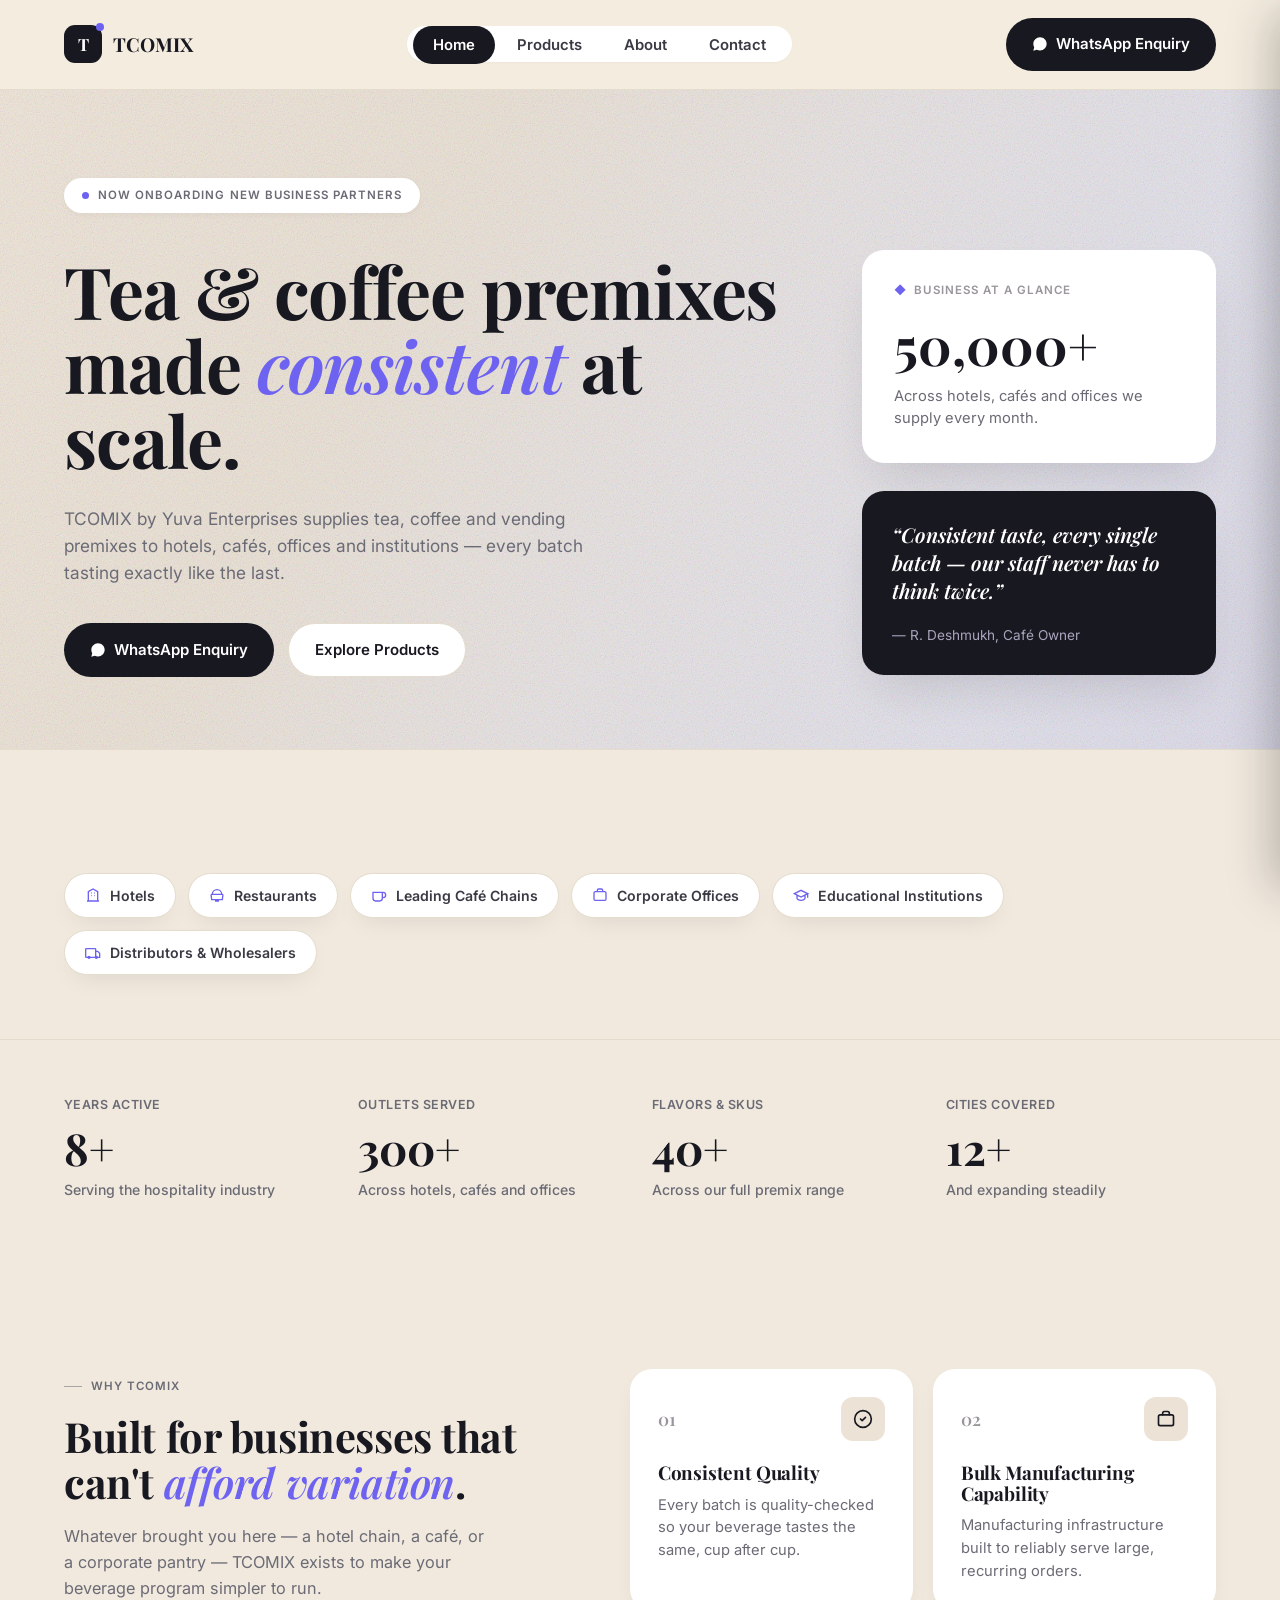
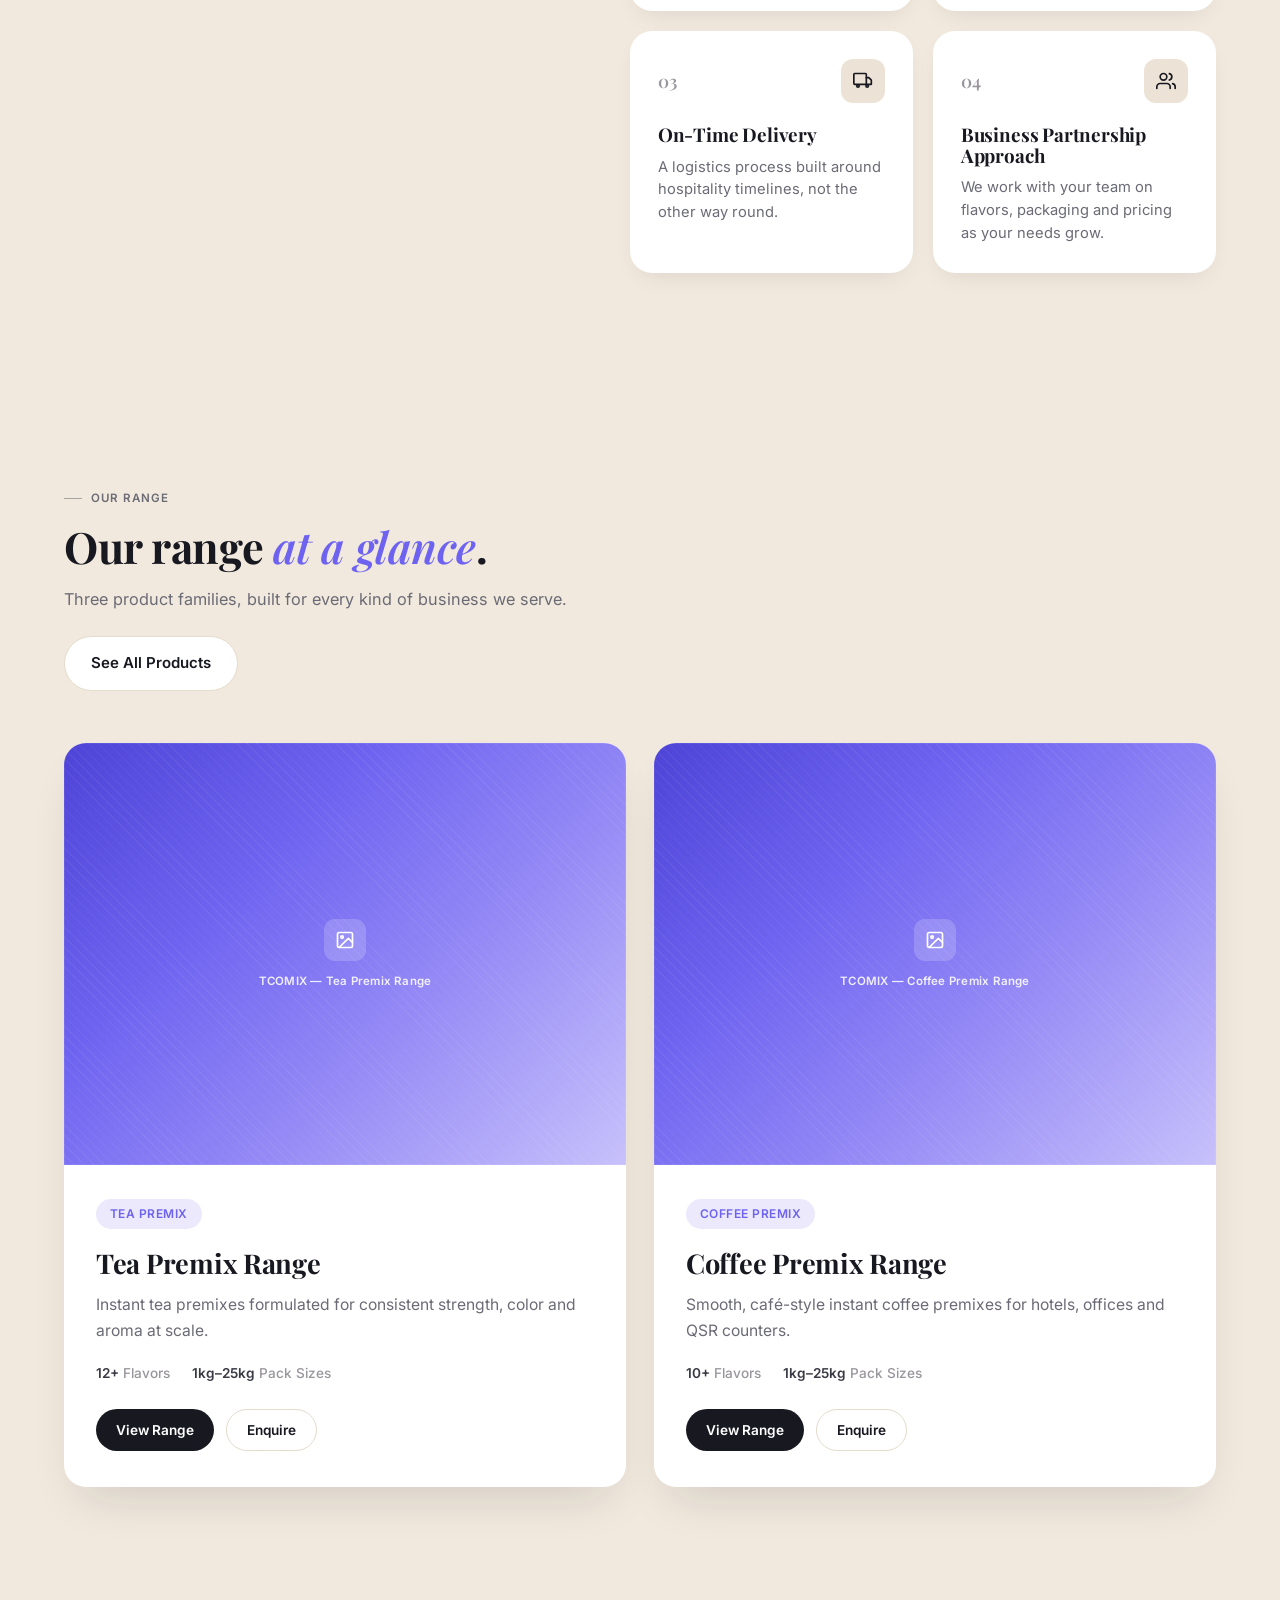
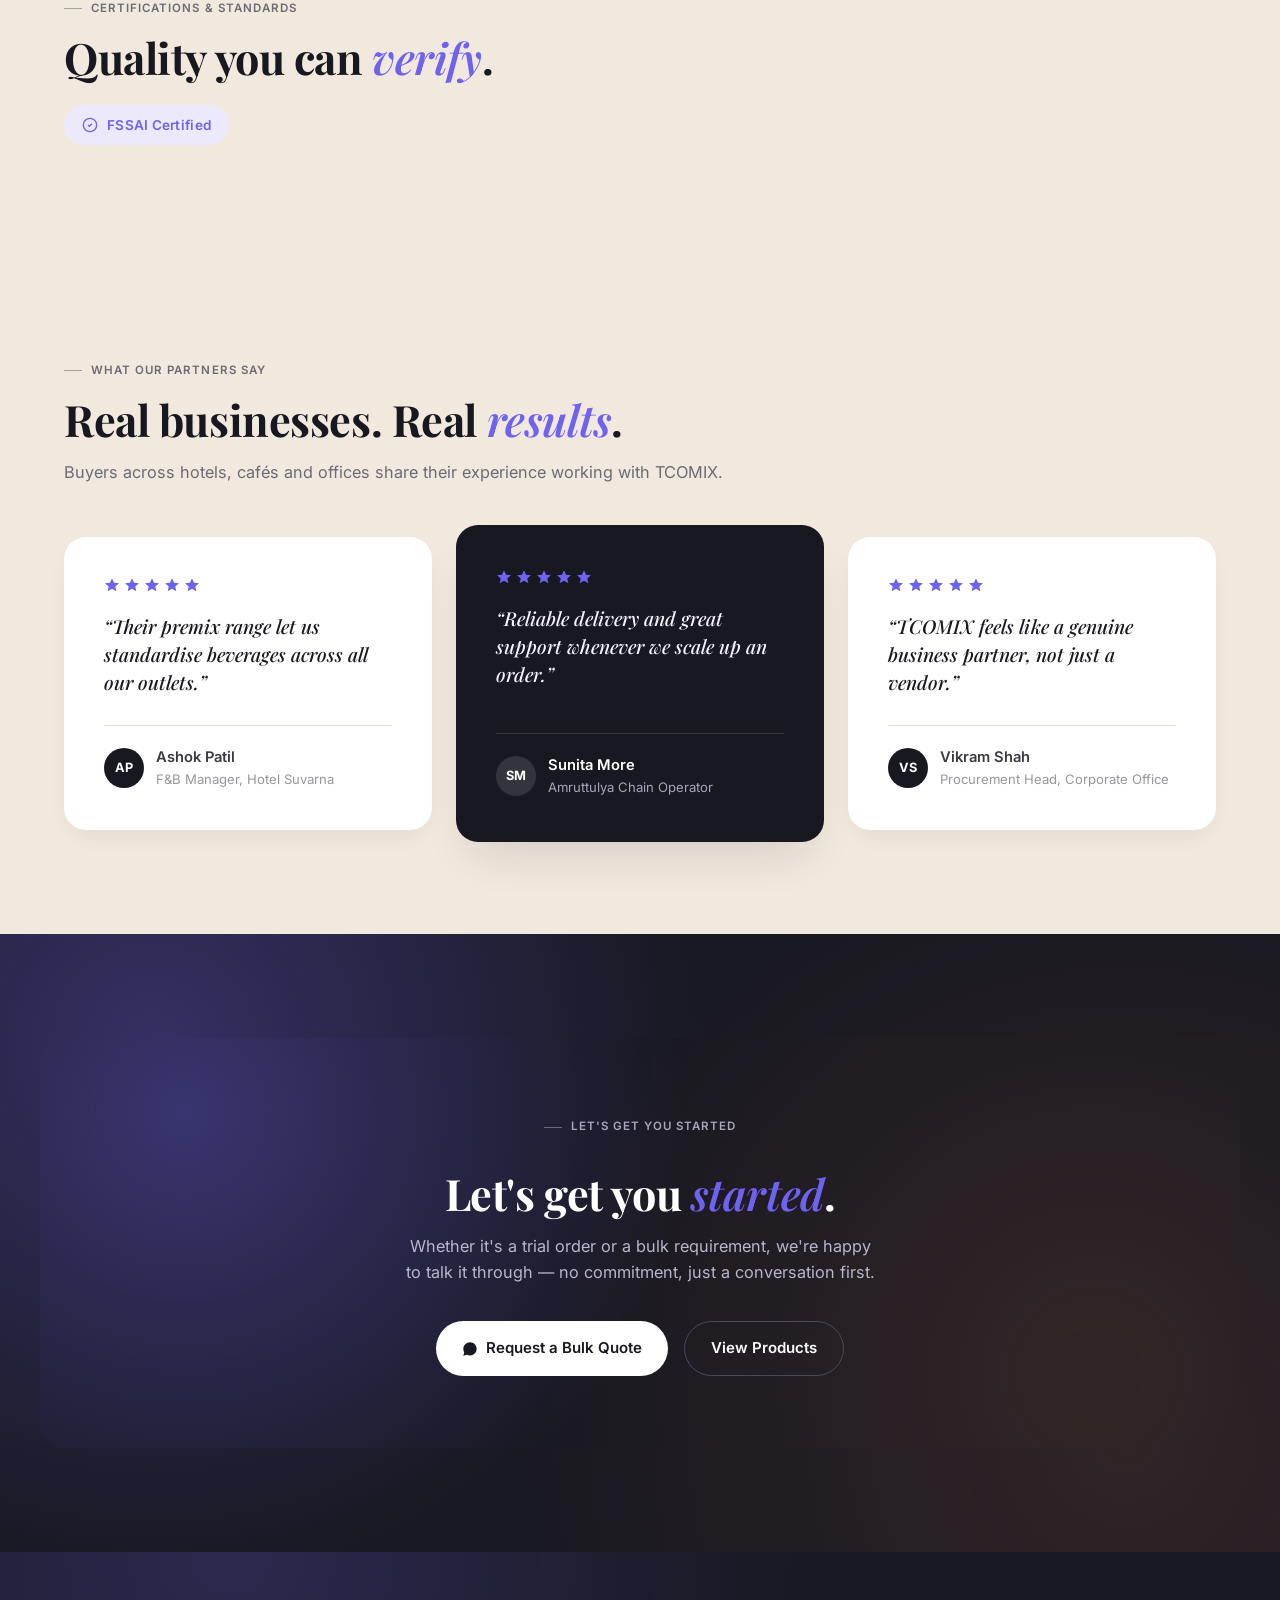
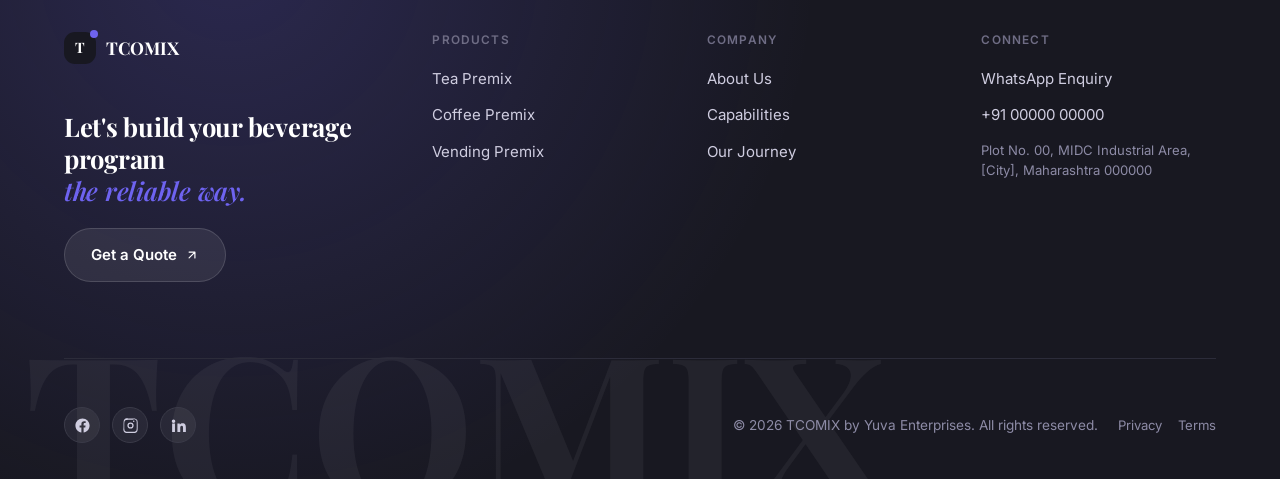
<file: index.html>
<!DOCTYPE html>
<html lang="en">
<head>
  <meta charset="UTF-8" />
  <meta name="viewport" content="width=device-width, initial-scale=1.0" />
  <title>TCOMIX by Yuva Enterprises | Premium Tea &amp; Coffee Premix Manufacturer</title>
  <meta name="description" content="TCOMIX by Yuva Enterprises — reliable tea, coffee and vending premix manufacturing for hotels, cafés, offices, and distributors. Enquire on WhatsApp." />
  <!-- PLACEHOLDER — swap in the real production domain before launch -->
  <link rel="canonical" href="https://www.tcomix.example/index.html" />
  <meta property="og:type" content="website" />
  <meta property="og:site_name" content="TCOMIX by Yuva Enterprises" />
  <meta property="og:title" content="TCOMIX by Yuva Enterprises | Premium Tea &amp; Coffee Premix Manufacturer" />
  <meta property="og:description" content="TCOMIX by Yuva Enterprises — reliable tea, coffee and vending premix manufacturing for hotels, cafés, offices, and distributors. Enquire on WhatsApp." />
  <meta property="og:url" content="https://www.tcomix.example/index.html" />
  <meta name="twitter:card" content="summary" />
  <link rel="icon" type="image/svg+xml" href="data:image/svg+xml,%3Csvg xmlns='http://www.w3.org/2000/svg' viewBox='0 0 40 40'%3E%3Crect width='40' height='40' rx='11' fill='%23181821'/%3E%3Ccircle cx='32' cy='8' r='4' fill='%236e63f0'/%3E%3Ctext x='50%25' y='56%25' font-family='Georgia,serif' font-size='22' font-weight='700' fill='%23ffffff' text-anchor='middle' dominant-baseline='middle'%3ET%3C/text%3E%3C/svg%3E" />
  <link rel="preconnect" href="https://fonts.googleapis.com" />
  <link rel="preconnect" href="https://fonts.gstatic.com" crossorigin />
  <link rel="stylesheet" href="css/style.css" />
</head>
<body>

  <!-- ============================== HEADER ============================== -->
  <header class="site-header">
    <div class="container nav-bar">

      <a href="index.html" class="nav-logo">
        <span class="nav-logo-mark">T</span>
        <span>TCOMIX</span>
      </a>

      <nav aria-label="Primary">
        <ul class="nav-links">
          <li><a href="index.html" class="active">Home</a></li>
          <li><a href="products.html">Products</a></li>
          <li><a href="about.html">About</a></li>
          <li><a href="contact.html">Contact</a></li>
        </ul>
      </nav>

      <div class="nav-cta">
        <a class="btn btn-dark" href="https://wa.me/910000000000?text=Hi%2C%20I%27m%20interested%20in%20TCOMIX%20tea%20%26%20coffee%20premixes.%20Can%20you%20share%20more%20details%3F" target="_blank" rel="noopener">
          <svg class="icon-svg" viewBox="0 0 24 24" fill="currentColor" aria-hidden="true"><path d="M17.5 14.4c-.3-.1-1.6-.8-1.9-.9-.2-.1-.4-.1-.6.1-.2.2-.6.9-.8 1.1-.1.2-.3.2-.5.1-1.4-.6-2.6-1.5-3.6-2.8-.1-.2-.1-.4.1-.6l.6-.7c.1-.1.1-.3 0-.5-.1-.2-.6-1.5-.8-1.9-.2-.5-.4-.4-.6-.4h-.5c-.2 0-.5.1-.7.3-.7.7-1.1 1.5-1.1 2.5.1 1.2.6 2.4 1.4 3.4 1.5 1.9 3.3 3.2 5.6 3.9.6.2 1.2.3 1.8.2.7-.1 1.5-.6 1.8-1.3.1-.2.2-.5.1-.7-.1-.1-.2-.2-.3-.3zM12 2C6.5 2 2 6.5 2 12c0 1.8.5 3.5 1.3 5L2 22l5.2-1.4c1.4.8 3.1 1.2 4.8 1.2 5.5 0 10-4.5 10-10S17.5 2 12 2z"/></svg>
          <span>WhatsApp Enquiry</span>
        </a>
      </div>

      <a class="nav-cta-icon" href="https://wa.me/910000000000?text=Hi%2C%20I%27m%20interested%20in%20TCOMIX%20tea%20%26%20coffee%20premixes." target="_blank" rel="noopener" aria-label="Message us on WhatsApp">
        <svg class="icon-svg" viewBox="0 0 24 24" fill="currentColor" aria-hidden="true"><path d="M17.5 14.4c-.3-.1-1.6-.8-1.9-.9-.2-.1-.4-.1-.6.1-.2.2-.6.9-.8 1.1-.1.2-.3.2-.5.1-1.4-.6-2.6-1.5-3.6-2.8-.1-.2-.1-.4.1-.6l.6-.7c.1-.1.1-.3 0-.5-.1-.2-.6-1.5-.8-1.9-.2-.5-.4-.4-.6-.4h-.5c-.2 0-.5.1-.7.3-.7.7-1.1 1.5-1.1 2.5.1 1.2.6 2.4 1.4 3.4 1.5 1.9 3.3 3.2 5.6 3.9.6.2 1.2.3 1.8.2.7-.1 1.5-.6 1.8-1.3.1-.2.2-.5.1-.7-.1-.1-.2-.2-.3-.3zM12 2C6.5 2 2 6.5 2 12c0 1.8.5 3.5 1.3 5L2 22l5.2-1.4c1.4.8 3.1 1.2 4.8 1.2 5.5 0 10-4.5 10-10S17.5 2 12 2z"/></svg>
      </a>
      <button class="nav-mobile-toggle" aria-label="Open menu" aria-expanded="false" aria-controls="mobile-nav-panel">
        <span></span>
      </button>

    </div>

    <div class="nav-mobile-backdrop" aria-hidden="true"></div>
    <div class="nav-mobile-panel" id="mobile-nav-panel" role="dialog" aria-modal="true" aria-label="Mobile navigation" aria-hidden="true" tabindex="-1" inert>
      <a href="index.html" class="active">Home</a>
      <a href="products.html">Products</a>
      <a href="about.html">About</a>
      <a href="contact.html">Contact</a>
    </div>
  </header>

  <main>

    <!-- ============================== HERO ============================== -->
    <section class="hero">
      <div class="container hero-grid">

        <div class="hero-content">
          <span class="status-badge">
            <span class="status-dot"></span>
            <span class="eyebrow">NOW ONBOARDING NEW BUSINESS PARTNERS</span>
          </span>

          <h1 class="hero-headline">
            Tea &amp; coffee premixes made <span class="accent">consistent</span> at scale.
          </h1>

          <p class="hero-subtext">
            TCOMIX by Yuva Enterprises supplies tea, coffee and vending premixes to hotels, cafés,
            offices and institutions &mdash; every batch tasting exactly like the last.
          </p>

          <div class="hero-actions">
            <a class="btn btn-dark" href="https://wa.me/910000000000?text=Hi%2C%20I%27m%20interested%20in%20TCOMIX%20tea%20%26%20coffee%20premixes.%20Can%20you%20share%20more%20details%3F" target="_blank" rel="noopener">
              <svg class="icon-svg" viewBox="0 0 24 24" fill="currentColor" aria-hidden="true"><path d="M17.5 14.4c-.3-.1-1.6-.8-1.9-.9-.2-.1-.4-.1-.6.1-.2.2-.6.9-.8 1.1-.1.2-.3.2-.5.1-1.4-.6-2.6-1.5-3.6-2.8-.1-.2-.1-.4.1-.6l.6-.7c.1-.1.1-.3 0-.5-.1-.2-.6-1.5-.8-1.9-.2-.5-.4-.4-.6-.4h-.5c-.2 0-.5.1-.7.3-.7.7-1.1 1.5-1.1 2.5.1 1.2.6 2.4 1.4 3.4 1.5 1.9 3.3 3.2 5.6 3.9.6.2 1.2.3 1.8.2.7-.1 1.5-.6 1.8-1.3.1-.2.2-.5.1-.7-.1-.1-.2-.2-.3-.3zM12 2C6.5 2 2 6.5 2 12c0 1.8.5 3.5 1.3 5L2 22l5.2-1.4c1.4.8 3.1 1.2 4.8 1.2 5.5 0 10-4.5 10-10S17.5 2 12 2z"/></svg>
              <span>WhatsApp Enquiry</span>
            </a>
            <a class="btn btn-outline" href="products.html">
              <span>Explore Products</span>
            </a>
          </div>
        </div>

        <div class="hero-cards">
          <div class="stat-card">
            <div class="eyebrow"><span class="spark">&#9670;</span> Business at a Glance</div>
            <div class="stat-number" data-hero-stat-value>50,000+</div>
            <p class="stat-desc" data-hero-stat-desc>Cups served monthly across our partner outlets.</p>
          </div>

          <div class="testimonial-card">
            <p class="quote" data-hero-quote>&ldquo;Consistent taste, every single batch.&rdquo;</p>
            <p class="attribution" data-hero-attribution>&mdash; R. Deshmukh, Café Owner</p>
          </div>
        </div>

      </div>
    </section>

    <!-- ============================== TRUST STRIP ============================== -->
    <section class="trust-strip">
      <div class="container">
        <div class="section-header" style="margin-bottom:24px;">
          <span class="eyebrow">Trusted By</span>
        </div>
        <div class="pill-row">
          <span class="trust-pill"><svg class="icon-svg" viewBox="0 0 24 24" fill="none" stroke="currentColor" stroke-width="2"><path d="M3 21h18M5 21V7l7-4 7 4v14M9 9h1m4 0h1m-6 4h1m4 0h1"/></svg>Hotels</span>
          <span class="trust-pill"><svg class="icon-svg" viewBox="0 0 24 24" fill="none" stroke="currentColor" stroke-width="2"><path d="M3 11h18M5 11a7 7 0 0 1 14 0M3 11l1 8h16l1-8M9 21h6"/></svg>Restaurants</span>
          <span class="trust-pill"><svg class="icon-svg" viewBox="0 0 24 24" fill="none" stroke="currentColor" stroke-width="2"><path d="M17 8h1a4 4 0 1 1 0 8h-1M3 8h14v9a4 4 0 0 1-4 4H7a4 4 0 0 1-4-4V8z"/></svg>Leading Café Chains</span>
          <span class="trust-pill"><svg class="icon-svg" viewBox="0 0 24 24" fill="none" stroke="currentColor" stroke-width="2"><rect x="3" y="7" width="18" height="13" rx="2"/><path d="M8 7V5a2 2 0 0 1 2-2h4a2 2 0 0 1 2 2v2"/></svg>Corporate Offices</span>
          <span class="trust-pill"><svg class="icon-svg" viewBox="0 0 24 24" fill="none" stroke="currentColor" stroke-width="2"><path d="M22 10v6M2 10l10-5 10 5-10 5-10-5zm4 2v5c0 1.1 2.7 3 6 3s6-1.9 6-3v-5"/></svg>Educational Institutions</span>
          <span class="trust-pill"><svg class="icon-svg" viewBox="0 0 24 24" fill="none" stroke="currentColor" stroke-width="2"><rect x="1" y="7" width="15" height="13" rx="1"/><path d="M16 11h3l3 3v6h-6"/><circle cx="6" cy="20" r="1.5"/><circle cx="17" cy="20" r="1.5"/></svg>Distributors &amp; Wholesalers</span>
        </div>
      </div>
    </section>

    <!-- ============================== STATS STRIP ============================== -->
    <section class="stats-strip">
      <div class="container">
        <div class="stats-grid">
          <div class="stats-block">
            <p class="eyebrow">Years Active</p>
            <div class="stat-number" data-stat="years">8+</div>
            <p class="stat-label">Serving the hospitality industry</p>
          </div>
          <div class="stats-block">
            <p class="eyebrow">Outlets Served</p>
            <div class="stat-number" data-stat="outlets">300+</div>
            <p class="stat-label">Across hotels, cafés and offices</p>
          </div>
          <div class="stats-block">
            <p class="eyebrow">Flavors &amp; SKUs</p>
            <div class="stat-number" data-stat="flavors">40+</div>
            <p class="stat-label">Across our full premix range</p>
          </div>
          <div class="stats-block">
            <p class="eyebrow">Cities Covered</p>
            <div class="stat-number" data-stat="cities">12+</div>
            <p class="stat-label">And expanding steadily</p>
          </div>
        </div>
      </div>
    </section>

    <!-- ============================== WHY TCOMIX ============================== -->
    <section class="section" id="why-tcomix">
      <div class="container why-grid">

        <div class="why-intro">
          <span class="eyebrow">Why TCOMIX</span>
          <h2 class="why-title">Built for businesses that can't <span class="accent">afford variation</span>.</h2>
          <p class="why-desc">Whatever brought you here &mdash; a hotel chain, a café, or a corporate pantry &mdash; TCOMIX exists to make your beverage program simpler to run.</p>
        </div>

        <div class="why-cards-grid">
          <div class="why-card">
            <div class="why-card-top">
              <span class="why-card-number">01</span>
              <div class="why-card-icon">
                <svg class="icon-svg" viewBox="0 0 24 24" fill="none" stroke="currentColor" stroke-width="2" stroke-linecap="round" stroke-linejoin="round"><path d="M9 12l2 2 4-4"/><circle cx="12" cy="12" r="10"/></svg>
              </div>
            </div>
            <h3 class="why-card-title">Consistent Quality</h3>
            <p class="why-card-desc">Every batch is quality-checked so your beverage tastes the same, cup after cup.</p>
          </div>

          <div class="why-card">
            <div class="why-card-top">
              <span class="why-card-number">02</span>
              <div class="why-card-icon">
                <svg class="icon-svg" viewBox="0 0 24 24" fill="none" stroke="currentColor" stroke-width="2" stroke-linecap="round" stroke-linejoin="round"><rect x="3" y="7" width="18" height="13" rx="2"/><path d="M8 7V5a2 2 0 0 1 2-2h4a2 2 0 0 1 2 2v2"/></svg>
              </div>
            </div>
            <h3 class="why-card-title">Bulk Manufacturing Capability</h3>
            <p class="why-card-desc">Manufacturing infrastructure built to reliably serve large, recurring orders.</p>
          </div>

          <div class="why-card">
            <div class="why-card-top">
              <span class="why-card-number">03</span>
              <div class="why-card-icon">
                <svg class="icon-svg" viewBox="0 0 24 24" fill="none" stroke="currentColor" stroke-width="2" stroke-linecap="round" stroke-linejoin="round"><rect x="1" y="3" width="15" height="13" rx="1"/><path d="M16 8h3l3 3v5h-6"/><circle cx="6" cy="18" r="1.5"/><circle cx="17" cy="18" r="1.5"/></svg>
              </div>
            </div>
            <h3 class="why-card-title">On-Time Delivery</h3>
            <p class="why-card-desc">A logistics process built around hospitality timelines, not the other way round.</p>
          </div>

          <div class="why-card">
            <div class="why-card-top">
              <span class="why-card-number">04</span>
              <div class="why-card-icon">
                <svg class="icon-svg" viewBox="0 0 24 24" fill="none" stroke="currentColor" stroke-width="2" stroke-linecap="round" stroke-linejoin="round"><path d="M17 21v-2a4 4 0 0 0-4-4H5a4 4 0 0 0-4 4v2"/><circle cx="9" cy="7" r="4"/><path d="M23 21v-2a4 4 0 0 0-3-3.87M16 3.13a4 4 0 0 1 0 7.75"/></svg>
              </div>
            </div>
            <h3 class="why-card-title">Business Partnership Approach</h3>
            <p class="why-card-desc">We work with your team on flavors, packaging and pricing as your needs grow.</p>
          </div>
        </div>

      </div>
    </section>

    <!-- ============================== PRODUCT HIGHLIGHTS ============================== -->
    <section class="section" id="products">
      <div class="container">
        <div class="section-header" style="display:flex; align-items:flex-end; justify-content:space-between; gap:24px; flex-wrap:wrap;">
          <div>
            <span class="eyebrow">Our Range</span>
            <h2 class="section-title">Our range <span class="accent">at a glance</span>.</h2>
            <p class="section-desc">Three product families, built for every kind of business we serve.</p>
          </div>
          <a class="btn btn-outline" href="products.html">
            <span>See All Products</span>
          </a>
        </div>

        <div class="venue-grid">
          <div class="venue-card">
            <div class="ph-image ratio-4-3" data-label="TCOMIX — Tea Premix Range"></div>
            <div class="venue-card-body">
              <span class="venue-card-tag">Tea Premix</span>
              <h3 class="venue-card-title">Tea Premix Range</h3>
              <p class="venue-card-desc">Instant tea premixes formulated for consistent strength, color and aroma at scale.</p>
              <div class="venue-card-meta">
                <span><strong>12+</strong> Flavors</span>
                <span><strong>1kg&ndash;25kg</strong> Pack Sizes</span>
              </div>
              <div class="venue-card-actions">
                <a class="btn btn-dark btn-sm" href="products.html#tea-premix">View Range</a>
                <a class="btn btn-outline btn-sm" href="https://wa.me/910000000000?text=Hi%2C%20I%27d%20like%20to%20know%20more%20about%20TCOMIX%20Tea%20Premix.">Enquire</a>
              </div>
            </div>
          </div>

          <div class="venue-card">
            <div class="ph-image ratio-4-3" data-label="TCOMIX — Coffee Premix Range"></div>
            <div class="venue-card-body">
              <span class="venue-card-tag">Coffee Premix</span>
              <h3 class="venue-card-title">Coffee Premix Range</h3>
              <p class="venue-card-desc">Smooth, café-style instant coffee premixes for hotels, offices and QSR counters.</p>
              <div class="venue-card-meta">
                <span><strong>10+</strong> Flavors</span>
                <span><strong>1kg&ndash;25kg</strong> Pack Sizes</span>
              </div>
              <div class="venue-card-actions">
                <a class="btn btn-dark btn-sm" href="products.html#coffee-premix">View Range</a>
                <a class="btn btn-outline btn-sm" href="https://wa.me/910000000000?text=Hi%2C%20I%27d%20like%20to%20know%20more%20about%20TCOMIX%20Coffee%20Premix.">Enquire</a>
              </div>
            </div>
          </div>
        </div>
      </div>
    </section>

    <!-- ============================== CERTIFICATIONS ============================== -->
    <section class="section" style="padding-top:0;">
      <div class="container">
        <div class="section-header" style="margin-bottom:24px;">
          <span class="eyebrow">Certifications &amp; Standards</span>
          <h2 class="section-title">Quality you can <span class="accent">verify</span>.</h2>
        </div>
        <div class="pill-row">
          <span class="cert-pill"><svg class="icon-svg" viewBox="0 0 24 24" fill="none" stroke="currentColor" stroke-width="2"><path d="M9 12l2 2 4-4"/><circle cx="12" cy="12" r="10"/></svg>FSSAI Certified</span>
          <!-- PLACEHOLDER — add further certifications once confirmed -->
        </div>
      </div>
    </section>

    <!-- ============================== TESTIMONIALS ============================== -->
    <section class="section" id="testimonials">
      <div class="container">
        <div class="section-header">
          <span class="eyebrow">What Our Partners Say</span>
          <h2 class="section-title">Real businesses. Real <span class="accent">results</span>.</h2>
          <p class="section-desc">Buyers across hotels, cafés and offices share their experience working with TCOMIX.</p>
        </div>

        <div class="testimonials-grid">
          <div class="testimonial-block">
            <div class="stars" aria-hidden="true">
              <svg viewBox="0 0 20 20" fill="currentColor"><path d="M10 1.5l2.6 5.6 6.1.6-4.6 4.1 1.3 6-5.4-3.1-5.4 3.1 1.3-6-4.6-4.1 6.1-.6z"/></svg>
              <svg viewBox="0 0 20 20" fill="currentColor"><path d="M10 1.5l2.6 5.6 6.1.6-4.6 4.1 1.3 6-5.4-3.1-5.4 3.1 1.3-6-4.6-4.1 6.1-.6z"/></svg>
              <svg viewBox="0 0 20 20" fill="currentColor"><path d="M10 1.5l2.6 5.6 6.1.6-4.6 4.1 1.3 6-5.4-3.1-5.4 3.1 1.3-6-4.6-4.1 6.1-.6z"/></svg>
              <svg viewBox="0 0 20 20" fill="currentColor"><path d="M10 1.5l2.6 5.6 6.1.6-4.6 4.1 1.3 6-5.4-3.1-5.4 3.1 1.3-6-4.6-4.1 6.1-.6z"/></svg>
              <svg viewBox="0 0 20 20" fill="currentColor"><path d="M10 1.5l2.6 5.6 6.1.6-4.6 4.1 1.3 6-5.4-3.1-5.4 3.1 1.3-6-4.6-4.1 6.1-.6z"/></svg>
            </div>
            <p class="quote">&ldquo;Their premix range let us standardise beverages across all our outlets.&rdquo;</p>
            <div class="attribution">
              <span class="avatar">AP</span>
              <div>
                <p class="attribution-name">Ashok Patil</p>
                <p class="attribution-meta">F&amp;B Manager, Hotel Suvarna</p>
              </div>
            </div>
          </div>

          <div class="testimonial-block dark">
            <div class="stars" aria-hidden="true">
              <svg viewBox="0 0 20 20" fill="currentColor"><path d="M10 1.5l2.6 5.6 6.1.6-4.6 4.1 1.3 6-5.4-3.1-5.4 3.1 1.3-6-4.6-4.1 6.1-.6z"/></svg>
              <svg viewBox="0 0 20 20" fill="currentColor"><path d="M10 1.5l2.6 5.6 6.1.6-4.6 4.1 1.3 6-5.4-3.1-5.4 3.1 1.3-6-4.6-4.1 6.1-.6z"/></svg>
              <svg viewBox="0 0 20 20" fill="currentColor"><path d="M10 1.5l2.6 5.6 6.1.6-4.6 4.1 1.3 6-5.4-3.1-5.4 3.1 1.3-6-4.6-4.1 6.1-.6z"/></svg>
              <svg viewBox="0 0 20 20" fill="currentColor"><path d="M10 1.5l2.6 5.6 6.1.6-4.6 4.1 1.3 6-5.4-3.1-5.4 3.1 1.3-6-4.6-4.1 6.1-.6z"/></svg>
              <svg viewBox="0 0 20 20" fill="currentColor"><path d="M10 1.5l2.6 5.6 6.1.6-4.6 4.1 1.3 6-5.4-3.1-5.4 3.1 1.3-6-4.6-4.1 6.1-.6z"/></svg>
            </div>
            <p class="quote">&ldquo;Reliable delivery and great support whenever we scale up an order.&rdquo;</p>
            <div class="attribution">
              <span class="avatar">SM</span>
              <div>
                <p class="attribution-name">Sunita More</p>
                <p class="attribution-meta">Amruttulya Chain Operator</p>
              </div>
            </div>
          </div>

          <div class="testimonial-block">
            <div class="stars" aria-hidden="true">
              <svg viewBox="0 0 20 20" fill="currentColor"><path d="M10 1.5l2.6 5.6 6.1.6-4.6 4.1 1.3 6-5.4-3.1-5.4 3.1 1.3-6-4.6-4.1 6.1-.6z"/></svg>
              <svg viewBox="0 0 20 20" fill="currentColor"><path d="M10 1.5l2.6 5.6 6.1.6-4.6 4.1 1.3 6-5.4-3.1-5.4 3.1 1.3-6-4.6-4.1 6.1-.6z"/></svg>
              <svg viewBox="0 0 20 20" fill="currentColor"><path d="M10 1.5l2.6 5.6 6.1.6-4.6 4.1 1.3 6-5.4-3.1-5.4 3.1 1.3-6-4.6-4.1 6.1-.6z"/></svg>
              <svg viewBox="0 0 20 20" fill="currentColor"><path d="M10 1.5l2.6 5.6 6.1.6-4.6 4.1 1.3 6-5.4-3.1-5.4 3.1 1.3-6-4.6-4.1 6.1-.6z"/></svg>
              <svg viewBox="0 0 20 20" fill="currentColor"><path d="M10 1.5l2.6 5.6 6.1.6-4.6 4.1 1.3 6-5.4-3.1-5.4 3.1 1.3-6-4.6-4.1 6.1-.6z"/></svg>
            </div>
            <p class="quote">&ldquo;TCOMIX feels like a genuine business partner, not just a vendor.&rdquo;</p>
            <div class="attribution">
              <span class="avatar">VS</span>
              <div>
                <p class="attribution-name">Vikram Shah</p>
                <p class="attribution-meta">Procurement Head, Corporate Office</p>
              </div>
            </div>
          </div>
        </div>
      </div>
    </section>

    <!-- ============================== FINAL CTA ============================== -->
    <section class="final-cta-section" id="contact-cta">
      <div class="container">
        <span class="eyebrow">Let's Get You Started</span>
        <h2 class="section-title">Let's get you <span class="accent">started</span>.</h2>
        <p class="section-desc-cta">Whether it's a trial order or a bulk requirement, we're happy to talk it through &mdash; no commitment, just a conversation first.</p>
        <div class="final-cta-actions">
          <a class="btn btn-dark" href="https://wa.me/910000000000?text=Hi%2C%20I%27m%20interested%20in%20TCOMIX%20tea%20%26%20coffee%20premixes.%20Can%20you%20share%20more%20details%3F" target="_blank" rel="noopener">
            <svg class="icon-svg" viewBox="0 0 24 24" fill="currentColor" aria-hidden="true"><path d="M17.5 14.4c-.3-.1-1.6-.8-1.9-.9-.2-.1-.4-.1-.6.1-.2.2-.6.9-.8 1.1-.1.2-.3.2-.5.1-1.4-.6-2.6-1.5-3.6-2.8-.1-.2-.1-.4.1-.6l.6-.7c.1-.1.1-.3 0-.5-.1-.2-.6-1.5-.8-1.9-.2-.5-.4-.4-.6-.4h-.5c-.2 0-.5.1-.7.3-.7.7-1.1 1.5-1.1 2.5.1 1.2.6 2.4 1.4 3.4 1.5 1.9 3.3 3.2 5.6 3.9.6.2 1.2.3 1.8.2.7-.1 1.5-.6 1.8-1.3.1-.2.2-.5.1-.7-.1-.1-.2-.2-.3-.3zM12 2C6.5 2 2 6.5 2 12c0 1.8.5 3.5 1.3 5L2 22l5.2-1.4c1.4.8 3.1 1.2 4.8 1.2 5.5 0 10-4.5 10-10S17.5 2 12 2z"/></svg>
            <span>Request a Bulk Quote</span>
          </a>
          <a class="btn btn-outline" href="products.html">
            <span>View Products</span>
          </a>
        </div>
      </div>
    </section>

  </main>

  <!-- ============================== FOOTER ============================== -->
  <footer class="site-footer" data-watermark="TCOMIX">
    <div class="container">
      <div class="footer-grid">

        <div class="footer-about">
          <div class="footer-brand">
            <span class="nav-logo-mark">T</span>
            <span>TCOMIX</span>
          </div>
          <h2 class="footer-headline">Let's build your beverage program<span class="accent">the reliable way.</span></h2>
          <a class="btn btn-dark footer-cta-btn" href="https://wa.me/910000000000?text=Hi%2C%20I%27m%20interested%20in%20TCOMIX%20tea%20%26%20coffee%20premixes." target="_blank" rel="noopener">
            <span>Get a Quote</span>
            <svg class="icon-svg" viewBox="0 0 24 24" fill="none" stroke="currentColor" stroke-width="2" stroke-linecap="round" stroke-linejoin="round" aria-hidden="true"><path d="M7 17 17 7M7 7h10v10"/></svg>
          </a>
        </div>

        <div class="footer-col">
          <p class="footer-heading">Products</p>
          <div class="footer-links">
            <a href="products.html#tea-premix">Tea Premix</a>
            <a href="products.html#coffee-premix">Coffee Premix</a>
            <a href="products.html#vending-premix">Vending Premix</a>
          </div>
        </div>

        <div class="footer-col">
          <p class="footer-heading">Company</p>
          <div class="footer-links">
            <a href="about.html">About Us</a>
            <a href="about.html#capabilities">Capabilities</a>
            <a href="about.html#journey">Our Journey</a>
          </div>
        </div>

        <div class="footer-col">
          <p class="footer-heading">Connect</p>
          <div class="footer-links">
            <a href="https://wa.me/910000000000?text=Hi%2C%20I%27m%20interested%20in%20TCOMIX%20tea%20%26%20coffee%20premixes.">WhatsApp Enquiry</a>
            <a href="tel:+910000000000" data-contact-phone>+91 00000 00000</a>
            <span class="footer-sub" data-contact-address>Plot No. 00, MIDC Industrial Area, [City], Maharashtra 000000</span>
          </div>
        </div>

      </div>

      <hr class="footer-divider" />

      <div class="footer-bottom">
        <div class="footer-social">
          <a href="#" aria-label="Facebook"><svg viewBox="0 0 24 24" fill="currentColor" aria-hidden="true"><path d="M22 12.06C22 6.5 17.52 2 12 2S2 6.5 2 12.06C2 17.06 5.66 21.2 10.44 22v-7.02H7.9v-2.92h2.54V9.84c0-2.5 1.49-3.89 3.78-3.89 1.09 0 2.24.2 2.24.2v2.46h-1.26c-1.24 0-1.63.77-1.63 1.56v1.87h2.78l-.44 2.92h-2.34V22C18.34 21.2 22 17.06 22 12.06z"/></svg></a>
          <a href="#" aria-label="Instagram"><svg viewBox="0 0 24 24" fill="currentColor" aria-hidden="true"><path d="M12 2.2c3.2 0 3.58.01 4.85.07 1.17.06 1.97.24 2.43.4.6.23 1.03.5 1.48.95.45.45.72.88.95 1.48.16.46.34 1.26.4 2.43.06 1.27.07 1.65.07 4.85s-.01 3.58-.07 4.85c-.06 1.17-.24 1.97-.4 2.43-.23.6-.5 1.03-.95 1.48-.45.45-.88.72-1.48.95-.46.16-1.26.34-2.43.4-1.27.06-1.65.07-4.85.07s-3.58-.01-4.85-.07c-1.17-.06-1.97-.24-2.43-.4-.6-.23-1.03-.5-1.48-.95-.45-.45-.72-.88-.95-1.48-.16-.46-.34-1.26-.4-2.43C2.21 15.58 2.2 15.2 2.2 12s.01-3.58.07-4.85c.06-1.17.24-1.97.4-2.43.23-.6.5-1.03.95-1.48.45-.45.88-.72 1.48-.95.46-.16 1.26-.34 2.43-.4C8.42 2.21 8.8 2.2 12 2.2zm0 1.8c-3.14 0-3.5.01-4.74.07-.95.05-1.47.2-1.81.34-.46.18-.78.39-1.12.73-.34.34-.55.66-.73 1.12-.14.34-.29.86-.34 1.81C3.21 8.5 3.2 8.86 3.2 12s.01 3.5.06 4.74c.05.95.2 1.47.34 1.81.18.46.39.78.73 1.12.34.34.66.55 1.12.73.34.14.86.29 1.81.34 1.24.06 1.6.07 4.74.07s3.5-.01 4.74-.07c.95-.05 1.47-.2 1.81-.34.46-.18.78-.39 1.12-.73.34-.34.55-.66.73-1.12.14-.34.29-.86.34-1.81.06-1.24.06-1.6.06-4.74s0-3.5-.06-4.74c-.05-.95-.2-1.47-.34-1.81-.18-.46-.39-.78-.73-1.12-.34-.34-.66-.55-1.12-.73-.34-.14-.86-.29-1.81-.34C15.5 4.01 15.14 4 12 4zm0 3.6a4.4 4.4 0 1 1 0 8.8 4.4 4.4 0 0 1 0-8.8zm0 1.8a2.6 2.6 0 1 0 0 5.2 2.6 2.6 0 0 0 0-5.2zm5.6-3.4a1.04 1.04 0 1 1-2.08 0 1.04 1.04 0 0 1 2.08 0z"/></svg></a>
          <a href="#" aria-label="LinkedIn"><svg viewBox="0 0 24 24" fill="currentColor" aria-hidden="true"><path d="M4.98 3.5a2.5 2.5 0 1 1 0 5 2.5 2.5 0 0 1 0-5zM3 9h4v12H3V9zm7 0h3.8v1.7h.05c.53-1 1.83-2 3.77-2 4.03 0 4.78 2.65 4.78 6.1V21h-4v-5.5c0-1.3-.02-3-1.83-3-1.83 0-2.11 1.42-2.11 2.9V21h-4V9z"/></svg></a>
        </div>
        <div class="footer-copyright">
          <span>&copy; 2026 TCOMIX by Yuva Enterprises. All rights reserved.</span>
          <div class="footer-legal">
            <a href="#">Privacy</a>
            <a href="#">Terms</a>
          </div>
        </div>
      </div>
    </div>
  </footer>

  <!-- ============================== STICKY MOBILE CTA ============================== -->
  <div class="mobile-sticky-bar" role="region" aria-label="Quick contact">
    <a class="btn btn-dark" href="https://wa.me/910000000000?text=Hi%2C%20I%27m%20interested%20in%20TCOMIX%20tea%20%26%20coffee%20premixes." target="_blank" rel="noopener">
      <svg class="icon-svg" viewBox="0 0 24 24" fill="currentColor" aria-hidden="true"><path d="M17.5 14.4c-.3-.1-1.6-.8-1.9-.9-.2-.1-.4-.1-.6.1-.2.2-.6.9-.8 1.1-.1.2-.3.2-.5.1-1.4-.6-2.6-1.5-3.6-2.8-.1-.2-.1-.4.1-.6l.6-.7c.1-.1.1-.3 0-.5-.1-.2-.6-1.5-.8-1.9-.2-.5-.4-.4-.6-.4h-.5c-.2 0-.5.1-.7.3-.7.7-1.1 1.5-1.1 2.5.1 1.2.6 2.4 1.4 3.4 1.5 1.9 3.3 3.2 5.6 3.9.6.2 1.2.3 1.8.2.7-.1 1.5-.6 1.8-1.3.1-.2.2-.5.1-.7-.1-.1-.2-.2-.3-.3zM12 2C6.5 2 2 6.5 2 12c0 1.8.5 3.5 1.3 5L2 22l5.2-1.4c1.4.8 3.1 1.2 4.8 1.2 5.5 0 10-4.5 10-10S17.5 2 12 2z"/></svg>
      <span>WhatsApp</span>
    </a>
    <a class="btn btn-outline" href="tel:+910000000000">
      <svg class="icon-svg" viewBox="0 0 24 24" fill="currentColor" aria-hidden="true"><path d="M6.6 10.8c1.4 2.7 3.6 5 6.4 6.4l2.1-2.1c.3-.3.7-.4 1-.2 1.1.5 2.4.8 3.7.8.6 0 1 .4 1 1V20c0 .6-.4 1-1 1C10.1 21 3 13.9 3 5c0-.6.4-1 1-1h3.3c.6 0 1 .4 1 1 0 1.3.3 2.6.8 3.7.1.4 0 .8-.2 1L6.6 10.8z"/></svg>
      <span>Call</span>
    </a>
  </div>

  <script src="js/data.js"></script>
  <script src="js/main.js"></script>
</body>
</html>
</file>
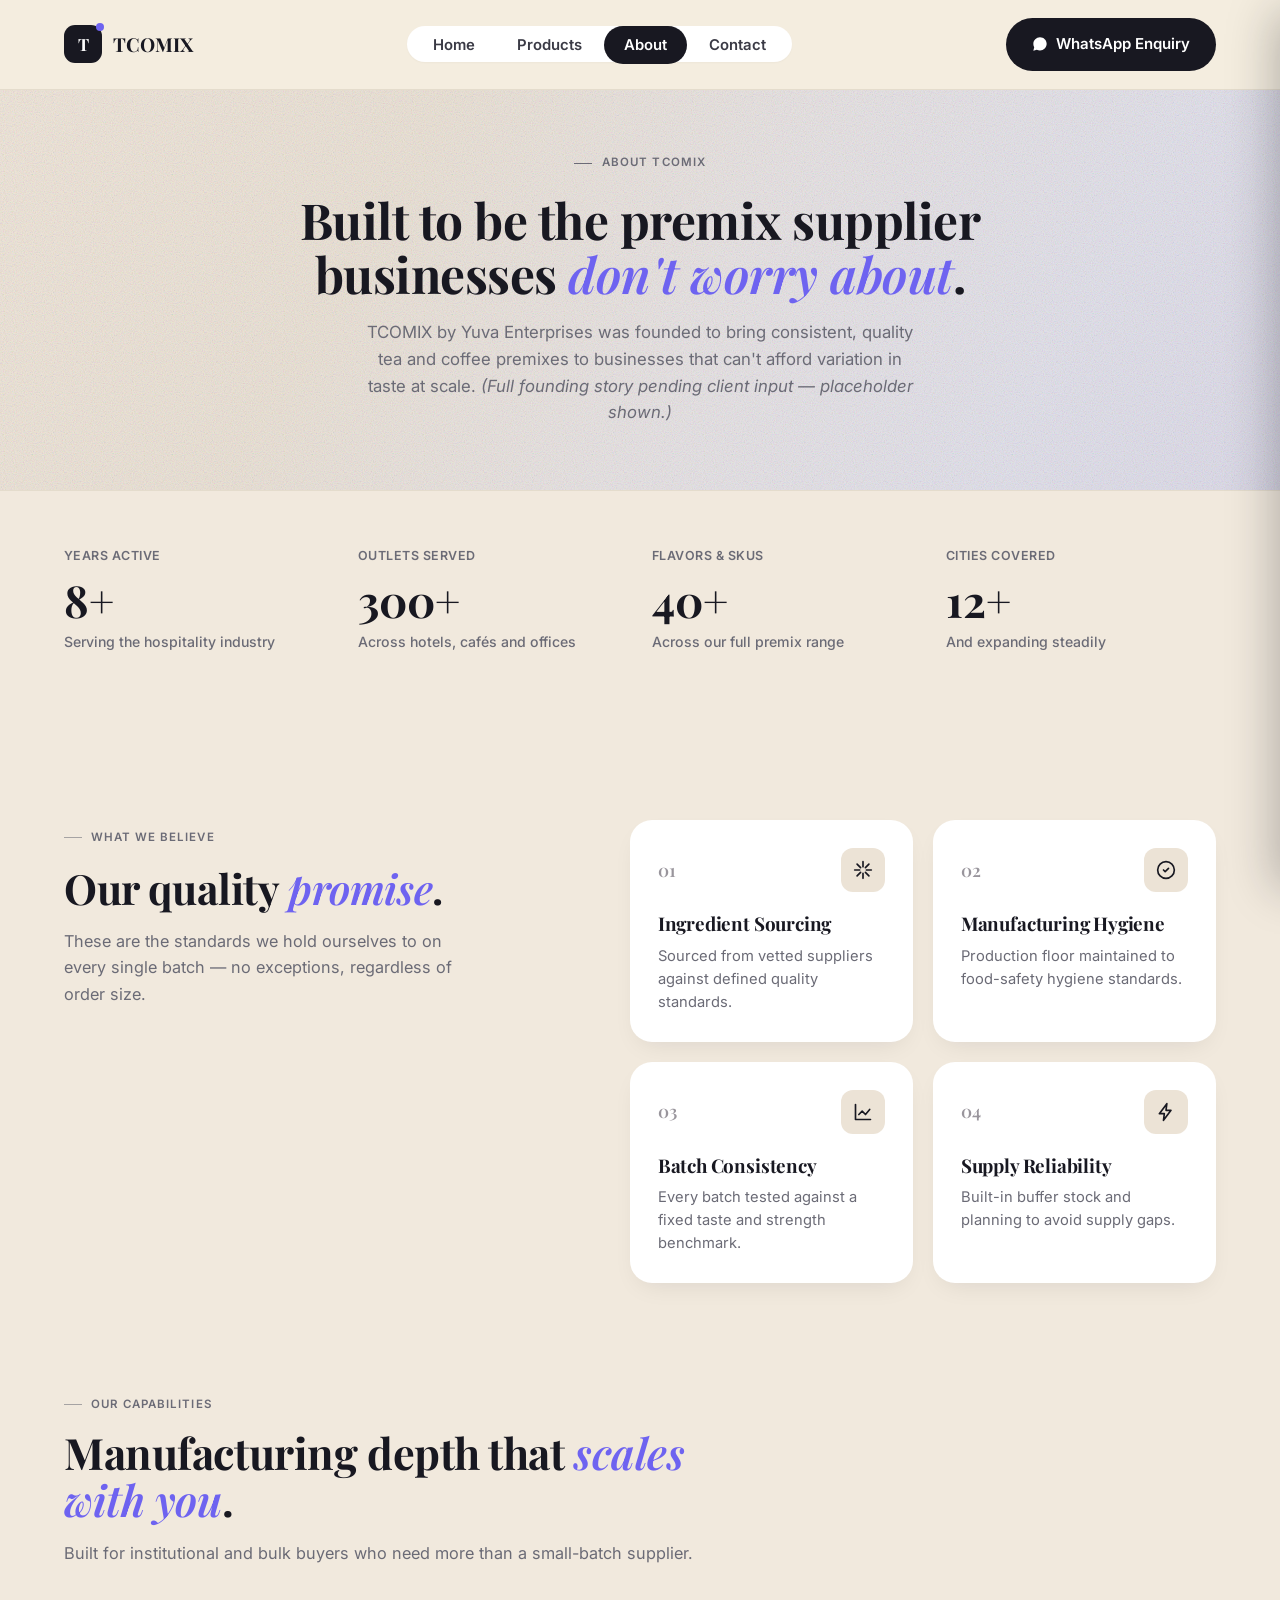
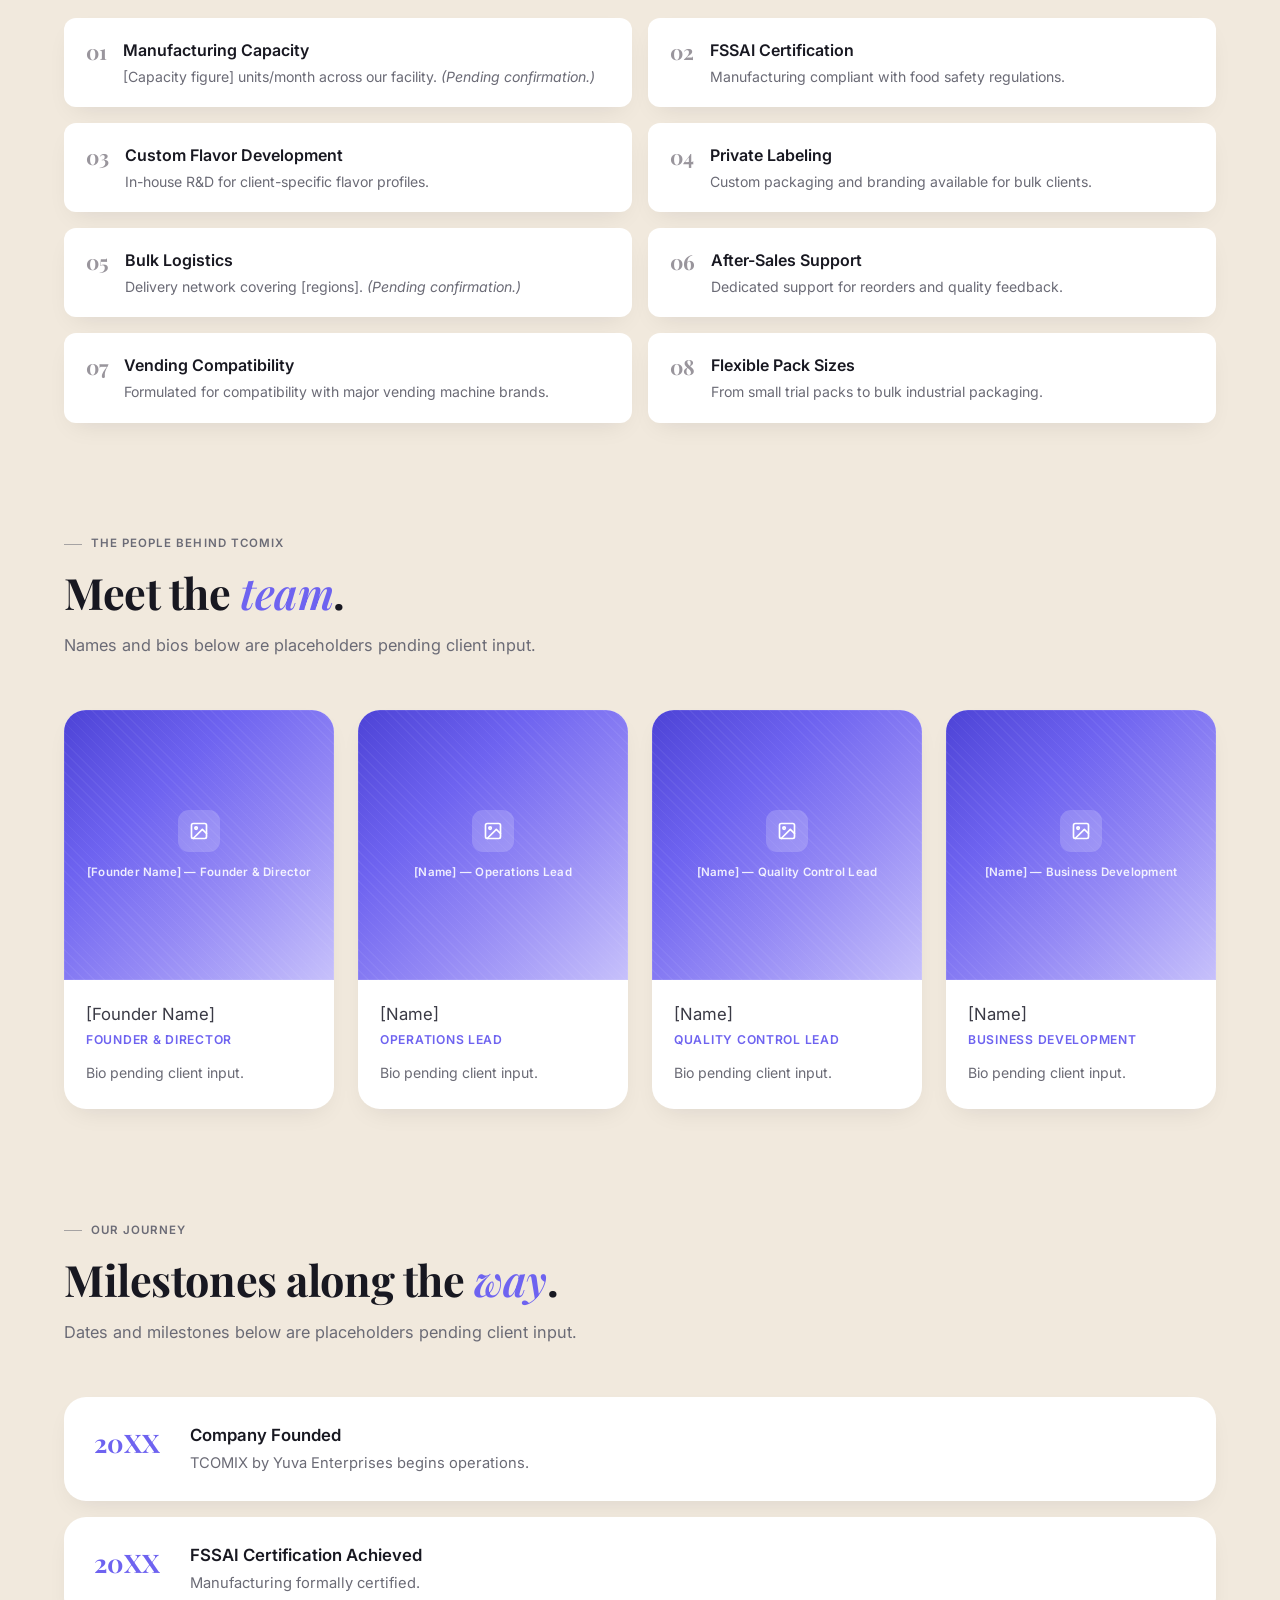
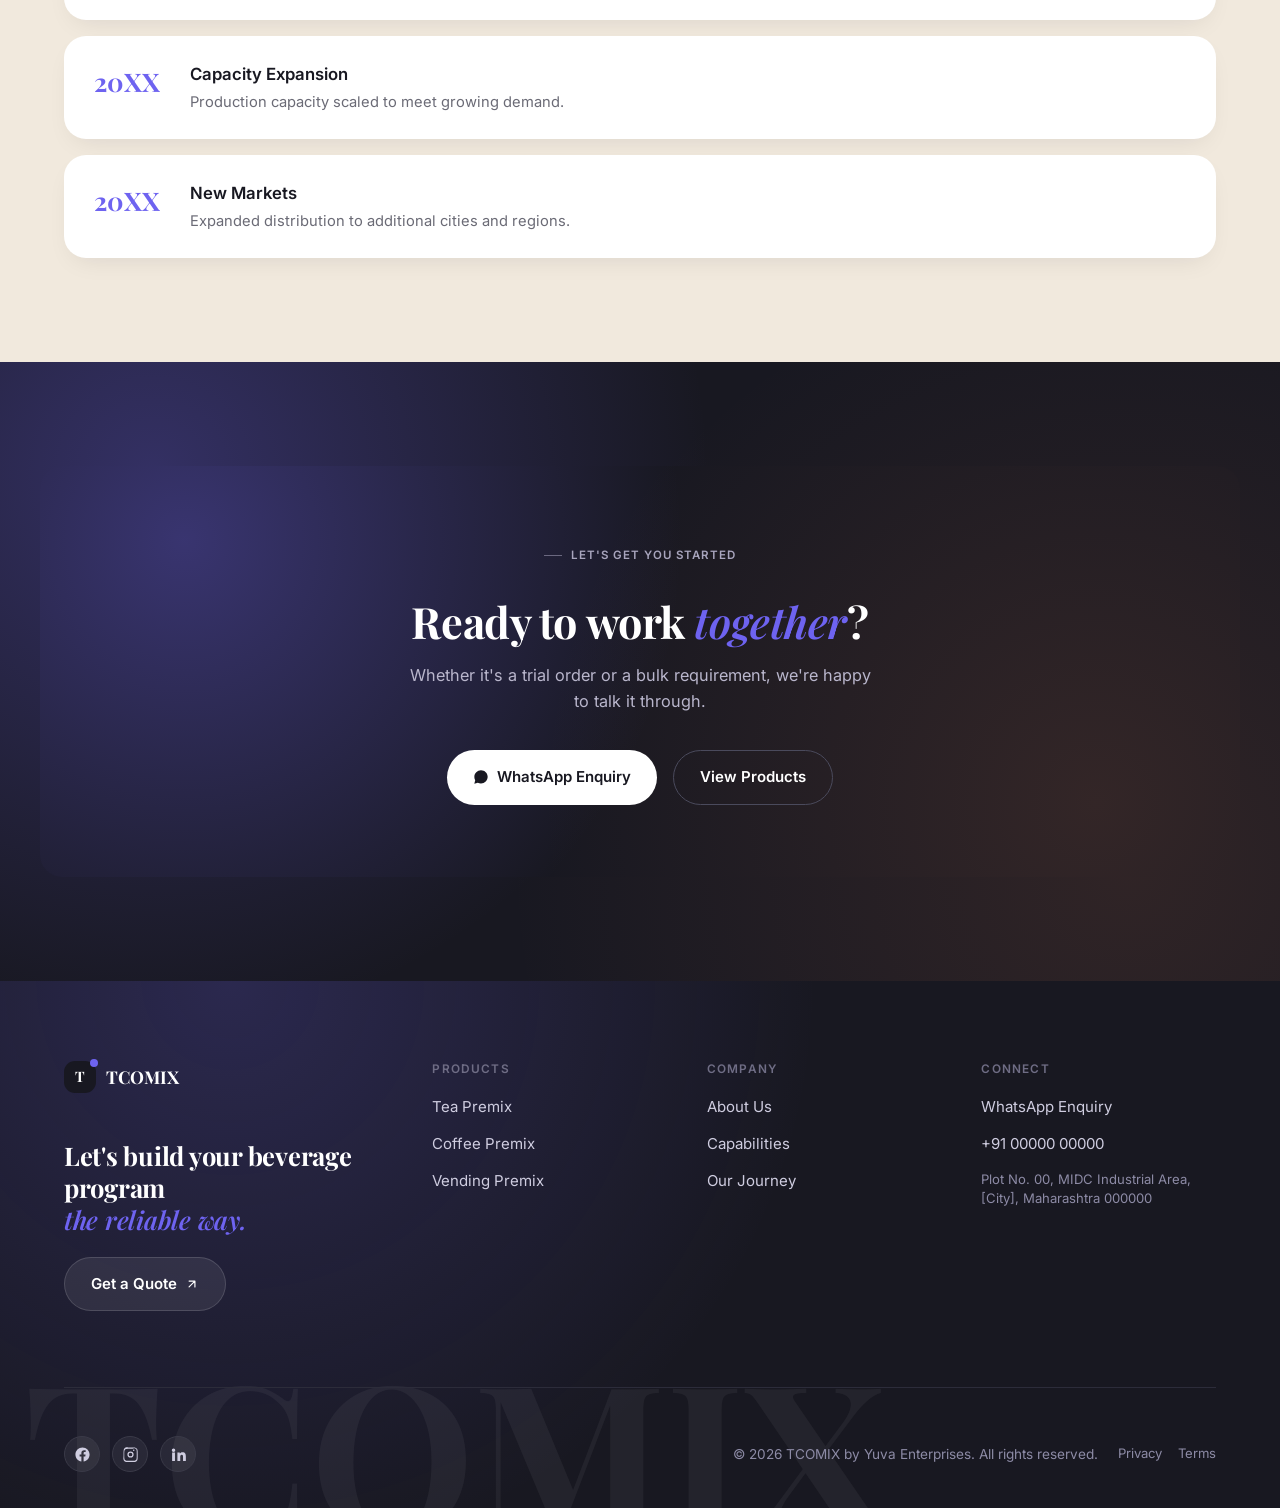
<file: about.html>
<!DOCTYPE html>
<html lang="en">
<head>
  <meta charset="UTF-8" />
  <meta name="viewport" content="width=device-width, initial-scale=1.0" />
  <title>About Us | TCOMIX by Yuva Enterprises</title>
  <meta name="description" content="Learn about TCOMIX by Yuva Enterprises — our story, quality standards, manufacturing capabilities, team, and journey." />
  <!-- PLACEHOLDER — swap in the real production domain before launch -->
  <link rel="canonical" href="https://www.tcomix.example/about.html" />
  <meta property="og:type" content="website" />
  <meta property="og:site_name" content="TCOMIX by Yuva Enterprises" />
  <meta property="og:title" content="About Us | TCOMIX by Yuva Enterprises" />
  <meta property="og:description" content="Learn about TCOMIX by Yuva Enterprises — our story, quality standards, manufacturing capabilities, team, and journey." />
  <meta property="og:url" content="https://www.tcomix.example/about.html" />
  <meta name="twitter:card" content="summary" />
  <link rel="icon" type="image/svg+xml" href="data:image/svg+xml,%3Csvg xmlns='http://www.w3.org/2000/svg' viewBox='0 0 40 40'%3E%3Crect width='40' height='40' rx='11' fill='%23181821'/%3E%3Ccircle cx='32' cy='8' r='4' fill='%236e63f0'/%3E%3Ctext x='50%25' y='56%25' font-family='Georgia,serif' font-size='22' font-weight='700' fill='%23ffffff' text-anchor='middle' dominant-baseline='middle'%3ET%3C/text%3E%3C/svg%3E" />
  <link rel="preconnect" href="https://fonts.googleapis.com" />
  <link rel="preconnect" href="https://fonts.gstatic.com" crossorigin />
  <link rel="stylesheet" href="css/style.css" />
</head>
<body>

  <!-- ============================== HEADER ============================== -->
  <header class="site-header">
    <div class="container nav-bar">

      <a href="index.html" class="nav-logo">
        <span class="nav-logo-mark">T</span>
        <span>TCOMIX</span>
      </a>

      <nav aria-label="Primary">
        <ul class="nav-links">
          <li><a href="index.html">Home</a></li>
          <li><a href="products.html">Products</a></li>
          <li><a href="about.html" class="active">About</a></li>
          <li><a href="contact.html">Contact</a></li>
        </ul>
      </nav>

      <div class="nav-cta">
        <a class="btn btn-dark" href="https://wa.me/910000000000?text=Hi%2C%20I%27d%20like%20to%20know%20more%20about%20TCOMIX." target="_blank" rel="noopener">
          <svg class="icon-svg" viewBox="0 0 24 24" fill="currentColor" aria-hidden="true"><path d="M17.5 14.4c-.3-.1-1.6-.8-1.9-.9-.2-.1-.4-.1-.6.1-.2.2-.6.9-.8 1.1-.1.2-.3.2-.5.1-1.4-.6-2.6-1.5-3.6-2.8-.1-.2-.1-.4.1-.6l.6-.7c.1-.1.1-.3 0-.5-.1-.2-.6-1.5-.8-1.9-.2-.5-.4-.4-.6-.4h-.5c-.2 0-.5.1-.7.3-.7.7-1.1 1.5-1.1 2.5.1 1.2.6 2.4 1.4 3.4 1.5 1.9 3.3 3.2 5.6 3.9.6.2 1.2.3 1.8.2.7-.1 1.5-.6 1.8-1.3.1-.2.2-.5.1-.7-.1-.1-.2-.2-.3-.3zM12 2C6.5 2 2 6.5 2 12c0 1.8.5 3.5 1.3 5L2 22l5.2-1.4c1.4.8 3.1 1.2 4.8 1.2 5.5 0 10-4.5 10-10S17.5 2 12 2z"/></svg>
          <span>WhatsApp Enquiry</span>
        </a>
      </div>

      <a class="nav-cta-icon" href="https://wa.me/910000000000?text=Hi%2C%20I%27d%20like%20to%20know%20more%20about%20TCOMIX." target="_blank" rel="noopener" aria-label="Message us on WhatsApp">
        <svg class="icon-svg" viewBox="0 0 24 24" fill="currentColor" aria-hidden="true"><path d="M17.5 14.4c-.3-.1-1.6-.8-1.9-.9-.2-.1-.4-.1-.6.1-.2.2-.6.9-.8 1.1-.1.2-.3.2-.5.1-1.4-.6-2.6-1.5-3.6-2.8-.1-.2-.1-.4.1-.6l.6-.7c.1-.1.1-.3 0-.5-.1-.2-.6-1.5-.8-1.9-.2-.5-.4-.4-.6-.4h-.5c-.2 0-.5.1-.7.3-.7.7-1.1 1.5-1.1 2.5.1 1.2.6 2.4 1.4 3.4 1.5 1.9 3.3 3.2 5.6 3.9.6.2 1.2.3 1.8.2.7-.1 1.5-.6 1.8-1.3.1-.2.2-.5.1-.7-.1-.1-.2-.2-.3-.3zM12 2C6.5 2 2 6.5 2 12c0 1.8.5 3.5 1.3 5L2 22l5.2-1.4c1.4.8 3.1 1.2 4.8 1.2 5.5 0 10-4.5 10-10S17.5 2 12 2z"/></svg>
      </a>
      <button class="nav-mobile-toggle" aria-label="Open menu" aria-expanded="false" aria-controls="mobile-nav-panel">
        <span></span>
      </button>

    </div>

    <div class="nav-mobile-backdrop" aria-hidden="true"></div>
    <div class="nav-mobile-panel" id="mobile-nav-panel" role="dialog" aria-modal="true" aria-label="Mobile navigation" aria-hidden="true" tabindex="-1" inert>
      <a href="index.html">Home</a>
      <a href="products.html">Products</a>
      <a href="about.html" class="active">About</a>
      <a href="contact.html">Contact</a>
    </div>
  </header>

  <main>

    <!-- ============================== ABOUT HERO ============================== -->
    <section class="page-hero">
      <div class="container">
        <span class="eyebrow">
          <span class="status-dot"></span>
          About TCOMIX
        </span>
        <h1 class="page-hero-title">Built to be the premix supplier businesses <span class="accent">don't worry about</span>.</h1>
        <p class="page-hero-desc">TCOMIX by Yuva Enterprises was founded to bring consistent, quality tea and coffee premixes to businesses that can't afford variation in taste at scale.
          <em>(Full founding story pending client input — placeholder shown.)</em>
        </p>
      </div>
    </section>

    <!-- ============================== STATS BAND ============================== -->
    <section class="stats-strip">
      <div class="container">
        <div class="stats-grid">
          <div class="stats-block">
            <p class="eyebrow">Years Active</p>
            <div class="stat-number" data-stat="years">8+</div>
            <p class="stat-label">Serving the hospitality industry</p>
          </div>
          <div class="stats-block">
            <p class="eyebrow">Outlets Served</p>
            <div class="stat-number" data-stat="outlets">300+</div>
            <p class="stat-label">Across hotels, cafés and offices</p>
          </div>
          <div class="stats-block">
            <p class="eyebrow">Flavors &amp; SKUs</p>
            <div class="stat-number" data-stat="flavors">40+</div>
            <p class="stat-label">Across our full premix range</p>
          </div>
          <div class="stats-block">
            <p class="eyebrow">Cities Covered</p>
            <div class="stat-number" data-stat="cities">12+</div>
            <p class="stat-label">And expanding steadily</p>
          </div>
        </div>
      </div>
    </section>

    <!-- ============================== OUR QUALITY PROMISE ============================== -->
    <section class="section" id="quality-promise">
      <div class="container why-grid">

        <div class="why-intro">
          <span class="eyebrow">What We Believe</span>
          <h2 class="why-title">Our quality <span class="accent">promise</span>.</h2>
          <p class="why-desc">These are the standards we hold ourselves to on every single batch — no exceptions, regardless of order size.</p>
        </div>

        <div class="why-cards-grid">
          <div class="why-card">
            <div class="why-card-top">
              <span class="why-card-number">01</span>
              <div class="why-card-icon">
                <svg class="icon-svg" viewBox="0 0 24 24" fill="none" stroke="currentColor" stroke-width="2" stroke-linecap="round" stroke-linejoin="round"><path d="M12 2v6M12 22v-6M4.9 4.9l4.2 4.2M14.9 14.9l4.2 4.2M2 12h6M16 12h6M4.9 19.1l4.2-4.2M14.9 9.1l4.2-4.2"/></svg>
              </div>
            </div>
            <h3 class="why-card-title">Ingredient Sourcing</h3>
            <p class="why-card-desc">Sourced from vetted suppliers against defined quality standards.</p>
          </div>

          <div class="why-card">
            <div class="why-card-top">
              <span class="why-card-number">02</span>
              <div class="why-card-icon">
                <svg class="icon-svg" viewBox="0 0 24 24" fill="none" stroke="currentColor" stroke-width="2" stroke-linecap="round" stroke-linejoin="round"><path d="M9 12l2 2 4-4"/><circle cx="12" cy="12" r="10"/></svg>
              </div>
            </div>
            <h3 class="why-card-title">Manufacturing Hygiene</h3>
            <p class="why-card-desc">Production floor maintained to food-safety hygiene standards.</p>
          </div>

          <div class="why-card">
            <div class="why-card-top">
              <span class="why-card-number">03</span>
              <div class="why-card-icon">
                <svg class="icon-svg" viewBox="0 0 24 24" fill="none" stroke="currentColor" stroke-width="2" stroke-linecap="round" stroke-linejoin="round"><path d="M3 3v18h18M7 15l4-4 4 4 5-6"/></svg>
              </div>
            </div>
            <h3 class="why-card-title">Batch Consistency</h3>
            <p class="why-card-desc">Every batch tested against a fixed taste and strength benchmark.</p>
          </div>

          <div class="why-card">
            <div class="why-card-top">
              <span class="why-card-number">04</span>
              <div class="why-card-icon">
                <svg class="icon-svg" viewBox="0 0 24 24" fill="none" stroke="currentColor" stroke-width="2" stroke-linecap="round" stroke-linejoin="round"><path d="M13 2L4 14h6l-1 8 9-12h-6l1-8z"/></svg>
              </div>
            </div>
            <h3 class="why-card-title">Supply Reliability</h3>
            <p class="why-card-desc">Built-in buffer stock and planning to avoid supply gaps.</p>
          </div>
        </div>

      </div>
    </section>

    <!-- ============================== OUR CAPABILITIES ============================== -->
    <section class="section" id="capabilities" style="padding-top:0;">
      <div class="container">
        <div class="section-header">
          <span class="eyebrow">Our Capabilities</span>
          <h2 class="section-title">Manufacturing depth that <span class="accent">scales with you</span>.</h2>
          <p class="section-desc">Built for institutional and bulk buyers who need more than a small-batch supplier.</p>
        </div>

        <div class="capabilities-grid">
          <div class="capability-item">
            <span class="capability-index">01</span>
            <div>
              <p class="capability-title">Manufacturing Capacity</p>
              <p class="capability-desc">[Capacity figure] units/month across our facility. <em>(Pending confirmation.)</em></p>
            </div>
          </div>
          <div class="capability-item">
            <span class="capability-index">02</span>
            <div>
              <p class="capability-title">FSSAI Certification</p>
              <p class="capability-desc">Manufacturing compliant with food safety regulations.</p>
            </div>
          </div>
          <div class="capability-item">
            <span class="capability-index">03</span>
            <div>
              <p class="capability-title">Custom Flavor Development</p>
              <p class="capability-desc">In-house R&amp;D for client-specific flavor profiles.</p>
            </div>
          </div>
          <div class="capability-item">
            <span class="capability-index">04</span>
            <div>
              <p class="capability-title">Private Labeling</p>
              <p class="capability-desc">Custom packaging and branding available for bulk clients.</p>
            </div>
          </div>
          <div class="capability-item">
            <span class="capability-index">05</span>
            <div>
              <p class="capability-title">Bulk Logistics</p>
              <p class="capability-desc">Delivery network covering [regions]. <em>(Pending confirmation.)</em></p>
            </div>
          </div>
          <div class="capability-item">
            <span class="capability-index">06</span>
            <div>
              <p class="capability-title">After-Sales Support</p>
              <p class="capability-desc">Dedicated support for reorders and quality feedback.</p>
            </div>
          </div>
          <div class="capability-item">
            <span class="capability-index">07</span>
            <div>
              <p class="capability-title">Vending Compatibility</p>
              <p class="capability-desc">Formulated for compatibility with major vending machine brands.</p>
            </div>
          </div>
          <div class="capability-item">
            <span class="capability-index">08</span>
            <div>
              <p class="capability-title">Flexible Pack Sizes</p>
              <p class="capability-desc">From small trial packs to bulk industrial packaging.</p>
            </div>
          </div>
        </div>
      </div>
    </section>

    <!-- ============================== TEAM ============================== -->
    <section class="section" id="team" style="padding-top:0;">
      <div class="container">
        <div class="section-header">
          <span class="eyebrow">The People Behind TCOMIX</span>
          <h2 class="section-title">Meet the <span class="accent">team</span>.</h2>
          <p class="section-desc">Names and bios below are placeholders pending client input.</p>
        </div>

        <div class="team-grid">
          <div class="team-card">
            <div class="ph-image ratio-1-1" data-label="[Founder Name] — Founder &amp; Director"></div>
            <div class="team-card-body">
              <p class="team-card-name">[Founder Name]</p>
              <span class="team-card-role">Founder &amp; Director</span>
              <p class="team-card-bio">Bio pending client input.</p>
            </div>
          </div>
          <div class="team-card">
            <div class="ph-image ratio-1-1" data-label="[Name] — Operations Lead"></div>
            <div class="team-card-body">
              <p class="team-card-name">[Name]</p>
              <span class="team-card-role">Operations Lead</span>
              <p class="team-card-bio">Bio pending client input.</p>
            </div>
          </div>
          <div class="team-card">
            <div class="ph-image ratio-1-1" data-label="[Name] — Quality Control Lead"></div>
            <div class="team-card-body">
              <p class="team-card-name">[Name]</p>
              <span class="team-card-role">Quality Control Lead</span>
              <p class="team-card-bio">Bio pending client input.</p>
            </div>
          </div>
          <div class="team-card">
            <div class="ph-image ratio-1-1" data-label="[Name] — Business Development"></div>
            <div class="team-card-body">
              <p class="team-card-name">[Name]</p>
              <span class="team-card-role">Business Development</span>
              <p class="team-card-bio">Bio pending client input.</p>
            </div>
          </div>
        </div>
      </div>
    </section>

    <!-- ============================== OUR JOURNEY ============================== -->
    <section class="section" id="journey" style="padding-top:0;">
      <div class="container">
        <div class="section-header">
          <span class="eyebrow">Our Journey</span>
          <h2 class="section-title">Milestones along the <span class="accent">way</span>.</h2>
          <p class="section-desc">Dates and milestones below are placeholders pending client input.</p>
        </div>

        <div class="journey-list">
          <div class="journey-item">
            <span class="journey-year">20XX</span>
            <div>
              <p class="journey-title">Company Founded</p>
              <p class="journey-desc">TCOMIX by Yuva Enterprises begins operations.</p>
            </div>
          </div>
          <div class="journey-item">
            <span class="journey-year">20XX</span>
            <div>
              <p class="journey-title">FSSAI Certification Achieved</p>
              <p class="journey-desc">Manufacturing formally certified.</p>
            </div>
          </div>
          <div class="journey-item">
            <span class="journey-year">20XX</span>
            <div>
              <p class="journey-title">Capacity Expansion</p>
              <p class="journey-desc">Production capacity scaled to meet growing demand.</p>
            </div>
          </div>
          <div class="journey-item">
            <span class="journey-year">20XX</span>
            <div>
              <p class="journey-title">New Markets</p>
              <p class="journey-desc">Expanded distribution to additional cities and regions.</p>
            </div>
          </div>
        </div>
      </div>
    </section>

    <!-- ============================== FINAL CTA ============================== -->
    <section class="final-cta-section">
      <div class="container">
        <span class="eyebrow">Let's Get You Started</span>
        <h2 class="section-title">Ready to work <span class="accent">together</span>?</h2>
        <p class="section-desc-cta">Whether it's a trial order or a bulk requirement, we're happy to talk it through.</p>
        <div class="final-cta-actions">
          <a class="btn btn-dark" href="https://wa.me/910000000000?text=Hi%2C%20I%27d%20like%20to%20know%20more%20about%20TCOMIX." target="_blank" rel="noopener">
            <svg class="icon-svg" viewBox="0 0 24 24" fill="currentColor" aria-hidden="true"><path d="M17.5 14.4c-.3-.1-1.6-.8-1.9-.9-.2-.1-.4-.1-.6.1-.2.2-.6.9-.8 1.1-.1.2-.3.2-.5.1-1.4-.6-2.6-1.5-3.6-2.8-.1-.2-.1-.4.1-.6l.6-.7c.1-.1.1-.3 0-.5-.1-.2-.6-1.5-.8-1.9-.2-.5-.4-.4-.6-.4h-.5c-.2 0-.5.1-.7.3-.7.7-1.1 1.5-1.1 2.5.1 1.2.6 2.4 1.4 3.4 1.5 1.9 3.3 3.2 5.6 3.9.6.2 1.2.3 1.8.2.7-.1 1.5-.6 1.8-1.3.1-.2.2-.5.1-.7-.1-.1-.2-.2-.3-.3zM12 2C6.5 2 2 6.5 2 12c0 1.8.5 3.5 1.3 5L2 22l5.2-1.4c1.4.8 3.1 1.2 4.8 1.2 5.5 0 10-4.5 10-10S17.5 2 12 2z"/></svg>
            <span>WhatsApp Enquiry</span>
          </a>
          <a class="btn btn-outline" href="products.html">
            <span>View Products</span>
          </a>
        </div>
      </div>
    </section>

  </main>

  <!-- ============================== FOOTER ============================== -->
  <footer class="site-footer" data-watermark="TCOMIX">
    <div class="container">
      <div class="footer-grid">

        <div class="footer-about">
          <div class="footer-brand">
            <span class="nav-logo-mark">T</span>
            <span>TCOMIX</span>
          </div>
          <h2 class="footer-headline">Let's build your beverage program<span class="accent">the reliable way.</span></h2>
          <a class="btn btn-dark footer-cta-btn" href="https://wa.me/910000000000?text=Hi%2C%20I%27m%20interested%20in%20TCOMIX%20tea%20%26%20coffee%20premixes." target="_blank" rel="noopener">
            <span>Get a Quote</span>
            <svg class="icon-svg" viewBox="0 0 24 24" fill="none" stroke="currentColor" stroke-width="2" stroke-linecap="round" stroke-linejoin="round" aria-hidden="true"><path d="M7 17 17 7M7 7h10v10"/></svg>
          </a>
        </div>

        <div class="footer-col">
          <p class="footer-heading">Products</p>
          <div class="footer-links">
            <a href="products.html#tea-premix">Tea Premix</a>
            <a href="products.html#coffee-premix">Coffee Premix</a>
            <a href="products.html#vending-premix">Vending Premix</a>
          </div>
        </div>

        <div class="footer-col">
          <p class="footer-heading">Company</p>
          <div class="footer-links">
            <a href="about.html">About Us</a>
            <a href="about.html#capabilities">Capabilities</a>
            <a href="about.html#journey">Our Journey</a>
          </div>
        </div>

        <div class="footer-col">
          <p class="footer-heading">Connect</p>
          <div class="footer-links">
            <a href="https://wa.me/910000000000?text=Hi%2C%20I%27m%20interested%20in%20TCOMIX%20tea%20%26%20coffee%20premixes.">WhatsApp Enquiry</a>
            <a href="tel:+910000000000" data-contact-phone>+91 00000 00000</a>
            <span class="footer-sub" data-contact-address>Plot No. 00, MIDC Industrial Area, [City], Maharashtra 000000</span>
          </div>
        </div>

      </div>

      <hr class="footer-divider" />

      <div class="footer-bottom">
        <div class="footer-social">
          <a href="#" aria-label="Facebook"><svg viewBox="0 0 24 24" fill="currentColor" aria-hidden="true"><path d="M22 12.06C22 6.5 17.52 2 12 2S2 6.5 2 12.06C2 17.06 5.66 21.2 10.44 22v-7.02H7.9v-2.92h2.54V9.84c0-2.5 1.49-3.89 3.78-3.89 1.09 0 2.24.2 2.24.2v2.46h-1.26c-1.24 0-1.63.77-1.63 1.56v1.87h2.78l-.44 2.92h-2.34V22C18.34 21.2 22 17.06 22 12.06z"/></svg></a>
          <a href="#" aria-label="Instagram"><svg viewBox="0 0 24 24" fill="currentColor" aria-hidden="true"><path d="M12 2.2c3.2 0 3.58.01 4.85.07 1.17.06 1.97.24 2.43.4.6.23 1.03.5 1.48.95.45.45.72.88.95 1.48.16.46.34 1.26.4 2.43.06 1.27.07 1.65.07 4.85s-.01 3.58-.07 4.85c-.06 1.17-.24 1.97-.4 2.43-.23.6-.5 1.03-.95 1.48-.45.45-.88.72-1.48.95-.46.16-1.26.34-2.43.4-1.27.06-1.65.07-4.85.07s-3.58-.01-4.85-.07c-1.17-.06-1.97-.24-2.43-.4-.6-.23-1.03-.5-1.48-.95-.45-.45-.72-.88-.95-1.48-.16-.46-.34-1.26-.4-2.43C2.21 15.58 2.2 15.2 2.2 12s.01-3.58.07-4.85c.06-1.17.24-1.97.4-2.43.23-.6.5-1.03.95-1.48.45-.45.88-.72 1.48-.95.46-.16 1.26-.34 2.43-.4C8.42 2.21 8.8 2.2 12 2.2zm0 1.8c-3.14 0-3.5.01-4.74.07-.95.05-1.47.2-1.81.34-.46.18-.78.39-1.12.73-.34.34-.55.66-.73 1.12-.14.34-.29.86-.34 1.81C3.21 8.5 3.2 8.86 3.2 12s.01 3.5.06 4.74c.05.95.2 1.47.34 1.81.18.46.39.78.73 1.12.34.34.66.55 1.12.73.34.14.86.29 1.81.34 1.24.06 1.6.07 4.74.07s3.5-.01 4.74-.07c.95-.05 1.47-.2 1.81-.34.46-.18.78-.39 1.12-.73.34-.34.55-.66.73-1.12.14-.34.29-.86.34-1.81.06-1.24.06-1.6.06-4.74s0-3.5-.06-4.74c-.05-.95-.2-1.47-.34-1.81-.18-.46-.39-.78-.73-1.12-.34-.34-.66-.55-1.12-.73-.34-.14-.86-.29-1.81-.34C15.5 4.01 15.14 4 12 4zm0 3.6a4.4 4.4 0 1 1 0 8.8 4.4 4.4 0 0 1 0-8.8zm0 1.8a2.6 2.6 0 1 0 0 5.2 2.6 2.6 0 0 0 0-5.2zm5.6-3.4a1.04 1.04 0 1 1-2.08 0 1.04 1.04 0 0 1 2.08 0z"/></svg></a>
          <a href="#" aria-label="LinkedIn"><svg viewBox="0 0 24 24" fill="currentColor" aria-hidden="true"><path d="M4.98 3.5a2.5 2.5 0 1 1 0 5 2.5 2.5 0 0 1 0-5zM3 9h4v12H3V9zm7 0h3.8v1.7h.05c.53-1 1.83-2 3.77-2 4.03 0 4.78 2.65 4.78 6.1V21h-4v-5.5c0-1.3-.02-3-1.83-3-1.83 0-2.11 1.42-2.11 2.9V21h-4V9z"/></svg></a>
        </div>
        <div class="footer-copyright">
          <span>&copy; 2026 TCOMIX by Yuva Enterprises. All rights reserved.</span>
          <div class="footer-legal">
            <a href="#">Privacy</a>
            <a href="#">Terms</a>
          </div>
        </div>
      </div>
    </div>
  </footer>

  <!-- ============================== STICKY MOBILE CTA ============================== -->
  <div class="mobile-sticky-bar" role="region" aria-label="Quick contact">
    <a class="btn btn-dark" href="https://wa.me/910000000000?text=Hi%2C%20I%27d%20like%20to%20know%20more%20about%20TCOMIX." target="_blank" rel="noopener">
      <svg class="icon-svg" viewBox="0 0 24 24" fill="currentColor" aria-hidden="true"><path d="M17.5 14.4c-.3-.1-1.6-.8-1.9-.9-.2-.1-.4-.1-.6.1-.2.2-.6.9-.8 1.1-.1.2-.3.2-.5.1-1.4-.6-2.6-1.5-3.6-2.8-.1-.2-.1-.4.1-.6l.6-.7c.1-.1.1-.3 0-.5-.1-.2-.6-1.5-.8-1.9-.2-.5-.4-.4-.6-.4h-.5c-.2 0-.5.1-.7.3-.7.7-1.1 1.5-1.1 2.5.1 1.2.6 2.4 1.4 3.4 1.5 1.9 3.3 3.2 5.6 3.9.6.2 1.2.3 1.8.2.7-.1 1.5-.6 1.8-1.3.1-.2.2-.5.1-.7-.1-.1-.2-.2-.3-.3zM12 2C6.5 2 2 6.5 2 12c0 1.8.5 3.5 1.3 5L2 22l5.2-1.4c1.4.8 3.1 1.2 4.8 1.2 5.5 0 10-4.5 10-10S17.5 2 12 2z"/></svg>
      <span>WhatsApp</span>
    </a>
    <a class="btn btn-outline" href="tel:+910000000000">
      <svg class="icon-svg" viewBox="0 0 24 24" fill="currentColor" aria-hidden="true"><path d="M6.6 10.8c1.4 2.7 3.6 5 6.4 6.4l2.1-2.1c.3-.3.7-.4 1-.2 1.1.5 2.4.8 3.7.8.6 0 1 .4 1 1V20c0 .6-.4 1-1 1C10.1 21 3 13.9 3 5c0-.6.4-1 1-1h3.3c.6 0 1 .4 1 1 0 1.3.3 2.6.8 3.7.1.4 0 .8-.2 1L6.6 10.8z"/></svg>
      <span>Call</span>
    </a>
  </div>

  <script src="js/data.js"></script>
  <script src="js/main.js"></script>
</body>
</html>
</file>
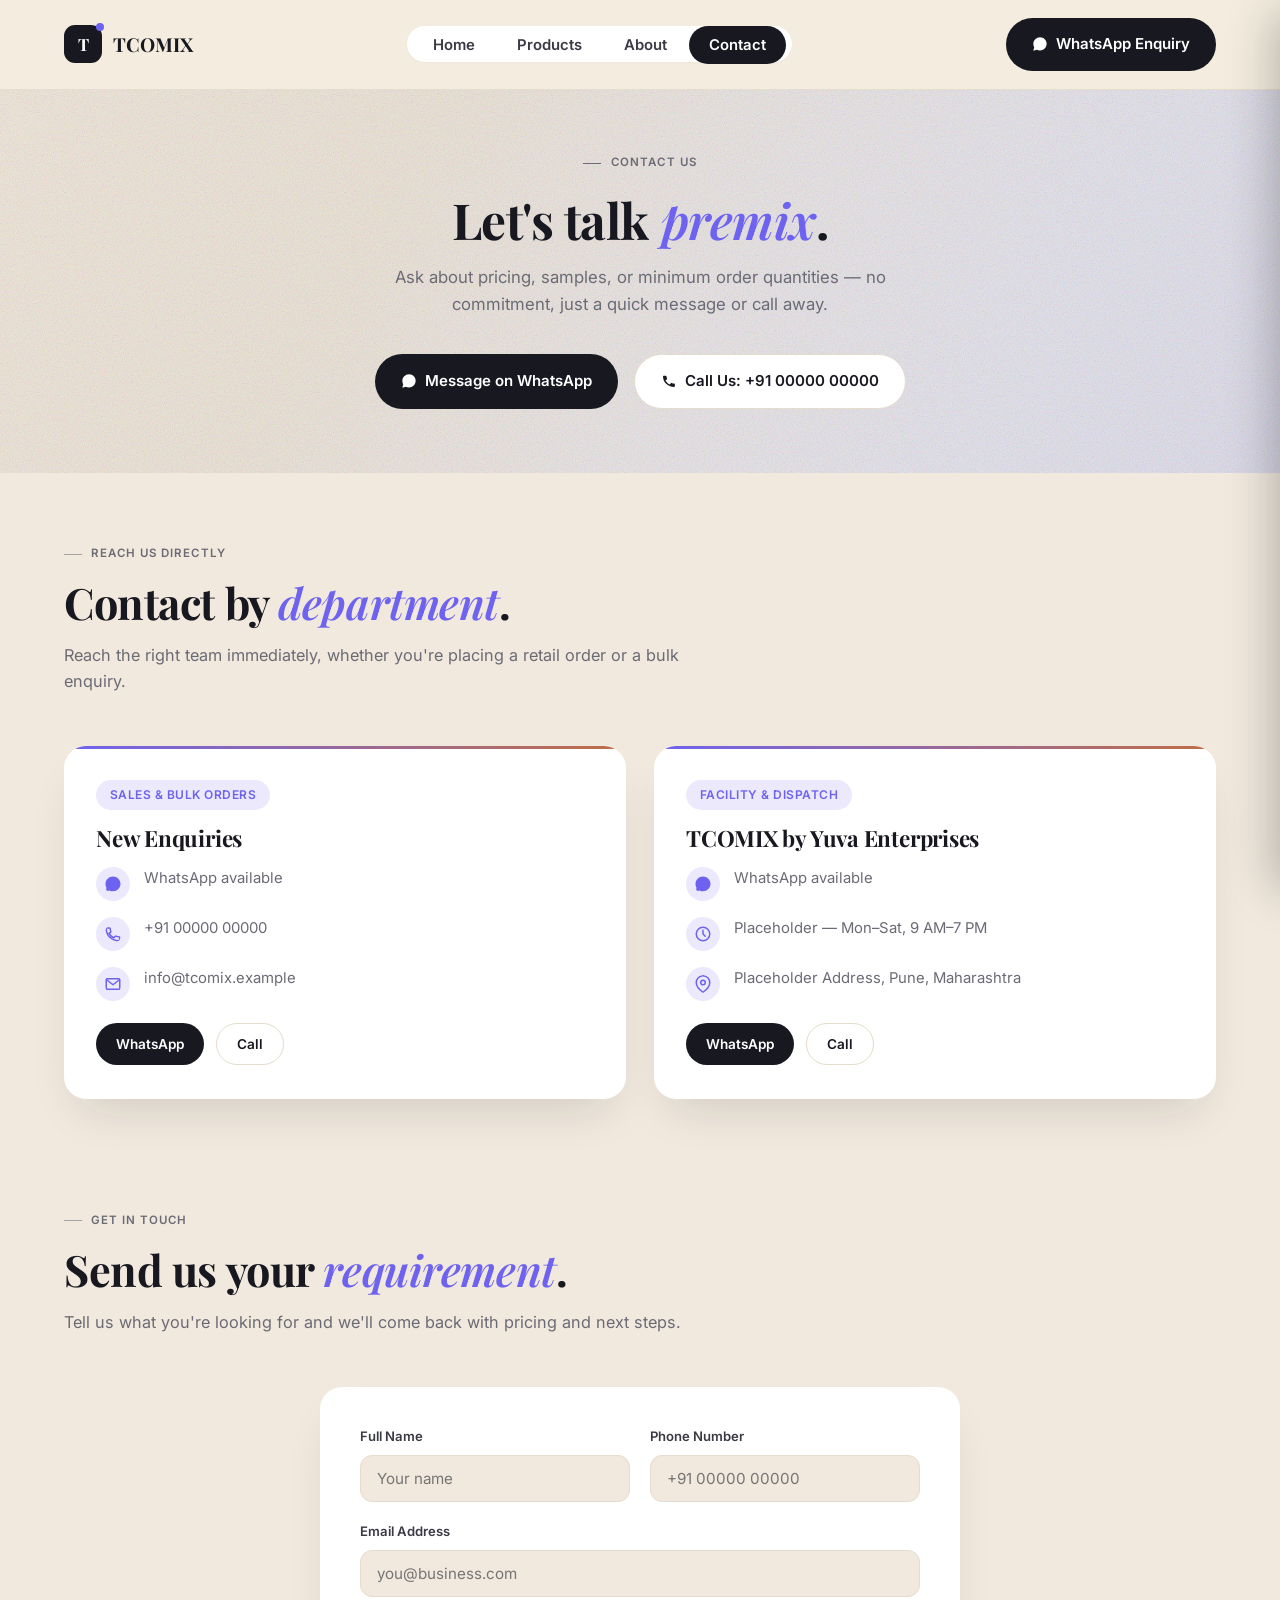
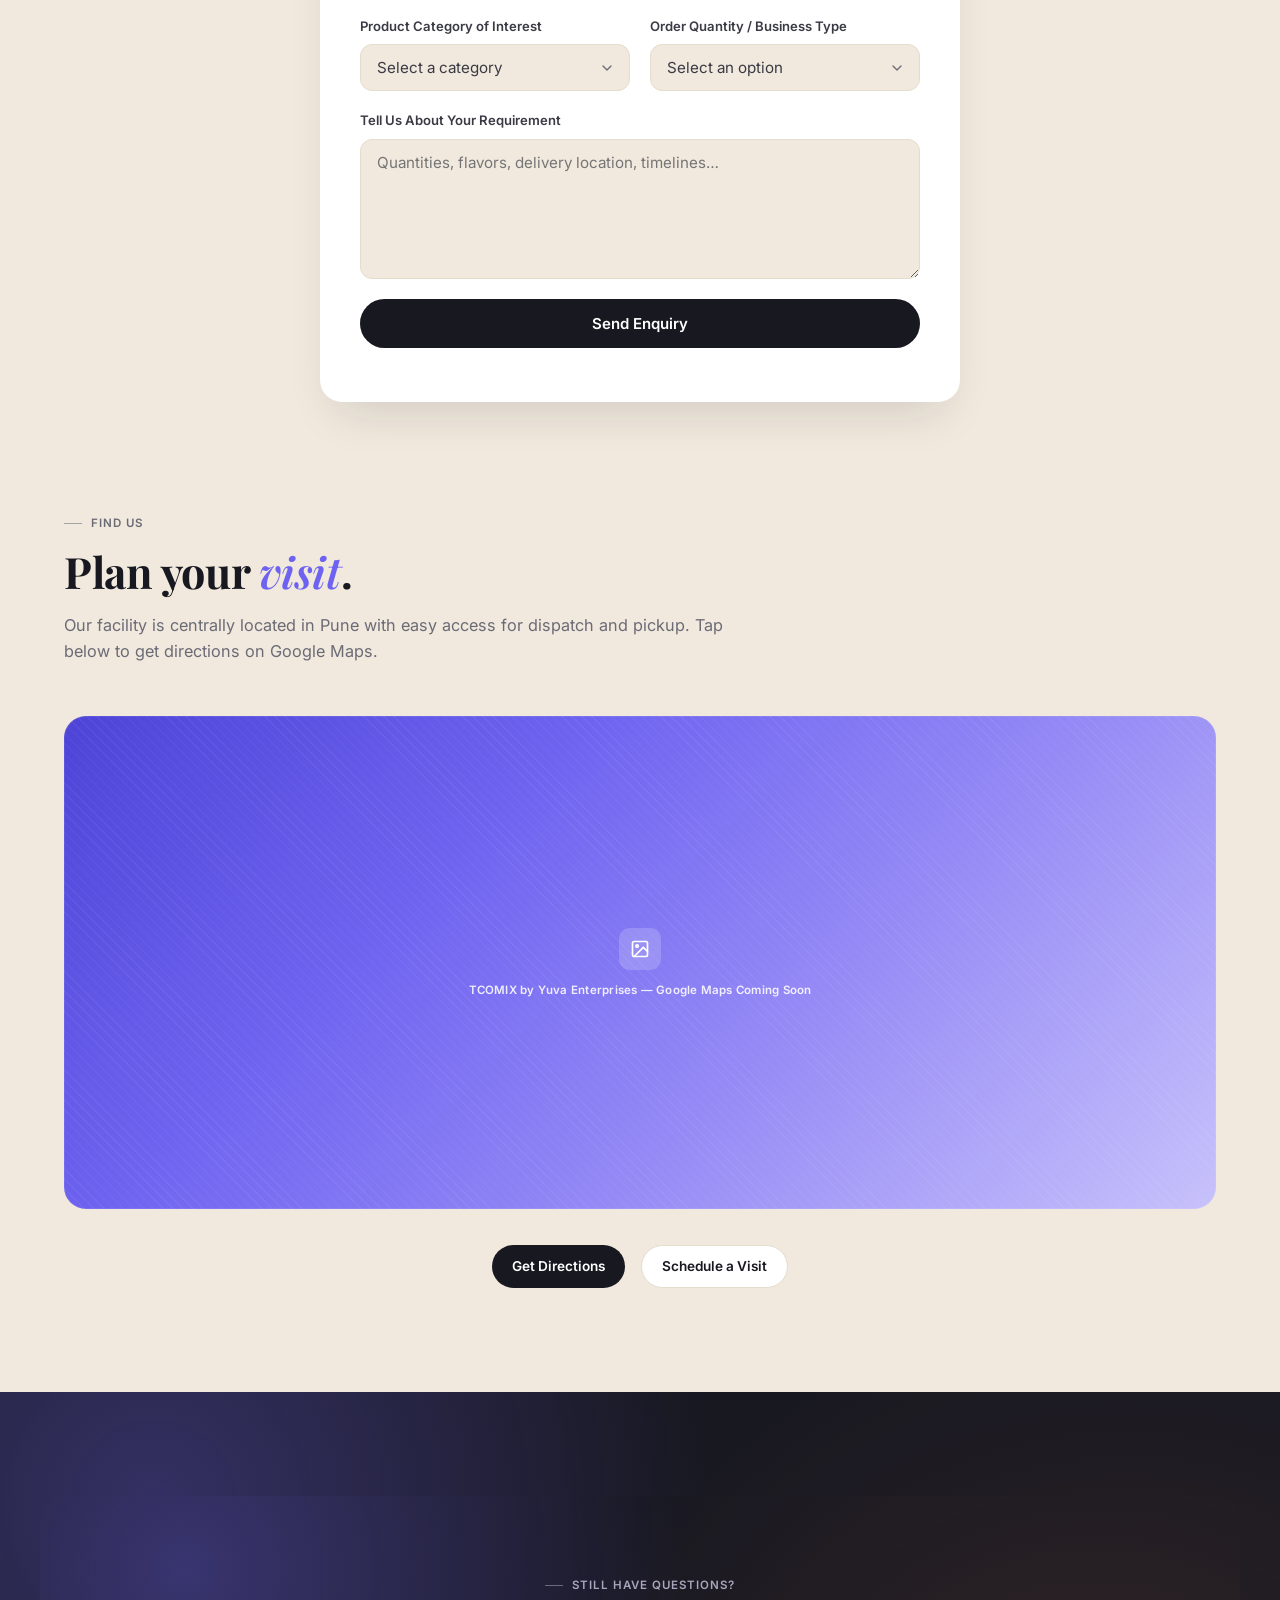
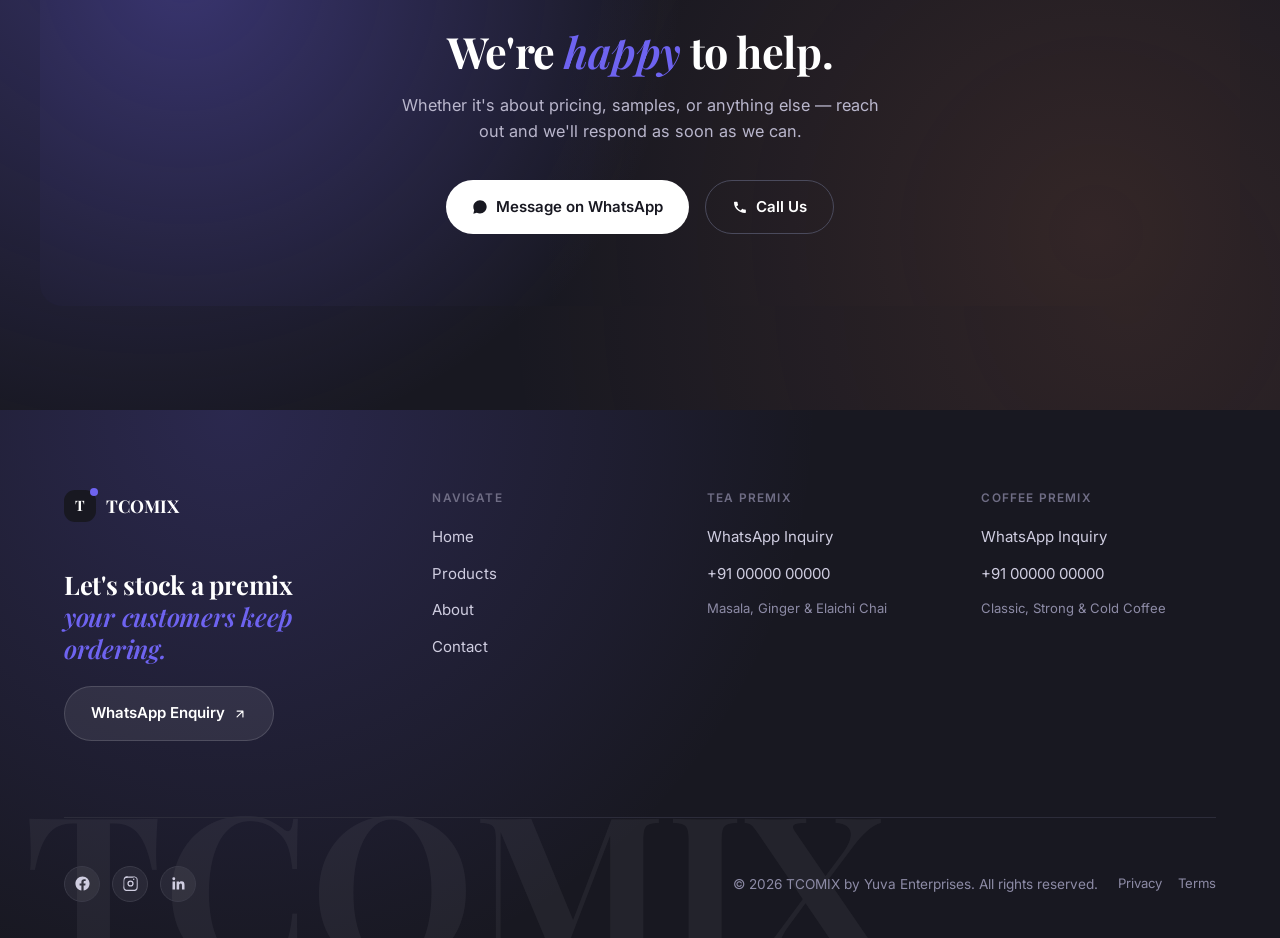
<file: contact.html>
<!DOCTYPE html>
<html lang="en">
<head>
  <meta charset="UTF-8" />
  <meta name="viewport" content="width=device-width, initial-scale=1.0" />
  <title>Contact Us | TCOMIX by Yuva Enterprises</title>
  <meta name="description" content="Get in touch with TCOMIX by Yuva Enterprises — WhatsApp or call us for pricing, samples, and bulk enquiries on our tea and coffee premix range." />
  <!-- PLACEHOLDER — swap in the real production domain before launch -->
  <link rel="canonical" href="https://www.tcomix.example/contact.html" />
  <meta property="og:type" content="website" />
  <meta property="og:site_name" content="TCOMIX by Yuva Enterprises" />
  <meta property="og:title" content="Contact Us | TCOMIX by Yuva Enterprises" />
  <meta property="og:description" content="Get in touch with TCOMIX by Yuva Enterprises — WhatsApp or call us for pricing, samples, and bulk enquiries on our tea and coffee premix range." />
  <meta property="og:url" content="https://www.tcomix.example/contact.html" />
  <meta name="twitter:card" content="summary" />
  <link rel="icon" type="image/svg+xml" href="data:image/svg+xml,%3Csvg xmlns='http://www.w3.org/2000/svg' viewBox='0 0 40 40'%3E%3Crect width='40' height='40' rx='11' fill='%23181821'/%3E%3Ccircle cx='32' cy='8' r='4' fill='%236e63f0'/%3E%3Ctext x='50%25' y='56%25' font-family='Georgia,serif' font-size='22' font-weight='700' fill='%23ffffff' text-anchor='middle' dominant-baseline='middle'%3ET%3C/text%3E%3C/svg%3E" />
  <link rel="preconnect" href="https://fonts.googleapis.com" />
  <link rel="preconnect" href="https://fonts.gstatic.com" crossorigin />
  <link rel="stylesheet" href="css/style.css" />
</head>
<body>

  <!-- ============================== HEADER ============================== -->
  <header class="site-header">
    <div class="container nav-bar">

      <a href="index.html" class="nav-logo">
        <span class="nav-logo-mark">T</span>
        <span>TCOMIX</span>
      </a>

      <nav aria-label="Primary">
        <ul class="nav-links">
          <li><a href="index.html">Home</a></li>
          <li><a href="products.html">Products</a></li>
          <li><a href="about.html">About</a></li>
          <li><a href="contact.html" class="active">Contact</a></li>
        </ul>
      </nav>

      <div class="nav-cta">
        <a class="btn btn-dark" href="https://wa.me/910000000000?text=Hi%2C%20I%27m%20interested%20in%20TCOMIX%20tea%20%26%20coffee%20premix.%20Can%20you%20share%20more%20details%3F" target="_blank" rel="noopener">
          <svg class="icon-svg" viewBox="0 0 24 24" fill="currentColor" aria-hidden="true"><path d="M17.5 14.4c-.3-.1-1.6-.8-1.9-.9-.2-.1-.4-.1-.6.1-.2.2-.6.9-.8 1.1-.1.2-.3.2-.5.1-1.4-.6-2.6-1.5-3.6-2.8-.1-.2-.1-.4.1-.6l.6-.7c.1-.1.1-.3 0-.5-.1-.2-.6-1.5-.8-1.9-.2-.5-.4-.4-.6-.4h-.5c-.2 0-.5.1-.7.3-.7.7-1.1 1.5-1.1 2.5.1 1.2.6 2.4 1.4 3.4 1.5 1.9 3.3 3.2 5.6 3.9.6.2 1.2.3 1.8.2.7-.1 1.5-.6 1.8-1.3.1-.2.2-.5.1-.7-.1-.1-.2-.2-.3-.3zM12 2C6.5 2 2 6.5 2 12c0 1.8.5 3.5 1.3 5L2 22l5.2-1.4c1.4.8 3.1 1.2 4.8 1.2 5.5 0 10-4.5 10-10S17.5 2 12 2z"/></svg>
          <span>WhatsApp Enquiry</span>
        </a>
      </div>

      <a class="nav-cta-icon" href="https://wa.me/910000000000?text=Hi%2C%20I%27m%20interested%20in%20TCOMIX%20tea%20%26%20coffee%20premix.%20Can%20you%20share%20more%20details%3F" target="_blank" rel="noopener" aria-label="Message us on WhatsApp">
        <svg class="icon-svg" viewBox="0 0 24 24" fill="currentColor" aria-hidden="true"><path d="M17.5 14.4c-.3-.1-1.6-.8-1.9-.9-.2-.1-.4-.1-.6.1-.2.2-.6.9-.8 1.1-.1.2-.3.2-.5.1-1.4-.6-2.6-1.5-3.6-2.8-.1-.2-.1-.4.1-.6l.6-.7c.1-.1.1-.3 0-.5-.1-.2-.6-1.5-.8-1.9-.2-.5-.4-.4-.6-.4h-.5c-.2 0-.5.1-.7.3-.7.7-1.1 1.5-1.1 2.5.1 1.2.6 2.4 1.4 3.4 1.5 1.9 3.3 3.2 5.6 3.9.6.2 1.2.3 1.8.2.7-.1 1.5-.6 1.8-1.3.1-.2.2-.5.1-.7-.1-.1-.2-.2-.3-.3zM12 2C6.5 2 2 6.5 2 12c0 1.8.5 3.5 1.3 5L2 22l5.2-1.4c1.4.8 3.1 1.2 4.8 1.2 5.5 0 10-4.5 10-10S17.5 2 12 2z"/></svg>
      </a>

      <button class="nav-mobile-toggle" aria-label="Open menu" aria-expanded="false" aria-controls="mobile-nav-panel">
        <span></span>
      </button>
    </div>

    <div class="nav-mobile-backdrop" aria-hidden="true"></div>
    <div class="nav-mobile-panel" id="mobile-nav-panel" role="dialog" aria-modal="true" aria-label="Mobile navigation" aria-hidden="true" tabindex="-1" inert>
      <a href="index.html">Home</a>
      <a href="products.html">Products</a>
      <a href="about.html">About</a>
      <a href="contact.html" class="active">Contact</a>
    </div>
  </header>

  <main>

    <!-- ============================== PAGE HERO ============================== -->
    <section class="page-hero">
      <div class="container">
        <span class="eyebrow">
          <span class="status-dot"></span>
          Contact Us
        </span>
        <h1 class="page-hero-title">Let's talk <span class="accent">premix</span>.</h1>
        <p class="page-hero-desc">Ask about pricing, samples, or minimum order quantities &mdash; no commitment, just a quick message or call away.</p>

        <div class="contact-options-row">
          <a class="btn btn-dark" href="https://wa.me/910000000000?text=Hi%2C%20I%27m%20interested%20in%20TCOMIX%20tea%20%26%20coffee%20premix.%20Can%20you%20share%20more%20details%3F" target="_blank" rel="noopener">
            <svg class="icon-svg" viewBox="0 0 24 24" fill="currentColor" aria-hidden="true"><path d="M17.5 14.4c-.3-.1-1.6-.8-1.9-.9-.2-.1-.4-.1-.6.1-.2.2-.6.9-.8 1.1-.1.2-.3.2-.5.1-1.4-.6-2.6-1.5-3.6-2.8-.1-.2-.1-.4.1-.6l.6-.7c.1-.1.1-.3 0-.5-.1-.2-.6-1.5-.8-1.9-.2-.5-.4-.4-.6-.4h-.5c-.2 0-.5.1-.7.3-.7.7-1.1 1.5-1.1 2.5.1 1.2.6 2.4 1.4 3.4 1.5 1.9 3.3 3.2 5.6 3.9.6.2 1.2.3 1.8.2.7-.1 1.5-.6 1.8-1.3.1-.2.2-.5.1-.7-.1-.1-.2-.2-.3-.3zM12 2C6.5 2 2 6.5 2 12c0 1.8.5 3.5 1.3 5L2 22l5.2-1.4c1.4.8 3.1 1.2 4.8 1.2 5.5 0 10-4.5 10-10S17.5 2 12 2z"/></svg>
            <span>Message on WhatsApp</span>
          </a>
          <a class="btn btn-outline" href="tel:+910000000000">
            <svg class="icon-svg" viewBox="0 0 24 24" fill="currentColor" aria-hidden="true"><path d="M6.6 10.8c1.4 2.7 3.6 5 6.4 6.4l2.1-2.1c.3-.3.7-.4 1-.2 1.1.5 2.4.8 3.7.8.6 0 1 .4 1 1V20c0 .6-.4 1-1 1C10.1 21 3 13.9 3 5c0-.6.4-1 1-1h3.3c.6 0 1 .4 1 1 0 1.3.3 2.6.8 3.7.1.4 0 .8-.2 1L6.6 10.8z"/></svg>
            <span>Call Us: +91 00000 00000</span>
          </a>
        </div>
      </div>
    </section>

    <!-- ============================== DIRECT CONTACT CARDS ============================== -->
    <section class="section">
      <div class="container">
        <div class="section-header">
          <span class="eyebrow">Reach Us Directly</span>
          <h2 class="section-title">Contact by <span class="accent">department</span>.</h2>
          <p class="section-desc">Reach the right team immediately, whether you're placing a retail order or a bulk enquiry.</p>
        </div>

        <div class="contact-grid">

          <!-- Sales / Bulk Orders Contact Card -->
          <div class="contact-card">
            <span class="contact-card-tag">Sales &amp; Bulk Orders</span>
            <h3 class="contact-card-title">New Enquiries</h3>

            <div class="contact-detail-row">
              <svg class="icon-svg" viewBox="0 0 24 24" fill="currentColor" aria-hidden="true"><path d="M17.5 14.4c-.3-.1-1.6-.8-1.9-.9-.2-.1-.4-.1-.6.1-.2.2-.6.9-.8 1.1-.1.2-.3.2-.5.1-1.4-.6-2.6-1.5-3.6-2.8-.1-.2-.1-.4.1-.6l.6-.7c.1-.1.1-.3 0-.5-.1-.2-.6-1.5-.8-1.9-.2-.5-.4-.4-.6-.4h-.5c-.2 0-.5.1-.7.3-.7.7-1.1 1.5-1.1 2.5.1 1.2.6 2.4 1.4 3.4 1.5 1.9 3.3 3.2 5.6 3.9.6.2 1.2.3 1.8.2.7-.1 1.5-.6 1.8-1.3.1-.2.2-.5.1-.7-.1-.1-.2-.2-.3-.3zM12 2C6.5 2 2 6.5 2 12c0 1.8.5 3.5 1.3 5L2 22l5.2-1.4c1.4.8 3.1 1.2 4.8 1.2 5.5 0 10-4.5 10-10S17.5 2 12 2z"/></svg>
              <span>WhatsApp available</span>
            </div>
            <div class="contact-detail-row">
              <svg class="icon-svg" viewBox="0 0 24 24" fill="none" stroke="currentColor" stroke-width="2" stroke-linecap="round" stroke-linejoin="round"><path d="M6.6 10.8c1.4 2.7 3.6 5 6.4 6.4l2.1-2.1c.3-.3.7-.4 1-.2 1.1.5 2.4.8 3.7.8.6 0 1 .4 1 1V20c0 .6-.4 1-1 1C10.1 21 3 13.9 3 5c0-.6.4-1 1-1h3.3c.6 0 1 .4 1 1 0 1.3.3 2.6.8 3.7.1.4 0 .8-.2 1L6.6 10.8z"/></svg>
              <span>+91 00000 00000</span>
            </div>
            <div class="contact-detail-row">
              <svg class="icon-svg" viewBox="0 0 24 24" fill="none" stroke="currentColor" stroke-width="2" stroke-linecap="round" stroke-linejoin="round"><path d="M3 5h18v14H3z"/><path d="M3 6l9 7 9-7"/></svg>
              <span data-contact-email>info@tcomix.example</span>
            </div>

            <div class="contact-card-actions">
              <a class="btn btn-dark btn-sm" href="https://wa.me/910000000000?text=Hi%2C%20I%27m%20interested%20in%20TCOMIX%20tea%20%26%20coffee%20premix.%20Can%20you%20share%20more%20details%3F" target="_blank" rel="noopener">WhatsApp</a>
              <a class="btn btn-outline btn-sm" href="tel:+910000000000">Call</a>
            </div>
          </div>

          <!-- Facility / Visit Us Contact Card -->
          <div class="contact-card">
            <span class="contact-card-tag">Facility &amp; Dispatch</span>
            <h3 class="contact-card-title">TCOMIX by Yuva Enterprises</h3>

            <div class="contact-detail-row">
              <svg class="icon-svg" viewBox="0 0 24 24" fill="currentColor" aria-hidden="true"><path d="M17.5 14.4c-.3-.1-1.6-.8-1.9-.9-.2-.1-.4-.1-.6.1-.2.2-.6.9-.8 1.1-.1.2-.3.2-.5.1-1.4-.6-2.6-1.5-3.6-2.8-.1-.2-.1-.4.1-.6l.6-.7c.1-.1.1-.3 0-.5-.1-.2-.6-1.5-.8-1.9-.2-.5-.4-.4-.6-.4h-.5c-.2 0-.5.1-.7.3-.7.7-1.1 1.5-1.1 2.5.1 1.2.6 2.4 1.4 3.4 1.5 1.9 3.3 3.2 5.6 3.9.6.2 1.2.3 1.8.2.7-.1 1.5-.6 1.8-1.3.1-.2.2-.5.1-.7-.1-.1-.2-.2-.3-.3zM12 2C6.5 2 2 6.5 2 12c0 1.8.5 3.5 1.3 5L2 22l5.2-1.4c1.4.8 3.1 1.2 4.8 1.2 5.5 0 10-4.5 10-10S17.5 2 12 2z"/></svg>
              <span>WhatsApp available</span>
            </div>
            <div class="contact-detail-row">
              <svg class="icon-svg" viewBox="0 0 24 24" fill="none" stroke="currentColor" stroke-width="2" stroke-linecap="round" stroke-linejoin="round"><circle cx="12" cy="12" r="9"/><path d="M12 7v5l3 3"/></svg>
              <span>Placeholder — Mon&ndash;Sat, 9 AM&ndash;7 PM</span>
            </div>
            <div class="contact-detail-row">
              <svg class="icon-svg" viewBox="0 0 24 24" fill="none" stroke="currentColor" stroke-width="2" stroke-linecap="round" stroke-linejoin="round"><path d="M21 10c0 7-9 13-9 13s-9-6-9-13a9 9 0 1 1 18 0z"/><circle cx="12" cy="10" r="3"/></svg>
              <span>Placeholder Address, Pune, Maharashtra</span>
            </div>

            <div class="contact-card-actions">
              <a class="btn btn-dark btn-sm" href="https://wa.me/910000000000?text=Hi%2C%20I%27m%20interested%20in%20TCOMIX%20tea%20%26%20coffee%20premix.%20Can%20you%20share%20more%20details%3F" target="_blank" rel="noopener">WhatsApp</a>
              <a class="btn btn-outline btn-sm" href="tel:+910000000000">Call</a>
            </div>
          </div>

        </div>
      </div>
    </section>

    <!-- ============================== ENQUIRY FORM ============================== -->
    <!-- Not present on Shivratna's contact page (venue enquiries went via WhatsApp only) — added here
         since TCOMIX needs a structured product/quantity enquiry form. Built with Shivratna's
         contact-card visual language (radius, shadow, spacing) rather than any new component. -->
    <section class="section" style="padding-top:0;">
      <div class="container">
        <div class="section-header">
          <span class="eyebrow">Get in Touch</span>
          <h2 class="section-title">Send us your <span class="accent">requirement</span>.</h2>
          <p class="section-desc">Tell us what you're looking for and we'll come back with pricing and next steps.</p>
        </div>

        <form class="form-panel" id="enquiry-form" style="max-width:640px;margin:0 auto;" aria-label="Enquiry form">
          <div class="form-row">
            <div class="form-group">
              <label class="form-label" for="enquiry-name">Full Name</label>
              <input class="form-input" type="text" id="enquiry-name" name="name" placeholder="Your name" required />
            </div>
            <div class="form-group">
              <label class="form-label" for="enquiry-phone">Phone Number</label>
              <input class="form-input" type="tel" id="enquiry-phone" name="phone" placeholder="+91 00000 00000" required />
            </div>
          </div>

          <div class="form-group full">
            <label class="form-label" for="enquiry-email">Email Address</label>
            <input class="form-input" type="email" id="enquiry-email" name="email" placeholder="you@business.com" />
          </div>

          <div class="form-row">
            <div class="form-group">
              <label class="form-label" for="enquiry-category">Product Category of Interest</label>
              <select class="form-select" id="enquiry-category" name="product-category">
                <option value="">Select a category</option>
                <option value="tea-premix">Tea Premix</option>
                <option value="coffee-premix">Coffee Premix</option>
                <option value="specialty-premix">Specialty &amp; Other Beverage Premixes</option>
                <option value="machines">Machines &amp; Accessories</option>
                <option value="not-sure">Not Sure Yet</option>
              </select>
            </div>
            <div class="form-group">
              <label class="form-label" for="enquiry-business-type">Order Quantity / Business Type</label>
              <select class="form-select" id="enquiry-business-type" name="business-type">
                <option value="">Select an option</option>
                <option value="retail">Retail / Small Order</option>
                <option value="tea-stall">Tea Stall / Amruttulya</option>
                <option value="cafe-restaurant">Café / Restaurant</option>
                <option value="hotel">Hotel</option>
                <option value="corporate">Corporate Office</option>
                <option value="bulk">Bulk / Distributor</option>
              </select>
            </div>
          </div>

          <div class="form-group full">
            <label class="form-label" for="enquiry-requirement">Tell Us About Your Requirement</label>
            <textarea class="form-textarea" id="enquiry-requirement" name="requirement" rows="4" placeholder="Quantities, flavors, delivery location, timelines…"></textarea>
          </div>

          <button type="submit" class="btn btn-dark" style="width:100%;justify-content:center;">Send Enquiry</button>
          <p class="form-status" role="status" aria-live="polite"></p>
        </form>
      </div>
    </section>

    <!-- ============================== MAP SECTION ============================== -->
    <section class="section" style="padding-top:0;">
      <div class="container">
        <div class="section-header">
          <span class="eyebrow">Find Us</span>
          <h2 class="section-title">Plan your <span class="accent">visit</span>.</h2>
          <p class="section-desc">Our facility is centrally located in Pune with easy access for dispatch and pickup. Tap below to get directions on Google Maps.</p>
        </div>

        <div class="ph-image ratio-21-9" data-label="TCOMIX by Yuva Enterprises — Google Maps Coming Soon"></div>

        <div class="contact-options-row">
          <a class="btn btn-dark btn-sm" href="https://maps.google.com" target="_blank" rel="noopener">Get Directions</a>
          <a class="btn btn-outline btn-sm" href="https://wa.me/910000000000?text=Hi%2C%20I%27d%20like%20to%20visit%20the%20TCOMIX%20facility." target="_blank" rel="noopener">Schedule a Visit</a>
        </div>
      </div>
    </section>

    <!-- ============================== FINAL CTA ============================== -->
    <section class="final-cta-section">
      <div class="container">
        <span class="eyebrow">Still Have Questions?</span>
        <h2 class="section-title">We're <span class="accent">happy</span> to help.</h2>
        <p class="section-desc-cta">Whether it's about pricing, samples, or anything else &mdash; reach out and we'll respond as soon as we can.</p>
        <div class="final-cta-actions">
          <a class="btn btn-dark" href="https://wa.me/910000000000?text=Hi%2C%20I%27m%20interested%20in%20TCOMIX%20tea%20%26%20coffee%20premix.%20Can%20you%20share%20more%20details%3F" target="_blank" rel="noopener">
            <svg class="icon-svg" viewBox="0 0 24 24" fill="currentColor" aria-hidden="true"><path d="M17.5 14.4c-.3-.1-1.6-.8-1.9-.9-.2-.1-.4-.1-.6.1-.2.2-.6.9-.8 1.1-.1.2-.3.2-.5.1-1.4-.6-2.6-1.5-3.6-2.8-.1-.2-.1-.4.1-.6l.6-.7c.1-.1.1-.3 0-.5-.1-.2-.6-1.5-.8-1.9-.2-.5-.4-.4-.6-.4h-.5c-.2 0-.5.1-.7.3-.7.7-1.1 1.5-1.1 2.5.1 1.2.6 2.4 1.4 3.4 1.5 1.9 3.3 3.2 5.6 3.9.6.2 1.2.3 1.8.2.7-.1 1.5-.6 1.8-1.3.1-.2.2-.5.1-.7-.1-.1-.2-.2-.3-.3zM12 2C6.5 2 2 6.5 2 12c0 1.8.5 3.5 1.3 5L2 22l5.2-1.4c1.4.8 3.1 1.2 4.8 1.2 5.5 0 10-4.5 10-10S17.5 2 12 2z"/></svg>
            <span>Message on WhatsApp</span>
          </a>
          <a class="btn btn-outline" href="tel:+910000000000">
            <svg class="icon-svg" viewBox="0 0 24 24" fill="currentColor" aria-hidden="true"><path d="M6.6 10.8c1.4 2.7 3.6 5 6.4 6.4l2.1-2.1c.3-.3.7-.4 1-.2 1.1.5 2.4.8 3.7.8.6 0 1 .4 1 1V20c0 .6-.4 1-1 1C10.1 21 3 13.9 3 5c0-.6.4-1 1-1h3.3c.6 0 1 .4 1 1 0 1.3.3 2.6.8 3.7.1.4 0 .8-.2 1L6.6 10.8z"/></svg>
            <span>Call Us</span>
          </a>
        </div>
      </div>
    </section>

  </main>

  <!-- ============================== FOOTER ============================== -->
  <footer class="site-footer" data-watermark="TCOMIX">
    <div class="container">
      <div class="footer-grid">

        <div class="footer-about">
          <div class="footer-brand">
            <span class="nav-logo-mark">T</span>
            <span>TCOMIX</span>
          </div>
          <h2 class="footer-headline">Let's stock a premix<span class="accent">your customers keep ordering.</span></h2>
          <a class="btn btn-dark footer-cta-btn" href="https://wa.me/910000000000?text=Hi%2C%20I%27m%20interested%20in%20TCOMIX%20tea%20%26%20coffee%20premix.%20Can%20you%20share%20more%20details%3F" target="_blank" rel="noopener">
            <span>WhatsApp Enquiry</span>
            <svg class="icon-svg" viewBox="0 0 24 24" fill="none" stroke="currentColor" stroke-width="2" stroke-linecap="round" stroke-linejoin="round" aria-hidden="true"><path d="M7 17 17 7M7 7h10v10"/></svg>
          </a>
        </div>

        <div class="footer-col">
          <p class="footer-heading">Navigate</p>
          <div class="footer-links">
            <a href="index.html">Home</a>
            <a href="products.html">Products</a>
            <a href="about.html">About</a>
            <a href="contact.html">Contact</a>
          </div>
        </div>

        <div class="footer-col">
          <p class="footer-heading">Tea Premix</p>
          <div class="footer-links">
            <a href="https://wa.me/910000000000?text=Hi%2C%20I%27m%20interested%20in%20TCOMIX%20Tea%20Premix.">WhatsApp Inquiry</a>
            <a href="tel:+910000000000">+91 00000 00000</a>
            <span class="footer-sub">Masala, Ginger &amp; Elaichi Chai</span>
          </div>
        </div>

        <div class="footer-col">
          <p class="footer-heading">Coffee Premix</p>
          <div class="footer-links">
            <a href="https://wa.me/910000000000?text=Hi%2C%20I%27m%20interested%20in%20TCOMIX%20Coffee%20Premix.">WhatsApp Inquiry</a>
            <a href="tel:+910000000000">+91 00000 00000</a>
            <span class="footer-sub">Classic, Strong &amp; Cold Coffee</span>
          </div>
        </div>

      </div>

      <hr class="footer-divider" />

      <div class="footer-bottom">
        <div class="footer-social">
          <a href="#" aria-label="Facebook"><svg viewBox="0 0 24 24" fill="currentColor" aria-hidden="true"><path d="M22 12.06C22 6.5 17.52 2 12 2S2 6.5 2 12.06C2 17.06 5.66 21.2 10.44 22v-7.02H7.9v-2.92h2.54V9.84c0-2.5 1.49-3.89 3.78-3.89 1.09 0 2.24.2 2.24.2v2.46h-1.26c-1.24 0-1.63.77-1.63 1.56v1.87h2.78l-.44 2.92h-2.34V22C18.34 21.2 22 17.06 22 12.06z"/></svg></a>
          <a href="#" aria-label="Instagram"><svg viewBox="0 0 24 24" fill="currentColor" aria-hidden="true"><path d="M12 2.2c3.2 0 3.58.01 4.85.07 1.17.06 1.97.24 2.43.4.6.23 1.03.5 1.48.95.45.45.72.88.95 1.48.16.46.34 1.26.4 2.43.06 1.27.07 1.65.07 4.85s-.01 3.58-.07 4.85c-.06 1.17-.24 1.97-.4 2.43-.23.6-.5 1.03-.95 1.48-.45.45-.88.72-1.48.95-.46.16-1.26.34-2.43.4-1.27.06-1.65.07-4.85.07s-3.58-.01-4.85-.07c-1.17-.06-1.97-.24-2.43-.4-.6-.23-1.03-.5-1.48-.95-.45-.45-.72-.88-.95-1.48-.16-.46-.34-1.26-.4-2.43C2.21 15.58 2.2 15.2 2.2 12s.01-3.58.07-4.85c.06-1.17.24-1.97.4-2.43.23-.6.5-1.03.95-1.48.45-.45.88-.72 1.48-.95.46-.16 1.26-.34 2.43-.4C8.42 2.21 8.8 2.2 12 2.2zm0 1.8c-3.14 0-3.5.01-4.74.07-.95.05-1.47.2-1.81.34-.46.18-.78.39-1.12.73-.34.34-.55.66-.73 1.12-.14.34-.29.86-.34 1.81C3.21 8.5 3.2 8.86 3.2 12s.01 3.5.06 4.74c.05.95.2 1.47.34 1.81.18.46.39.78.73 1.12.34.34.66.55 1.12.73.34.14.86.29 1.81.34 1.24.06 1.6.07 4.74.07s3.5-.01 4.74-.07c.95-.05 1.47-.2 1.81-.34.46-.18.78-.39 1.12-.73.34-.34.55-.66.73-1.12.14-.34.29-.86.34-1.81.06-1.24.06-1.6.06-4.74s0-3.5-.06-4.74c-.05-.95-.2-1.47-.34-1.81-.18-.46-.39-.78-.73-1.12-.34-.34-.66-.55-1.12-.73-.34-.14-.86-.29-1.81-.34C15.5 4.01 15.14 4 12 4zm0 3.6a4.4 4.4 0 1 1 0 8.8 4.4 4.4 0 0 1 0-8.8zm0 1.8a2.6 2.6 0 1 0 0 5.2 2.6 2.6 0 0 0 0-5.2zm5.6-3.4a1.04 1.04 0 1 1-2.08 0 1.04 1.04 0 0 1 2.08 0z"/></svg></a>
          <a href="#" aria-label="LinkedIn"><svg viewBox="0 0 24 24" fill="currentColor" aria-hidden="true"><path d="M20.45 20.45h-3.56v-5.58c0-1.33-.02-3.04-1.85-3.04-1.85 0-2.14 1.45-2.14 2.94v5.68H9.34V9h3.42v1.56h.05c.48-.9 1.64-1.85 3.38-1.85 3.6 0 4.27 2.37 4.27 5.46v6.28zM5.34 7.43a2.07 2.07 0 1 1 0-4.14 2.07 2.07 0 0 1 0 4.14zM7.12 20.45H3.56V9h3.56v11.45z"/></svg></a>
        </div>
        <div class="footer-copyright">
          <span>&copy; 2026 TCOMIX by Yuva Enterprises. All rights reserved.</span>
          <div class="footer-legal">
            <a href="#">Privacy</a>
            <a href="#">Terms</a>
          </div>
        </div>
      </div>
    </div>
  </footer>

  <div class="mobile-sticky-bar" role="region" aria-label="Quick contact">
    <a class="btn btn-dark" href="https://wa.me/910000000000?text=Hi%2C%20I%27m%20interested%20in%20TCOMIX%20tea%20%26%20coffee%20premix.%20Can%20you%20share%20more%20details%3F" target="_blank" rel="noopener">
      <svg class="icon-svg" viewBox="0 0 24 24" fill="currentColor" aria-hidden="true"><path d="M17.5 14.4c-.3-.1-1.6-.8-1.9-.9-.2-.1-.4-.1-.6.1-.2.2-.6.9-.8 1.1-.1.2-.3.2-.5.1-1.4-.6-2.6-1.5-3.6-2.8-.1-.2-.1-.4.1-.6l.6-.7c.1-.1.1-.3 0-.5-.1-.2-.6-1.5-.8-1.9-.2-.5-.4-.4-.6-.4h-.5c-.2 0-.5.1-.7.3-.7.7-1.1 1.5-1.1 2.5.1 1.2.6 2.4 1.4 3.4 1.5 1.9 3.3 3.2 5.6 3.9.6.2 1.2.3 1.8.2.7-.1 1.5-.6 1.8-1.3.1-.2.2-.5.1-.7-.1-.1-.2-.2-.3-.3zM12 2C6.5 2 2 6.5 2 12c0 1.8.5 3.5 1.3 5L2 22l5.2-1.4c1.4.8 3.1 1.2 4.8 1.2 5.5 0 10-4.5 10-10S17.5 2 12 2z"/></svg>
      <span>WhatsApp</span>
    </a>
    <a class="btn btn-outline" href="tel:+910000000000">
      <svg class="icon-svg" viewBox="0 0 24 24" fill="currentColor" aria-hidden="true"><path d="M6.6 10.8c1.4 2.7 3.6 5 6.4 6.4l2.1-2.1c.3-.3.7-.4 1-.2 1.1.5 2.4.8 3.7.8.6 0 1 .4 1 1V20c0 .6-.4 1-1 1C10.1 21 3 13.9 3 5c0-.6.4-1 1-1h3.3c.6 0 1 .4 1 1 0 1.3.3 2.6.8 3.7.1.4 0 .8-.2 1L6.6 10.8z"/></svg>
      <span>Call</span>
    </a>
  </div>

  <script src="js/data.js"></script>
  <script src="js/main.js"></script>
</body>
</html>
</file>
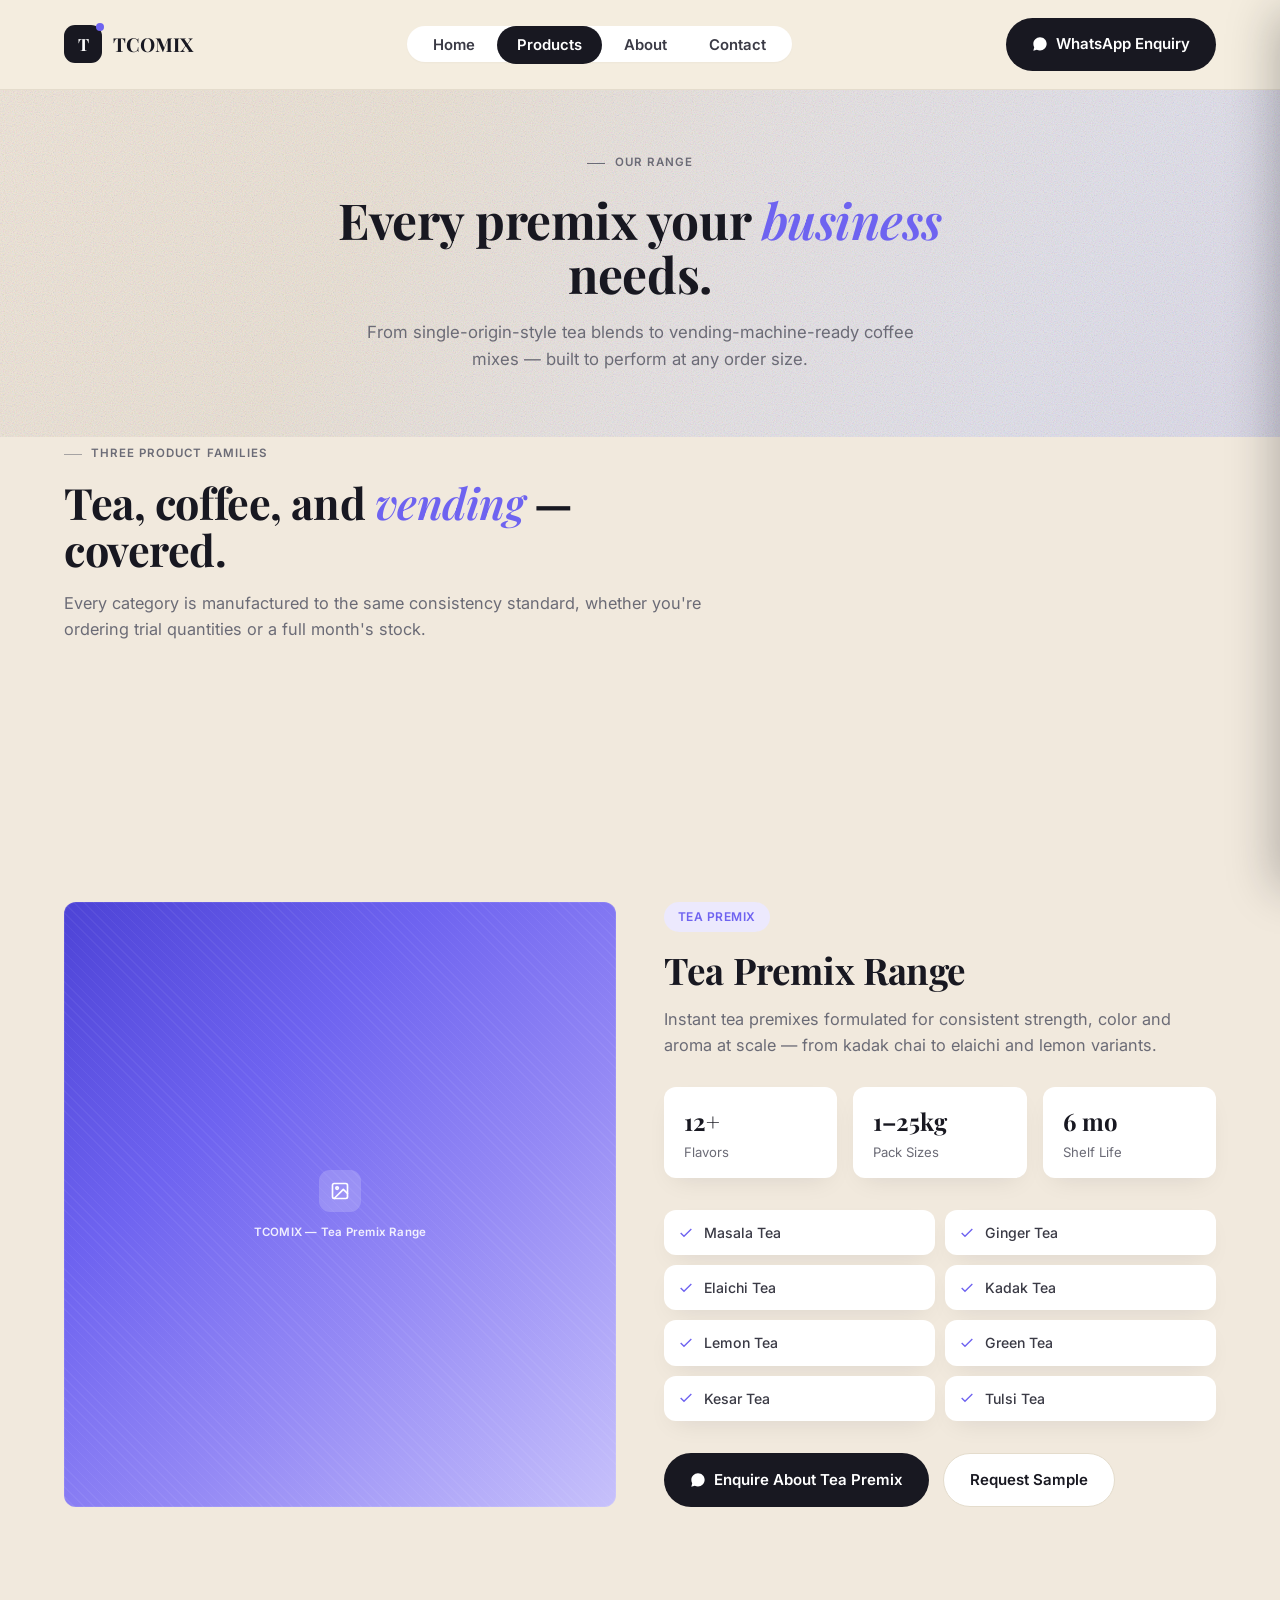
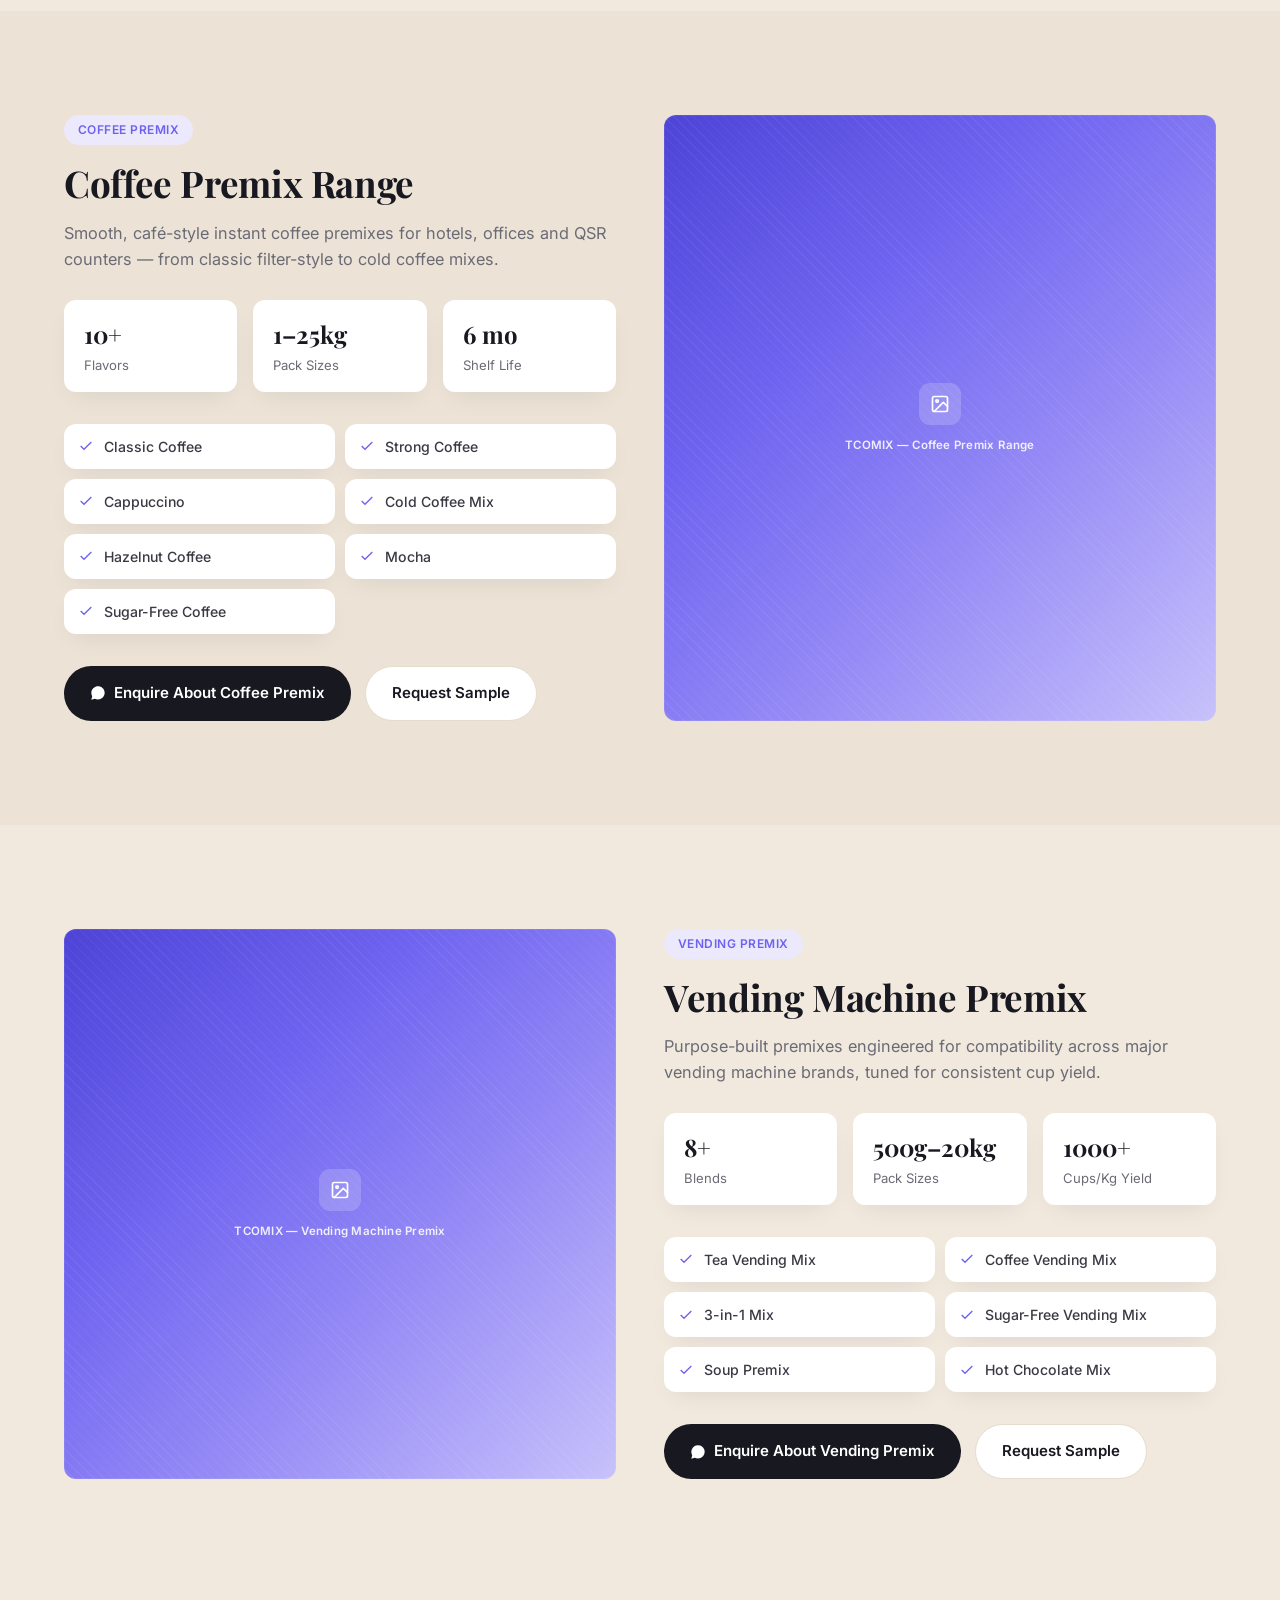
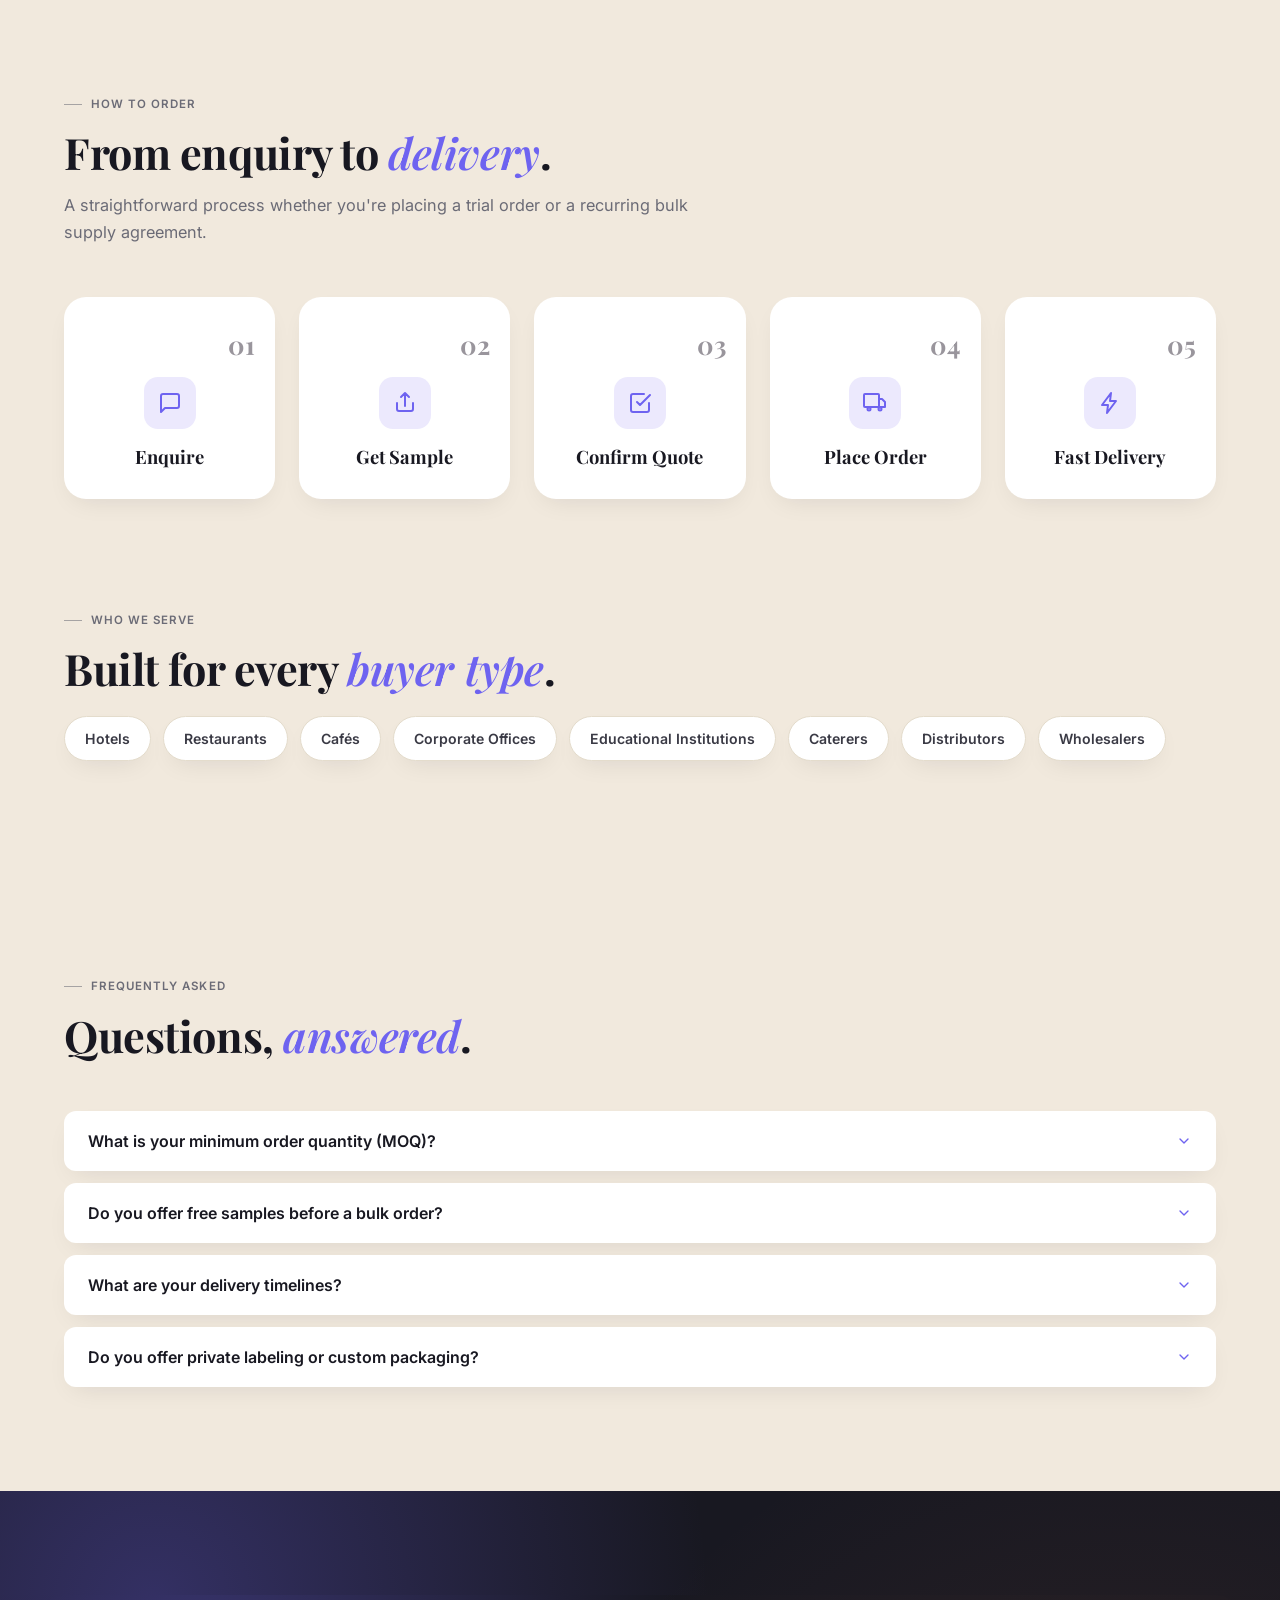
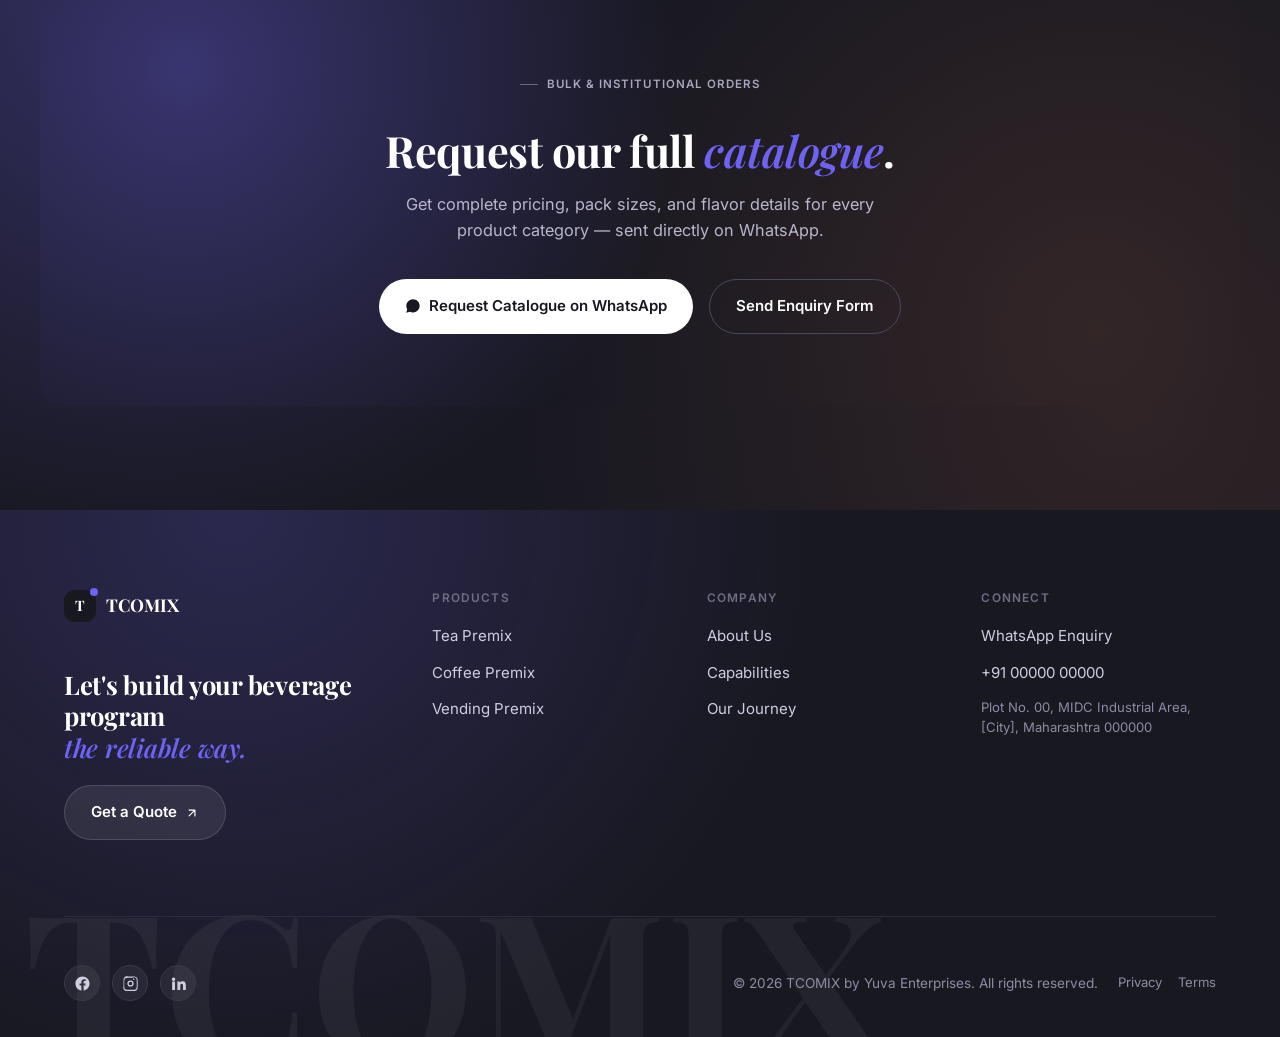
<file: products.html>
<!DOCTYPE html>
<html lang="en">
<head>
  <meta charset="UTF-8" />
  <meta name="viewport" content="width=device-width, initial-scale=1.0" />
  <title>Products | TCOMIX by Yuva Enterprises</title>
  <meta name="description" content="Explore TCOMIX's tea premix, coffee premix, and vending premix ranges — built for hotels, cafés, offices, and bulk distributors." />
  <!-- PLACEHOLDER — swap in the real production domain before launch -->
  <link rel="canonical" href="https://www.tcomix.example/products.html" />
  <meta property="og:type" content="website" />
  <meta property="og:site_name" content="TCOMIX by Yuva Enterprises" />
  <meta property="og:title" content="Products | TCOMIX by Yuva Enterprises" />
  <meta property="og:description" content="Explore TCOMIX's tea premix, coffee premix, and vending premix ranges — built for hotels, cafés, offices, and bulk distributors." />
  <meta property="og:url" content="https://www.tcomix.example/products.html" />
  <meta name="twitter:card" content="summary" />
  <link rel="icon" type="image/svg+xml" href="data:image/svg+xml,%3Csvg xmlns='http://www.w3.org/2000/svg' viewBox='0 0 40 40'%3E%3Crect width='40' height='40' rx='11' fill='%23181821'/%3E%3Ccircle cx='32' cy='8' r='4' fill='%236e63f0'/%3E%3Ctext x='50%25' y='56%25' font-family='Georgia,serif' font-size='22' font-weight='700' fill='%23ffffff' text-anchor='middle' dominant-baseline='middle'%3ET%3C/text%3E%3C/svg%3E" />
  <link rel="preconnect" href="https://fonts.googleapis.com" />
  <link rel="preconnect" href="https://fonts.gstatic.com" crossorigin />
  <link rel="stylesheet" href="css/style.css" />
</head>
<body>

  <!-- ============================== HEADER ============================== -->
  <header class="site-header">
    <div class="container nav-bar">

      <a href="index.html" class="nav-logo">
        <span class="nav-logo-mark">T</span>
        <span>TCOMIX</span>
      </a>

      <nav aria-label="Primary">
        <ul class="nav-links">
          <li><a href="index.html">Home</a></li>
          <li><a href="products.html" class="active">Products</a></li>
          <li><a href="about.html">About</a></li>
          <li><a href="contact.html">Contact</a></li>
        </ul>
      </nav>

      <div class="nav-cta">
        <a class="btn btn-dark" href="https://wa.me/910000000000?text=Hi%2C%20I%27m%20interested%20in%20TCOMIX%20products." target="_blank" rel="noopener">
          <svg class="icon-svg" viewBox="0 0 24 24" fill="currentColor" aria-hidden="true"><path d="M17.5 14.4c-.3-.1-1.6-.8-1.9-.9-.2-.1-.4-.1-.6.1-.2.2-.6.9-.8 1.1-.1.2-.3.2-.5.1-1.4-.6-2.6-1.5-3.6-2.8-.1-.2-.1-.4.1-.6l.6-.7c.1-.1.1-.3 0-.5-.1-.2-.6-1.5-.8-1.9-.2-.5-.4-.4-.6-.4h-.5c-.2 0-.5.1-.7.3-.7.7-1.1 1.5-1.1 2.5.1 1.2.6 2.4 1.4 3.4 1.5 1.9 3.3 3.2 5.6 3.9.6.2 1.2.3 1.8.2.7-.1 1.5-.6 1.8-1.3.1-.2.2-.5.1-.7-.1-.1-.2-.2-.3-.3zM12 2C6.5 2 2 6.5 2 12c0 1.8.5 3.5 1.3 5L2 22l5.2-1.4c1.4.8 3.1 1.2 4.8 1.2 5.5 0 10-4.5 10-10S17.5 2 12 2z"/></svg>
          <span>WhatsApp Enquiry</span>
        </a>
      </div>

      <a class="nav-cta-icon" href="https://wa.me/910000000000?text=Hi%2C%20I%27m%20interested%20in%20TCOMIX%20products." target="_blank" rel="noopener" aria-label="Message us on WhatsApp">
        <svg class="icon-svg" viewBox="0 0 24 24" fill="currentColor" aria-hidden="true"><path d="M17.5 14.4c-.3-.1-1.6-.8-1.9-.9-.2-.1-.4-.1-.6.1-.2.2-.6.9-.8 1.1-.1.2-.3.2-.5.1-1.4-.6-2.6-1.5-3.6-2.8-.1-.2-.1-.4.1-.6l.6-.7c.1-.1.1-.3 0-.5-.1-.2-.6-1.5-.8-1.9-.2-.5-.4-.4-.6-.4h-.5c-.2 0-.5.1-.7.3-.7.7-1.1 1.5-1.1 2.5.1 1.2.6 2.4 1.4 3.4 1.5 1.9 3.3 3.2 5.6 3.9.6.2 1.2.3 1.8.2.7-.1 1.5-.6 1.8-1.3.1-.2.2-.5.1-.7-.1-.1-.2-.2-.3-.3zM12 2C6.5 2 2 6.5 2 12c0 1.8.5 3.5 1.3 5L2 22l5.2-1.4c1.4.8 3.1 1.2 4.8 1.2 5.5 0 10-4.5 10-10S17.5 2 12 2z"/></svg>
      </a>
      <button class="nav-mobile-toggle" aria-label="Open menu" aria-expanded="false" aria-controls="mobile-nav-panel">
        <span></span>
      </button>

    </div>

    <div class="nav-mobile-backdrop" aria-hidden="true"></div>
    <div class="nav-mobile-panel" id="mobile-nav-panel" role="dialog" aria-modal="true" aria-label="Mobile navigation" aria-hidden="true" tabindex="-1" inert>
      <a href="index.html">Home</a>
      <a href="products.html" class="active">Products</a>
      <a href="about.html">About</a>
      <a href="contact.html">Contact</a>
    </div>
  </header>

  <main>

    <!-- ============================== PAGE HERO ============================== -->
    <section class="page-hero">
      <div class="container">
        <span class="eyebrow">
          <span class="status-dot"></span>
          Our Range
        </span>
        <h1 class="page-hero-title">Every premix your <span class="accent">business</span> needs.</h1>
        <p class="page-hero-desc">From single-origin-style tea blends to vending-machine-ready coffee mixes — built to perform at any order size.</p>
      </div>
    </section>

    <!-- ============================== CATEGORY INTRO ============================== -->
    <section class="section" style="padding-top:0;">
      <div class="container">
        <div class="section-header">
          <span class="eyebrow">Three Product Families</span>
          <h2 class="section-title">Tea, coffee, and <span class="accent">vending</span> — covered.</h2>
          <p class="section-desc">Every category is manufactured to the same consistency standard, whether you're ordering trial quantities or a full month's stock.</p>
        </div>
      </div>
    </section>

    <!-- ============================== TEA PREMIX ============================== -->
    <section class="venue-detail" id="tea-premix">
      <div class="container">
        <div class="venue-detail-grid">

          <div class="ph-image ratio-4-3 venue-detail-image" data-label="TCOMIX — Tea Premix Range"></div>

          <div class="venue-detail-content">
            <span class="venue-detail-tag">Tea Premix</span>
            <h2 class="venue-detail-title">Tea Premix Range</h2>
            <p class="venue-detail-desc">Instant tea premixes formulated for consistent strength, color and aroma at scale — from kadak chai to elaichi and lemon variants.</p>

            <div class="venue-detail-stats">
              <div class="venue-detail-stat">
                <div class="stat-number">12+</div>
                <p class="stat-label">Flavors</p>
              </div>
              <div class="venue-detail-stat">
                <div class="stat-number">1&ndash;25kg</div>
                <p class="stat-label">Pack Sizes</p>
              </div>
              <div class="venue-detail-stat">
                <div class="stat-number">6 mo</div>
                <p class="stat-label">Shelf Life</p>
              </div>
            </div>

            <div class="facilities-grid">
              <div class="facility-item"><svg class="icon-svg" viewBox="0 0 24 24" fill="none" stroke="currentColor" stroke-width="2"><polyline points="20 6 9 17 4 12"/></svg>Masala Tea</div>
              <div class="facility-item"><svg class="icon-svg" viewBox="0 0 24 24" fill="none" stroke="currentColor" stroke-width="2"><polyline points="20 6 9 17 4 12"/></svg>Ginger Tea</div>
              <div class="facility-item"><svg class="icon-svg" viewBox="0 0 24 24" fill="none" stroke="currentColor" stroke-width="2"><polyline points="20 6 9 17 4 12"/></svg>Elaichi Tea</div>
              <div class="facility-item"><svg class="icon-svg" viewBox="0 0 24 24" fill="none" stroke="currentColor" stroke-width="2"><polyline points="20 6 9 17 4 12"/></svg>Kadak Tea</div>
              <div class="facility-item"><svg class="icon-svg" viewBox="0 0 24 24" fill="none" stroke="currentColor" stroke-width="2"><polyline points="20 6 9 17 4 12"/></svg>Lemon Tea</div>
              <div class="facility-item"><svg class="icon-svg" viewBox="0 0 24 24" fill="none" stroke="currentColor" stroke-width="2"><polyline points="20 6 9 17 4 12"/></svg>Green Tea</div>
              <div class="facility-item"><svg class="icon-svg" viewBox="0 0 24 24" fill="none" stroke="currentColor" stroke-width="2"><polyline points="20 6 9 17 4 12"/></svg>Kesar Tea</div>
              <div class="facility-item"><svg class="icon-svg" viewBox="0 0 24 24" fill="none" stroke="currentColor" stroke-width="2"><polyline points="20 6 9 17 4 12"/></svg>Tulsi Tea</div>
            </div>

            <div class="venue-detail-actions">
              <a class="btn btn-dark" href="https://wa.me/910000000000?text=Hi%2C%20I%27d%20like%20to%20know%20more%20about%20TCOMIX%20Tea%20Premix.%20Can%20you%20share%20pricing%3F" target="_blank" rel="noopener">
                <svg class="icon-svg" viewBox="0 0 24 24" fill="currentColor" aria-hidden="true"><path d="M17.5 14.4c-.3-.1-1.6-.8-1.9-.9-.2-.1-.4-.1-.6.1-.2.2-.6.9-.8 1.1-.1.2-.3.2-.5.1-1.4-.6-2.6-1.5-3.6-2.8-.1-.2-.1-.4.1-.6l.6-.7c.1-.1.1-.3 0-.5-.1-.2-.6-1.5-.8-1.9-.2-.5-.4-.4-.6-.4h-.5c-.2 0-.5.1-.7.3-.7.7-1.1 1.5-1.1 2.5.1 1.2.6 2.4 1.4 3.4 1.5 1.9 3.3 3.2 5.6 3.9.6.2 1.2.3 1.8.2.7-.1 1.5-.6 1.8-1.3.1-.2.2-.5.1-.7-.1-.1-.2-.2-.3-.3zM12 2C6.5 2 2 6.5 2 12c0 1.8.5 3.5 1.3 5L2 22l5.2-1.4c1.4.8 3.1 1.2 4.8 1.2 5.5 0 10-4.5 10-10S17.5 2 12 2z"/></svg>
                Enquire About Tea Premix
              </a>
              <a class="btn btn-outline" href="contact.html">Request Sample</a>
            </div>
          </div>

        </div>
      </div>
    </section>

    <!-- ============================== COFFEE PREMIX ============================== -->
    <section class="venue-detail" id="coffee-premix">
      <div class="container">
        <div class="venue-detail-grid reverse">

          <div class="ph-image ratio-4-3 venue-detail-image" data-label="TCOMIX — Coffee Premix Range"></div>

          <div class="venue-detail-content">
            <span class="venue-detail-tag">Coffee Premix</span>
            <h2 class="venue-detail-title">Coffee Premix Range</h2>
            <p class="venue-detail-desc">Smooth, café-style instant coffee premixes for hotels, offices and QSR counters — from classic filter-style to cold coffee mixes.</p>

            <div class="venue-detail-stats">
              <div class="venue-detail-stat">
                <div class="stat-number">10+</div>
                <p class="stat-label">Flavors</p>
              </div>
              <div class="venue-detail-stat">
                <div class="stat-number">1&ndash;25kg</div>
                <p class="stat-label">Pack Sizes</p>
              </div>
              <div class="venue-detail-stat">
                <div class="stat-number">6 mo</div>
                <p class="stat-label">Shelf Life</p>
              </div>
            </div>

            <div class="facilities-grid">
              <div class="facility-item"><svg class="icon-svg" viewBox="0 0 24 24" fill="none" stroke="currentColor" stroke-width="2"><polyline points="20 6 9 17 4 12"/></svg>Classic Coffee</div>
              <div class="facility-item"><svg class="icon-svg" viewBox="0 0 24 24" fill="none" stroke="currentColor" stroke-width="2"><polyline points="20 6 9 17 4 12"/></svg>Strong Coffee</div>
              <div class="facility-item"><svg class="icon-svg" viewBox="0 0 24 24" fill="none" stroke="currentColor" stroke-width="2"><polyline points="20 6 9 17 4 12"/></svg>Cappuccino</div>
              <div class="facility-item"><svg class="icon-svg" viewBox="0 0 24 24" fill="none" stroke="currentColor" stroke-width="2"><polyline points="20 6 9 17 4 12"/></svg>Cold Coffee Mix</div>
              <div class="facility-item"><svg class="icon-svg" viewBox="0 0 24 24" fill="none" stroke="currentColor" stroke-width="2"><polyline points="20 6 9 17 4 12"/></svg>Hazelnut Coffee</div>
              <div class="facility-item"><svg class="icon-svg" viewBox="0 0 24 24" fill="none" stroke="currentColor" stroke-width="2"><polyline points="20 6 9 17 4 12"/></svg>Mocha</div>
              <div class="facility-item"><svg class="icon-svg" viewBox="0 0 24 24" fill="none" stroke="currentColor" stroke-width="2"><polyline points="20 6 9 17 4 12"/></svg>Sugar-Free Coffee</div>
            </div>

            <div class="venue-detail-actions">
              <a class="btn btn-dark" href="https://wa.me/910000000000?text=Hi%2C%20I%27d%20like%20to%20know%20more%20about%20TCOMIX%20Coffee%20Premix.%20Can%20you%20share%20pricing%3F" target="_blank" rel="noopener">
                <svg class="icon-svg" viewBox="0 0 24 24" fill="currentColor" aria-hidden="true"><path d="M17.5 14.4c-.3-.1-1.6-.8-1.9-.9-.2-.1-.4-.1-.6.1-.2.2-.6.9-.8 1.1-.1.2-.3.2-.5.1-1.4-.6-2.6-1.5-3.6-2.8-.1-.2-.1-.4.1-.6l.6-.7c.1-.1.1-.3 0-.5-.1-.2-.6-1.5-.8-1.9-.2-.5-.4-.4-.6-.4h-.5c-.2 0-.5.1-.7.3-.7.7-1.1 1.5-1.1 2.5.1 1.2.6 2.4 1.4 3.4 1.5 1.9 3.3 3.2 5.6 3.9.6.2 1.2.3 1.8.2.7-.1 1.5-.6 1.8-1.3.1-.2.2-.5.1-.7-.1-.1-.2-.2-.3-.3zM12 2C6.5 2 2 6.5 2 12c0 1.8.5 3.5 1.3 5L2 22l5.2-1.4c1.4.8 3.1 1.2 4.8 1.2 5.5 0 10-4.5 10-10S17.5 2 12 2z"/></svg>
                Enquire About Coffee Premix
              </a>
              <a class="btn btn-outline" href="contact.html">Request Sample</a>
            </div>
          </div>

        </div>
      </div>
    </section>

    <!-- ============================== VENDING PREMIX ============================== -->
    <section class="venue-detail" id="vending-premix">
      <div class="container">
        <div class="venue-detail-grid">

          <div class="ph-image ratio-4-3 venue-detail-image" data-label="TCOMIX — Vending Machine Premix"></div>

          <div class="venue-detail-content">
            <span class="venue-detail-tag">Vending Premix</span>
            <h2 class="venue-detail-title">Vending Machine Premix</h2>
            <p class="venue-detail-desc">Purpose-built premixes engineered for compatibility across major vending machine brands, tuned for consistent cup yield.</p>

            <div class="venue-detail-stats">
              <div class="venue-detail-stat">
                <div class="stat-number">8+</div>
                <p class="stat-label">Blends</p>
              </div>
              <div class="venue-detail-stat">
                <div class="stat-number">500g&ndash;20kg</div>
                <p class="stat-label">Pack Sizes</p>
              </div>
              <div class="venue-detail-stat">
                <div class="stat-number">1000+</div>
                <p class="stat-label">Cups/Kg Yield</p>
              </div>
            </div>

            <div class="facilities-grid">
              <div class="facility-item"><svg class="icon-svg" viewBox="0 0 24 24" fill="none" stroke="currentColor" stroke-width="2"><polyline points="20 6 9 17 4 12"/></svg>Tea Vending Mix</div>
              <div class="facility-item"><svg class="icon-svg" viewBox="0 0 24 24" fill="none" stroke="currentColor" stroke-width="2"><polyline points="20 6 9 17 4 12"/></svg>Coffee Vending Mix</div>
              <div class="facility-item"><svg class="icon-svg" viewBox="0 0 24 24" fill="none" stroke="currentColor" stroke-width="2"><polyline points="20 6 9 17 4 12"/></svg>3-in-1 Mix</div>
              <div class="facility-item"><svg class="icon-svg" viewBox="0 0 24 24" fill="none" stroke="currentColor" stroke-width="2"><polyline points="20 6 9 17 4 12"/></svg>Sugar-Free Vending Mix</div>
              <div class="facility-item"><svg class="icon-svg" viewBox="0 0 24 24" fill="none" stroke="currentColor" stroke-width="2"><polyline points="20 6 9 17 4 12"/></svg>Soup Premix</div>
              <div class="facility-item"><svg class="icon-svg" viewBox="0 0 24 24" fill="none" stroke="currentColor" stroke-width="2"><polyline points="20 6 9 17 4 12"/></svg>Hot Chocolate Mix</div>
            </div>

            <div class="venue-detail-actions">
              <a class="btn btn-dark" href="https://wa.me/910000000000?text=Hi%2C%20I%27d%20like%20to%20know%20more%20about%20TCOMIX%20Vending%20Premix.%20Can%20you%20share%20pricing%3F" target="_blank" rel="noopener">
                <svg class="icon-svg" viewBox="0 0 24 24" fill="currentColor" aria-hidden="true"><path d="M17.5 14.4c-.3-.1-1.6-.8-1.9-.9-.2-.1-.4-.1-.6.1-.2.2-.6.9-.8 1.1-.1.2-.3.2-.5.1-1.4-.6-2.6-1.5-3.6-2.8-.1-.2-.1-.4.1-.6l.6-.7c.1-.1.1-.3 0-.5-.1-.2-.6-1.5-.8-1.9-.2-.5-.4-.4-.6-.4h-.5c-.2 0-.5.1-.7.3-.7.7-1.1 1.5-1.1 2.5.1 1.2.6 2.4 1.4 3.4 1.5 1.9 3.3 3.2 5.6 3.9.6.2 1.2.3 1.8.2.7-.1 1.5-.6 1.8-1.3.1-.2.2-.5.1-.7-.1-.1-.2-.2-.3-.3zM12 2C6.5 2 2 6.5 2 12c0 1.8.5 3.5 1.3 5L2 22l5.2-1.4c1.4.8 3.1 1.2 4.8 1.2 5.5 0 10-4.5 10-10S17.5 2 12 2z"/></svg>
                Enquire About Vending Premix
              </a>
              <a class="btn btn-outline" href="contact.html">Request Sample</a>
            </div>
          </div>

        </div>
      </div>
    </section>

    <!-- ============================== HOW TO ORDER ============================== -->
    <section class="section" id="how-to-order">
      <div class="container">
        <div class="section-header">
          <span class="eyebrow">How To Order</span>
          <h2 class="section-title">From enquiry to <span class="accent">delivery</span>.</h2>
          <p class="section-desc">A straightforward process whether you're placing a trial order or a recurring bulk supply agreement.</p>
        </div>

        <div class="services-grid">
          <div class="service-card">
            <span class="service-index">01</span>
            <div class="service-icon">
              <svg class="icon-svg" viewBox="0 0 24 24" fill="none" stroke="currentColor" stroke-width="2" stroke-linecap="round" stroke-linejoin="round"><path d="M21 15a2 2 0 0 1-2 2H7l-4 4V5a2 2 0 0 1 2-2h14a2 2 0 0 1 2 2z"/></svg>
            </div>
            <p class="service-label">Enquire</p>
          </div>
          <div class="service-card">
            <span class="service-index">02</span>
            <div class="service-icon">
              <svg class="icon-svg" viewBox="0 0 24 24" fill="none" stroke="currentColor" stroke-width="2" stroke-linecap="round" stroke-linejoin="round"><path d="M20 12v6a2 2 0 0 1-2 2H6a2 2 0 0 1-2-2v-6M16 6l-4-4-4 4M12 2v13"/></svg>
            </div>
            <p class="service-label">Get Sample</p>
          </div>
          <div class="service-card">
            <span class="service-index">03</span>
            <div class="service-icon">
              <svg class="icon-svg" viewBox="0 0 24 24" fill="none" stroke="currentColor" stroke-width="2" stroke-linecap="round" stroke-linejoin="round"><path d="M9 11l3 3L22 4M21 12v7a2 2 0 0 1-2 2H5a2 2 0 0 1-2-2V5a2 2 0 0 1 2-2h11"/></svg>
            </div>
            <p class="service-label">Confirm Quote</p>
          </div>
          <div class="service-card">
            <span class="service-index">04</span>
            <div class="service-icon">
              <svg class="icon-svg" viewBox="0 0 24 24" fill="none" stroke="currentColor" stroke-width="2" stroke-linecap="round" stroke-linejoin="round"><rect x="1" y="3" width="15" height="13" rx="1"/><path d="M16 8h3l3 3v5h-6"/><circle cx="6" cy="18" r="1.5"/><circle cx="17" cy="18" r="1.5"/></svg>
            </div>
            <p class="service-label">Place Order</p>
          </div>
          <div class="service-card">
            <span class="service-index">05</span>
            <div class="service-icon">
              <svg class="icon-svg" viewBox="0 0 24 24" fill="none" stroke="currentColor" stroke-width="2" stroke-linecap="round" stroke-linejoin="round"><path d="M13 2L4 14h6l-1 8 9-12h-6l1-8z"/></svg>
            </div>
            <p class="service-label">Fast Delivery</p>
          </div>
        </div>
      </div>
    </section>

    <!-- ============================== WHO WE SERVE ============================== -->
    <section class="section" style="padding-top:0;">
      <div class="container">
        <div class="section-header" style="margin-bottom:24px;">
          <span class="eyebrow">Who We Serve</span>
          <h2 class="section-title">Built for every <span class="accent">buyer type</span>.</h2>
        </div>
        <div class="pill-row">
          <span class="trust-pill">Hotels</span>
          <span class="trust-pill">Restaurants</span>
          <span class="trust-pill">Cafés</span>
          <span class="trust-pill">Corporate Offices</span>
          <span class="trust-pill">Educational Institutions</span>
          <span class="trust-pill">Caterers</span>
          <span class="trust-pill">Distributors</span>
          <span class="trust-pill">Wholesalers</span>
        </div>
      </div>
    </section>

    <!-- ============================== FAQ ============================== -->
    <section class="section" id="faq">
      <div class="container">
        <div class="section-header">
          <span class="eyebrow">Frequently Asked</span>
          <h2 class="section-title">Questions, <span class="accent">answered</span>.</h2>
        </div>

        <div class="faq-list">
          <div class="faq-item">
            <button class="faq-question" aria-expanded="false">
              <span>What is your minimum order quantity (MOQ)?</span>
              <svg class="icon-svg chev" viewBox="0 0 24 24" fill="none" stroke="currentColor" stroke-width="2" stroke-linecap="round" stroke-linejoin="round"><polyline points="6 9 12 15 18 9"/></svg>
            </button>
            <div class="faq-answer">
              <p class="faq-answer-inner">MOQ varies by product category — reach out on WhatsApp and we'll confirm the right quantity for your business type. <em>(Policy pending final confirmation.)</em></p>
            </div>
          </div>

          <div class="faq-item">
            <button class="faq-question" aria-expanded="false">
              <span>Do you offer free samples before a bulk order?</span>
              <svg class="icon-svg chev" viewBox="0 0 24 24" fill="none" stroke="currentColor" stroke-width="2" stroke-linecap="round" stroke-linejoin="round"><polyline points="6 9 12 15 18 9"/></svg>
            </button>
            <div class="faq-answer">
              <p class="faq-answer-inner">Yes, sample availability and turnaround time is confirmed per enquiry. <em>(Details pending final confirmation.)</em></p>
            </div>
          </div>

          <div class="faq-item">
            <button class="faq-question" aria-expanded="false">
              <span>What are your delivery timelines?</span>
              <svg class="icon-svg chev" viewBox="0 0 24 24" fill="none" stroke="currentColor" stroke-width="2" stroke-linecap="round" stroke-linejoin="round"><polyline points="6 9 12 15 18 9"/></svg>
            </button>
            <div class="faq-answer">
              <p class="faq-answer-inner">Delivery timelines depend on order size and location. <em>(Final policy pending confirmation.)</em></p>
            </div>
          </div>

          <div class="faq-item">
            <button class="faq-question" aria-expanded="false">
              <span>Do you offer private labeling or custom packaging?</span>
              <svg class="icon-svg chev" viewBox="0 0 24 24" fill="none" stroke="currentColor" stroke-width="2" stroke-linecap="round" stroke-linejoin="round"><polyline points="6 9 12 15 18 9"/></svg>
            </button>
            <div class="faq-answer">
              <p class="faq-answer-inner">Yes, private labeling and custom packaging options are available. <em>(Details pending final confirmation.)</em></p>
            </div>
          </div>
        </div>
      </div>
    </section>

    <!-- ============================== CATALOGUE / BULK ENQUIRY CTA ============================== -->
    <section class="final-cta-section">
      <div class="container">
        <span class="eyebrow">Bulk &amp; Institutional Orders</span>
        <h2 class="section-title">Request our full <span class="accent">catalogue</span>.</h2>
        <p class="section-desc-cta">Get complete pricing, pack sizes, and flavor details for every product category — sent directly on WhatsApp.</p>
        <div class="final-cta-actions">
          <a class="btn btn-dark" href="https://wa.me/910000000000?text=Hi%2C%20I%27d%20like%20to%20request%20the%20TCOMIX%20product%20catalogue." target="_blank" rel="noopener">
            <svg class="icon-svg" viewBox="0 0 24 24" fill="currentColor" aria-hidden="true"><path d="M17.5 14.4c-.3-.1-1.6-.8-1.9-.9-.2-.1-.4-.1-.6.1-.2.2-.6.9-.8 1.1-.1.2-.3.2-.5.1-1.4-.6-2.6-1.5-3.6-2.8-.1-.2-.1-.4.1-.6l.6-.7c.1-.1.1-.3 0-.5-.1-.2-.6-1.5-.8-1.9-.2-.5-.4-.4-.6-.4h-.5c-.2 0-.5.1-.7.3-.7.7-1.1 1.5-1.1 2.5.1 1.2.6 2.4 1.4 3.4 1.5 1.9 3.3 3.2 5.6 3.9.6.2 1.2.3 1.8.2.7-.1 1.5-.6 1.8-1.3.1-.2.2-.5.1-.7-.1-.1-.2-.2-.3-.3zM12 2C6.5 2 2 6.5 2 12c0 1.8.5 3.5 1.3 5L2 22l5.2-1.4c1.4.8 3.1 1.2 4.8 1.2 5.5 0 10-4.5 10-10S17.5 2 12 2z"/></svg>
            <span>Request Catalogue on WhatsApp</span>
          </a>
          <a class="btn btn-outline" href="contact.html">
            <span>Send Enquiry Form</span>
          </a>
        </div>
      </div>
    </section>

  </main>

  <!-- ============================== FOOTER ============================== -->
  <footer class="site-footer" data-watermark="TCOMIX">
    <div class="container">
      <div class="footer-grid">

        <div class="footer-about">
          <div class="footer-brand">
            <span class="nav-logo-mark">T</span>
            <span>TCOMIX</span>
          </div>
          <h2 class="footer-headline">Let's build your beverage program<span class="accent">the reliable way.</span></h2>
          <a class="btn btn-dark footer-cta-btn" href="https://wa.me/910000000000?text=Hi%2C%20I%27m%20interested%20in%20TCOMIX%20tea%20%26%20coffee%20premixes." target="_blank" rel="noopener">
            <span>Get a Quote</span>
            <svg class="icon-svg" viewBox="0 0 24 24" fill="none" stroke="currentColor" stroke-width="2" stroke-linecap="round" stroke-linejoin="round" aria-hidden="true"><path d="M7 17 17 7M7 7h10v10"/></svg>
          </a>
        </div>

        <div class="footer-col">
          <p class="footer-heading">Products</p>
          <div class="footer-links">
            <a href="products.html#tea-premix">Tea Premix</a>
            <a href="products.html#coffee-premix">Coffee Premix</a>
            <a href="products.html#vending-premix">Vending Premix</a>
          </div>
        </div>

        <div class="footer-col">
          <p class="footer-heading">Company</p>
          <div class="footer-links">
            <a href="about.html">About Us</a>
            <a href="about.html#capabilities">Capabilities</a>
            <a href="about.html#journey">Our Journey</a>
          </div>
        </div>

        <div class="footer-col">
          <p class="footer-heading">Connect</p>
          <div class="footer-links">
            <a href="https://wa.me/910000000000?text=Hi%2C%20I%27m%20interested%20in%20TCOMIX%20tea%20%26%20coffee%20premixes.">WhatsApp Enquiry</a>
            <a href="tel:+910000000000" data-contact-phone>+91 00000 00000</a>
            <span class="footer-sub" data-contact-address>Plot No. 00, MIDC Industrial Area, [City], Maharashtra 000000</span>
          </div>
        </div>

      </div>

      <hr class="footer-divider" />

      <div class="footer-bottom">
        <div class="footer-social">
          <a href="#" aria-label="Facebook"><svg viewBox="0 0 24 24" fill="currentColor" aria-hidden="true"><path d="M22 12.06C22 6.5 17.52 2 12 2S2 6.5 2 12.06C2 17.06 5.66 21.2 10.44 22v-7.02H7.9v-2.92h2.54V9.84c0-2.5 1.49-3.89 3.78-3.89 1.09 0 2.24.2 2.24.2v2.46h-1.26c-1.24 0-1.63.77-1.63 1.56v1.87h2.78l-.44 2.92h-2.34V22C18.34 21.2 22 17.06 22 12.06z"/></svg></a>
          <a href="#" aria-label="Instagram"><svg viewBox="0 0 24 24" fill="currentColor" aria-hidden="true"><path d="M12 2.2c3.2 0 3.58.01 4.85.07 1.17.06 1.97.24 2.43.4.6.23 1.03.5 1.48.95.45.45.72.88.95 1.48.16.46.34 1.26.4 2.43.06 1.27.07 1.65.07 4.85s-.01 3.58-.07 4.85c-.06 1.17-.24 1.97-.4 2.43-.23.6-.5 1.03-.95 1.48-.45.45-.88.72-1.48.95-.46.16-1.26.34-2.43.4-1.27.06-1.65.07-4.85.07s-3.58-.01-4.85-.07c-1.17-.06-1.97-.24-2.43-.4-.6-.23-1.03-.5-1.48-.95-.45-.45-.72-.88-.95-1.48-.16-.46-.34-1.26-.4-2.43C2.21 15.58 2.2 15.2 2.2 12s.01-3.58.07-4.85c.06-1.17.24-1.97.4-2.43.23-.6.5-1.03.95-1.48.45-.45.88-.72 1.48-.95.46-.16 1.26-.34 2.43-.4C8.42 2.21 8.8 2.2 12 2.2zm0 1.8c-3.14 0-3.5.01-4.74.07-.95.05-1.47.2-1.81.34-.46.18-.78.39-1.12.73-.34.34-.55.66-.73 1.12-.14.34-.29.86-.34 1.81C3.21 8.5 3.2 8.86 3.2 12s.01 3.5.06 4.74c.05.95.2 1.47.34 1.81.18.46.39.78.73 1.12.34.34.66.55 1.12.73.34.14.86.29 1.81.34 1.24.06 1.6.07 4.74.07s3.5-.01 4.74-.07c.95-.05 1.47-.2 1.81-.34.46-.18.78-.39 1.12-.73.34-.34.55-.66.73-1.12.14-.34.29-.86.34-1.81.06-1.24.06-1.6.06-4.74s0-3.5-.06-4.74c-.05-.95-.2-1.47-.34-1.81-.18-.46-.39-.78-.73-1.12-.34-.34-.66-.55-1.12-.73-.34-.14-.86-.29-1.81-.34C15.5 4.01 15.14 4 12 4zm0 3.6a4.4 4.4 0 1 1 0 8.8 4.4 4.4 0 0 1 0-8.8zm0 1.8a2.6 2.6 0 1 0 0 5.2 2.6 2.6 0 0 0 0-5.2zm5.6-3.4a1.04 1.04 0 1 1-2.08 0 1.04 1.04 0 0 1 2.08 0z"/></svg></a>
          <a href="#" aria-label="LinkedIn"><svg viewBox="0 0 24 24" fill="currentColor" aria-hidden="true"><path d="M4.98 3.5a2.5 2.5 0 1 1 0 5 2.5 2.5 0 0 1 0-5zM3 9h4v12H3V9zm7 0h3.8v1.7h.05c.53-1 1.83-2 3.77-2 4.03 0 4.78 2.65 4.78 6.1V21h-4v-5.5c0-1.3-.02-3-1.83-3-1.83 0-2.11 1.42-2.11 2.9V21h-4V9z"/></svg></a>
        </div>
        <div class="footer-copyright">
          <span>&copy; 2026 TCOMIX by Yuva Enterprises. All rights reserved.</span>
          <div class="footer-legal">
            <a href="#">Privacy</a>
            <a href="#">Terms</a>
          </div>
        </div>
      </div>
    </div>
  </footer>

  <!-- ============================== STICKY MOBILE CTA ============================== -->
  <div class="mobile-sticky-bar" role="region" aria-label="Quick contact">
    <a class="btn btn-dark" href="https://wa.me/910000000000?text=Hi%2C%20I%27m%20interested%20in%20TCOMIX%20products." target="_blank" rel="noopener">
      <svg class="icon-svg" viewBox="0 0 24 24" fill="currentColor" aria-hidden="true"><path d="M17.5 14.4c-.3-.1-1.6-.8-1.9-.9-.2-.1-.4-.1-.6.1-.2.2-.6.9-.8 1.1-.1.2-.3.2-.5.1-1.4-.6-2.6-1.5-3.6-2.8-.1-.2-.1-.4.1-.6l.6-.7c.1-.1.1-.3 0-.5-.1-.2-.6-1.5-.8-1.9-.2-.5-.4-.4-.6-.4h-.5c-.2 0-.5.1-.7.3-.7.7-1.1 1.5-1.1 2.5.1 1.2.6 2.4 1.4 3.4 1.5 1.9 3.3 3.2 5.6 3.9.6.2 1.2.3 1.8.2.7-.1 1.5-.6 1.8-1.3.1-.2.2-.5.1-.7-.1-.1-.2-.2-.3-.3zM12 2C6.5 2 2 6.5 2 12c0 1.8.5 3.5 1.3 5L2 22l5.2-1.4c1.4.8 3.1 1.2 4.8 1.2 5.5 0 10-4.5 10-10S17.5 2 12 2z"/></svg>
      <span>WhatsApp</span>
    </a>
    <a class="btn btn-outline" href="tel:+910000000000">
      <svg class="icon-svg" viewBox="0 0 24 24" fill="currentColor" aria-hidden="true"><path d="M6.6 10.8c1.4 2.7 3.6 5 6.4 6.4l2.1-2.1c.3-.3.7-.4 1-.2 1.1.5 2.4.8 3.7.8.6 0 1 .4 1 1V20c0 .6-.4 1-1 1C10.1 21 3 13.9 3 5c0-.6.4-1 1-1h3.3c.6 0 1 .4 1 1 0 1.3.3 2.6.8 3.7.1.4 0 .8-.2 1L6.6 10.8z"/></svg>
      <span>Call</span>
    </a>
  </div>

  <script src="js/data.js"></script>
  <script src="js/main.js"></script>
</body>
</html>
</file>
<file: css/style.css>
/* ==========================================================================
   TCOMIX by Yuva Enterprises — Stylesheet
   Visual system reproduced verbatim from the Shivratna Events master
   implementation (itself preserved from an earlier "Meridian" template).
   Every color, spacing, radius, shadow and font token below is UNCHANGED
   from Shivratna — only business content differs across the site.
   Fonts: Playfair Display (display/serif) + Inter (body/sans)
   ========================================================================== */

@import url("https://fonts.googleapis.com/css2?family=Playfair+Display:ital,wght@0,500;0,600;0,700;1,500;1,600;1,700&family=Inter:wght@400;500;600;700&display=swap");

/* ---- Design Tokens ---- */
:root {
  /* Ink / neutrals — sampled from Meridian header, headline, dark cards */
  --color-ink: #181821;
  --color-ink-soft: #3a3a45;
  --color-text-muted: #6b6b76;
  --color-text-faint: #99959c;
  --color-bg-warm: #ece3d6;
  --color-bg-warm-light: #f1e9dd;
  --color-card-white: #ffffff;
  --color-border: #e4dccc;

  /* Accent — Meridian's periwinkle/indigo "ambitious" + dot + stat icon */
  --color-accent: #6e63f0;
  --color-accent-soft: #ece9fd;

  --font-serif: "Playfair Display", "Georgia", serif;
  --font-sans: "Inter", -apple-system, BlinkMacSystemFont, "Segoe UI", Roboto, Helvetica, Arial, sans-serif;

  --radius-pill: 999px;
  --radius-card: 22px;
  --radius-sm: 12px;

  --shadow-card: 0 24px 48px -16px rgba(24, 24, 33, 0.14);
  --shadow-soft: 0 10px 26px -10px rgba(24, 24, 33, 0.1);

  --container-max: 1200px;
  --space-section: 128px;
}

/* ---- Reset ---- */
* {
  margin: 0;
  padding: 0;
  box-sizing: border-box;
}

html {
  scroll-behavior: smooth;
}

body {
  font-family: var(--font-sans);
  color: var(--color-ink-soft);
  background: var(--color-bg-warm-light);
  line-height: 1.5;
  font-size: 16px;
  -webkit-font-smoothing: antialiased;
}

img {
  max-width: 100%;
  display: block;
}

a {
  text-decoration: none;
  color: inherit;
}

ul {
  list-style: none;
}

button {
  font-family: inherit;
  cursor: pointer;
  border: none;
  background: none;
}

.container {
  width: 100%;
  max-width: var(--container-max);
  margin: 0 auto;
  padding: 0 24px;
}

/* ---- Typography ---- */
h1, h2, h3, .font-serif {
  font-family: var(--font-serif);
  color: var(--color-ink);
  font-weight: 700;
  letter-spacing: -0.01em;
  line-height: 1.1;
}

.eyebrow {
  font-size: 0.72rem;
  font-weight: 600;
  letter-spacing: 0.09em;
  text-transform: uppercase;
  color: var(--color-text-muted);
}

.accent {
  color: var(--color-accent);
  font-style: italic;
  font-weight: 600;
}

/* ---- Buttons / Pills ---- */
.btn {
  display: inline-flex;
  align-items: center;
  gap: 8px;
  padding: 15px 26px;
  border-radius: var(--radius-pill);
  font-size: 0.94rem;
  font-weight: 600;
  white-space: nowrap;
  transition: transform 0.15s ease, box-shadow 0.15s ease, background 0.15s ease;
}

.btn-dark {
  background: var(--color-ink);
  color: #ffffff;
}

.btn-dark:hover {
  background: #2b2b38;
  box-shadow: var(--shadow-soft);
  transform: translateY(-1px);
}

.btn-outline {
  background: var(--color-card-white);
  color: var(--color-ink);
  border: 1.5px solid var(--color-border);
}

.btn-outline:hover {
  background: #fbf8f2;
  transform: translateY(-1px);
}

.btn-sm {
  padding: 10px 20px;
  font-size: 0.85rem;
}

.icon-svg {
  width: 16px;
  height: 16px;
  flex-shrink: 0;
}

.nav-mobile-toggle .icon-svg,
.nav-cta-icon .icon-svg {
  width: 20px;
  height: 20px;
}

/* ---- Placeholder Images (Meridian-style gradient cards) ---- */
.ph-image {
  position: relative;
  width: 100%;
  display: flex;
  flex-direction: column;
  align-items: center;
  justify-content: center;
  gap: 12px;
  overflow: hidden;
  border-radius: var(--radius-sm);
  background-image:
    repeating-linear-gradient(45deg, rgba(255, 255, 255, 0.05) 0px, rgba(255, 255, 255, 0.05) 1px, transparent 1px, transparent 7px),
    linear-gradient(135deg, #4d43d6 0%, #6e63f0 32%, #9489f5 62%, #c7c1fb 100%);
  box-shadow: inset 0 0 0 1px rgba(255, 255, 255, 0.08);
}

.ph-image::before {
  content: "";
  width: 42px;
  height: 42px;
  border-radius: 11px;
  background-color: rgba(255, 255, 255, 0.18);
  background-image: url("data:image/svg+xml,%3Csvg xmlns='http://www.w3.org/2000/svg' viewBox='0 0 24 24' fill='none' stroke='white' stroke-width='2' stroke-linecap='round' stroke-linejoin='round'%3E%3Crect x='3' y='3' width='18' height='18' rx='2'/%3E%3Ccircle cx='8.5' cy='8.5' r='1.5'/%3E%3Cpath d='M21 15l-5-5L5 21'/%3E%3C/svg%3E");
  background-repeat: no-repeat;
  background-position: center;
  background-size: 20px 20px;
  flex-shrink: 0;
}

.ph-image::after {
  content: attr(data-label);
  font-size: 0.72rem;
  font-weight: 600;
  letter-spacing: 0.02em;
  color: rgba(255, 255, 255, 0.88);
  text-align: center;
  padding: 0 18px;
  max-width: 92%;
  line-height: 1.4;
}

.ratio-1-1 {
  aspect-ratio: 1 / 1;
}

.ratio-4-3 {
  aspect-ratio: 4 / 3;
}

.ratio-16-9 {
  aspect-ratio: 16 / 9;
}

.ratio-21-9 {
  aspect-ratio: 21 / 9;
}

/* ---- Header / Navigation ---- */
.site-header {
  position: sticky;
  top: 0;
  z-index: 100;
  background: #f4eddf;
  border-bottom: 1px solid var(--color-border);
}

.nav-bar {
  display: flex;
  align-items: center;
  justify-content: space-between;
  padding: 18px 24px;
}

.nav-logo {
  display: flex;
  align-items: center;
  gap: 11px;
  font-family: var(--font-serif);
  font-weight: 700;
  font-size: 1.2rem;
  color: var(--color-ink);
}

.nav-logo-mark {
  width: 38px;
  height: 38px;
  border-radius: 11px;
  background: var(--color-ink);
  color: #fff;
  display: flex;
  align-items: center;
  justify-content: center;
  font-family: var(--font-serif);
  font-weight: 700;
  font-size: 1.05rem;
  position: relative;
}

.nav-logo-mark::after {
  content: "";
  position: absolute;
  top: -2px;
  right: -2px;
  width: 8px;
  height: 8px;
  border-radius: 50%;
  background: var(--color-accent);
}

.nav-links {
  display: flex;
  align-items: center;
  gap: 2px;
  background: var(--color-card-white);
  border-radius: var(--radius-pill);
  padding: 6px;
  box-shadow: 0 1px 2px rgba(24, 24, 33, 0.03);
}

.nav-links a {
  padding: 10px 20px;
  border-radius: var(--radius-pill);
  font-size: 0.93rem;
  font-weight: 600;
  color: var(--color-ink-soft);
  transition: background 0.15s ease, color 0.15s ease;
}

.nav-links a:hover:not(.active) {
  background: rgba(24, 24, 33, 0.045);
}

.nav-links a.active {
  background: var(--color-ink);
  color: #fff;
}

.nav-links li {
  position: relative;
}

.nav-cta {
  display: flex;
  align-items: center;
  gap: 10px;
}

.nav-cta-icon {
  display: none;
  width: 42px;
  height: 42px;
  align-items: center;
  justify-content: center;
  border-radius: var(--radius-sm);
  background: var(--color-ink);
  color: #fff;
}

.nav-mobile-toggle {
  display: none;
  position: relative;
  z-index: 270;
  width: 44px;
  height: 44px;
  align-items: center;
  justify-content: center;
  border-radius: var(--radius-sm);
  background: var(--color-card-white);
}

.nav-mobile-toggle span,
.nav-mobile-toggle span::before,
.nav-mobile-toggle span::after {
  display: block;
  width: 20px;
  height: 2px;
  background: var(--color-ink);
  position: relative;
  transition: transform 0.2s ease, opacity 0.2s ease;
}

.nav-mobile-toggle span::before {
  content: "";
  position: absolute;
  top: -6px;
}

.nav-mobile-toggle span::after {
  content: "";
  position: absolute;
  top: 6px;
}

.nav-mobile-toggle.open span {
  background: transparent;
}

.nav-mobile-toggle.open span::before {
  top: 0;
  transform: rotate(45deg);
  background: var(--color-ink);
}

.nav-mobile-toggle.open span::after {
  top: 0;
  transform: rotate(-45deg);
  background: var(--color-ink);
}

/* Mobile nav panel — off-canvas drawer.
   Present in the DOM at all widths but fully inert (off-screen, transparent,
   unclickable) until JS adds .open — the toggle button that grants access to
   it only renders under the max-width:768px rule below, so desktop behavior
   and appearance are unchanged. */
.nav-mobile-backdrop {
  position: fixed;
  inset: 0;
  z-index: 250;
  background: rgba(24, 24, 33, 0.5);
  opacity: 0;
  pointer-events: none;
  transition: opacity 0.3s ease;
}

.nav-mobile-backdrop.open {
  opacity: 1;
  pointer-events: auto;
}

.nav-mobile-panel {
  position: fixed;
  top: 0;
  right: 0;
  z-index: 260;
  width: min(88vw, 380px);
  height: 100vh;
  height: 100dvh;
  display: flex;
  flex-direction: column;
  gap: 4px;
  overflow-y: auto;
  -webkit-overflow-scrolling: touch;
  background: var(--color-bg-warm-light);
  box-shadow: -18px 0 44px -12px rgba(24, 24, 33, 0.28);
  padding: calc(96px + env(safe-area-inset-top)) 22px calc(28px + env(safe-area-inset-bottom));
  padding-right: calc(22px + env(safe-area-inset-right));
  transform: translateX(100%);
  pointer-events: none;
  transition: transform 0.3s ease;
}

.nav-mobile-panel.open {
  transform: translateX(0);
  pointer-events: auto;
}

.nav-mobile-panel a {
  padding: 14px 12px;
  min-height: 48px;
  display: flex;
  align-items: center;
  font-weight: 600;
  font-size: 1rem;
  border-radius: 10px;
}

.nav-mobile-panel a.active {
  background: var(--color-ink);
  color: #fff;
}

/* Body scroll lock while the drawer is open (JS pins body via
   position:fixed + negative top offset, this just guarantees no
   scrollbar/gutter shift while that's active) */
body.nav-open-lock {
  overflow: hidden;
}

/* ---- Hero ---- */
.hero {
  position: relative;
  background: linear-gradient(120deg, #f1e6d9 0%, #ece2d5 30%, #e8e3e4 55%, #e2e1ec 80%, #dcdaea 100%);
  padding: 88px 0 72px;
  overflow: hidden;
}

.hero::before {
  content: "";
  position: absolute;
  inset: 0;
  background-image: url("data:image/svg+xml,%3Csvg xmlns='http://www.w3.org/2000/svg' width='140' height='140'%3E%3Cfilter id='n'%3E%3CfeTurbulence type='fractalNoise' baseFrequency='0.9' numOctaves='2' stitchTiles='stitch'/%3E%3C/filter%3E%3Crect width='100%25' height='100%25' filter='url(%23n)'/%3E%3C/svg%3E");
  background-size: 140px 140px;
  opacity: 0.35;
  pointer-events: none;
}

.hero .container {
  position: relative;
  z-index: 1;
}

.hero-grid {
  display: grid;
  grid-template-columns: 1.35fr 0.65fr;
  gap: 64px;
  align-items: start;
}

.status-badge {
  display: inline-flex;
  align-items: center;
  gap: 9px;
  background: var(--color-card-white);
  padding: 9px 18px;
  border-radius: var(--radius-pill);
  margin-bottom: 40px;
  box-shadow: 0 2px 6px rgba(24, 24, 33, 0.04);
}

.status-dot {
  width: 7px;
  height: 7px;
  border-radius: 50%;
  background: var(--color-accent);
}

.hero-headline {
  font-size: clamp(2.9rem, 5.6vw, 4.6rem);
  margin-bottom: 30px;
  font-weight: 700;
  line-height: 1.04;
  letter-spacing: -0.015em;
}

.hero-subtext {
  font-size: 1.08rem;
  color: var(--color-text-muted);
  max-width: 520px;
  margin-bottom: 36px;
  line-height: 1.55;
}

.hero-actions {
  display: flex;
  flex-wrap: wrap;
  gap: 14px;
}

.hero-cards {
  display: flex;
  flex-direction: column;
  gap: 28px;
  margin-top: 72px;
}

.stat-card {
  background: var(--color-card-white);
  border-radius: var(--radius-card);
  padding: 32px 32px 34px;
  box-shadow: var(--shadow-card);
}

.stat-card .eyebrow {
  display: flex;
  align-items: center;
  gap: 7px;
  margin-bottom: 20px;
  color: var(--color-text-faint);
}

.stat-card .eyebrow .spark {
  color: var(--color-accent);
}

.stat-card .stat-number {
  font-family: var(--font-serif);
  font-size: 3.1rem;
  font-weight: 700;
  color: var(--color-ink);
  margin-bottom: 14px;
  line-height: 1;
}

.stat-card .stat-desc {
  font-size: 0.92rem;
  color: var(--color-text-muted);
  line-height: 1.5;
}

.testimonial-card {
  background: var(--color-ink);
  color: #fff;
  border-radius: var(--radius-card);
  padding: 30px;
  box-shadow: var(--shadow-card);
}

.testimonial-card .quote {
  font-family: var(--font-serif);
  font-style: italic;
  font-size: 1.35rem;
  font-weight: 600;
  line-height: 1.32;
  margin-bottom: 20px;
}

.testimonial-card .attribution {
  font-size: 0.85rem;
  color: #a8a5bd;
}

/* ---- Section base ---- */
.section {
  padding: var(--space-section) 0;
}

/* Sub-page heroes already carry their own bottom padding; the following
   section was getting a full --space-section (128px) on top of that,
   creating an oversized dead-zone before real content appears. */
.page-hero + .section,
.page-hero + .venue-detail {
  padding-top: 64px;
}

.section-header {
  max-width: 640px;
  margin-bottom: 56px;
}

.section-header .eyebrow {
  display: inline-flex;
  align-items: center;
  gap: 9px;
  margin-bottom: 16px;
}

.section-header .eyebrow::before {
  content: "";
  width: 18px;
  height: 1px;
  background: currentColor;
  opacity: 0.55;
  flex-shrink: 0;
}

.section-title {
  font-size: clamp(2rem, 3.4vw, 2.7rem);
  margin-bottom: 16px;
}

.section-title .accent {
  font-size: inherit;
}

.section-desc {
  color: var(--color-text-muted);
  font-size: 1.02rem;
  line-height: 1.6;
}

/* ---- Credibility Stats Strip ---- */
.stats-strip {
  padding: 56px 0 64px;
  border-top: 1px solid var(--color-border);
}

.stats-grid {
  display: grid;
  grid-template-columns: repeat(4, 1fr);
  gap: 24px;
}

.stats-block {
  text-align: left;
  padding: 0;
}

.stats-block .eyebrow {
  font-size: 0.78rem;
  letter-spacing: 0.04em;
  color: var(--color-text-muted);
  font-weight: 600;
  text-transform: uppercase;
}

.stats-block .stat-number {
  font-family: var(--font-serif);
  font-size: 2.75rem;
  font-weight: 700;
  color: var(--color-ink);
  margin: 12px 0 10px;
  line-height: 1;
}

.stats-block .stat-label {
  font-size: 0.88rem;
  color: var(--color-text-muted);
  font-weight: 500;
  line-height: 1.45;
}

/* ---- Why Shivratna (numbered feature cards) ---- */
.why-grid {
  display: grid;
  grid-template-columns: 1fr 1.15fr;
  gap: 56px;
  align-items: start;
}

.why-intro .eyebrow {
  display: inline-flex;
  align-items: center;
  gap: 9px;
  margin-bottom: 18px;
}

.why-intro .eyebrow::before {
  content: "";
  width: 18px;
  height: 1px;
  background: currentColor;
  opacity: 0.55;
  flex-shrink: 0;
}

.why-intro .why-title {
  font-size: clamp(2rem, 3.6vw, 2.6rem);
  margin-bottom: 18px;
}

.why-intro .why-desc {
  color: var(--color-text-muted);
  font-size: 1.02rem;
  line-height: 1.6;
  max-width: 420px;
}

.why-cards-grid {
  display: grid;
  grid-template-columns: repeat(2, 1fr);
  gap: 20px;
}

.why-card {
  background: var(--color-card-white);
  border-radius: var(--radius-card);
  padding: 28px;
  box-shadow: var(--shadow-soft);
  display: flex;
  flex-direction: column;
}

.why-card-top {
  display: flex;
  align-items: center;
  justify-content: space-between;
  margin-bottom: 22px;
}

.why-card-number {
  font-family: var(--font-serif);
  font-size: 1.1rem;
  color: var(--color-text-faint);
  font-weight: 600;
}

.why-card-icon {
  width: 44px;
  height: 44px;
  border-radius: 12px;
  background: var(--color-bg-warm);
  color: var(--color-ink);
  display: flex;
  align-items: center;
  justify-content: center;
}

.why-card-icon .icon-svg {
  width: 20px;
  height: 20px;
}

.why-card-title {
  font-size: 1.18rem;
  margin-bottom: 10px;
}

.why-card-desc {
  color: var(--color-text-muted);
  font-size: 0.92rem;
  line-height: 1.55;
}


.venue-grid {
  display: grid;
  grid-template-columns: repeat(2, 1fr);
  gap: 28px;
}

.venue-card {
  background: var(--color-card-white);
  border-radius: var(--radius-card);
  overflow: hidden;
  box-shadow: var(--shadow-card);
  display: flex;
  flex-direction: column;
  transition: transform 0.2s ease, box-shadow 0.2s ease;
}

.venue-card:hover {
  transform: translateY(-6px);
  box-shadow: 0 32px 56px -20px rgba(24, 24, 33, 0.18);
}

.venue-card .ph-image {
  border-radius: 0;
}

.venue-card-body {
  padding: 34px 32px 36px;
  display: flex;
  flex-direction: column;
  flex: 1;
}

.venue-card-tag {
  display: inline-block;
  align-self: flex-start;
  background: var(--color-accent-soft);
  color: var(--color-accent);
  font-size: 0.75rem;
  font-weight: 600;
  letter-spacing: 0.04em;
  text-transform: uppercase;
  padding: 6px 14px;
  border-radius: var(--radius-pill);
  margin-bottom: 20px;
}

.venue-card-title {
  font-size: 1.7rem;
  margin-bottom: 14px;
}

.venue-card-desc {
  color: var(--color-text-muted);
  font-size: 0.98rem;
  line-height: 1.6;
  margin-bottom: 20px;
  flex: 1;
}

.venue-card-meta {
  display: flex;
  gap: 22px;
  margin-bottom: 26px;
  font-size: 0.85rem;
  color: var(--color-text-faint);
  font-weight: 500;
}

.venue-card-meta strong {
  color: var(--color-ink-soft);
  font-weight: 600;
}

.venue-card-actions {
  display: flex;
  gap: 12px;
}

/* ---- In-House Services ---- */
.services-grid {
  display: grid;
  grid-template-columns: repeat(5, 1fr);
  gap: 24px;
}

.service-card {
  background: var(--color-card-white);
  border-radius: var(--radius-card);
  padding: 32px 36px;
  box-shadow: var(--shadow-soft);
  display: flex;
  align-items: center;
  gap: 22px;
  transition: transform 0.18s ease, box-shadow 0.18s ease;
}

@media (min-width: 961px) {
  .service-card {
    flex-direction: column;
    align-items: center;
    text-align: center;
    gap: 14px;
    padding: 28px 20px;
  }

  .service-index {
    align-self: flex-end;
  }
}

.service-index {
  font-family: var(--font-serif);
  font-size: 1.6rem;
  font-weight: 700;
  color: var(--color-text-faint);
  flex-shrink: 0;
}

.service-icon {
  width: 52px;
  height: 52px;
  border-radius: 14px;
  background: var(--color-accent-soft);
  color: var(--color-accent);
  display: flex;
  align-items: center;
  justify-content: center;
  flex-shrink: 0;
}

.service-icon .icon-svg {
  width: 24px;
  height: 24px;
}

.service-label {
  font-family: var(--font-serif);
  font-size: 1.15rem;
  font-weight: 700;
  color: var(--color-ink);
}

/* ---- Testimonials Section ---- */
.testimonials-grid {
  display: grid;
  grid-template-columns: repeat(3, 1fr);
  gap: 24px;
}

.testimonial-block {
  background: var(--color-card-white);
  border-radius: var(--radius-card);
  padding: 40px;
  box-shadow: var(--shadow-soft);
  display: flex;
  flex-direction: column;
}

.testimonial-block.dark {
  background: var(--color-ink);
  box-shadow: var(--shadow-card);
  padding: 44px 40px;
  margin-top: -12px;
  margin-bottom: -12px;
}

.testimonial-block .stars {
  display: flex;
  gap: 4px;
  color: var(--color-accent);
  margin-bottom: 20px;
}

.testimonial-block .stars svg {
  width: 16px;
  height: 16px;
}

.testimonial-block .quote {
  font-family: var(--font-serif);
  font-size: 1.2rem;
  font-weight: 500;
  font-style: italic;
  color: var(--color-ink);
  line-height: 1.45;
  margin-bottom: 28px;
  flex: 1;
}

.testimonial-block.dark .quote {
  color: #f3f1fb;
}

.testimonial-block .attribution {
  display: flex;
  align-items: center;
  gap: 12px;
  padding-top: 20px;
  border-top: 1px solid var(--color-border);
}

.testimonial-block.dark .attribution {
  border-top-color: #34334a;
}

.testimonial-block .avatar {
  width: 40px;
  height: 40px;
  border-radius: 50%;
  background: var(--color-ink);
  color: #fff;
  display: flex;
  align-items: center;
  justify-content: center;
  font-size: 0.8rem;
  font-weight: 700;
  flex-shrink: 0;
}

.testimonial-block.dark .avatar {
  background: rgba(255, 255, 255, 0.12);
}

.testimonial-block .attribution-name {
  font-weight: 600;
  color: var(--color-ink-soft);
  font-size: 0.92rem;
}

.testimonial-block.dark .attribution-name {
  color: #fff;
}

.testimonial-block .attribution-meta {
  font-size: 0.82rem;
  color: var(--color-text-faint);
  margin-top: 2px;
}

.testimonial-block.dark .attribution-meta {
  color: #a8a5bd;
}

/* ---- Final CTA Section (full-width, Meridian-style) ---- */
.final-cta-section {
  position: relative;
  background:
    radial-gradient(circle at 12% 18%, rgba(110, 99, 240, 0.32), transparent 45%),
    radial-gradient(circle at 88% 82%, rgba(193, 110, 70, 0.14), transparent 50%),
    var(--color-ink);
  padding: 110px 0;
  text-align: center;
  color: #fff;
  overflow: hidden;
}

.final-cta-section .eyebrow {
  display: inline-flex;
  align-items: center;
  gap: 9px;
  color: #a8a5bd;
}

.final-cta-section .eyebrow::before {
  content: "";
  width: 18px;
  height: 1px;
  background: currentColor;
  opacity: 0.6;
  flex-shrink: 0;
}

.final-cta-section .section-title {
  color: #fff;
  margin: 20px 0 16px;
}

.final-cta-section .section-desc-cta {
  color: #b9b6cc;
  max-width: 520px;
  margin: 0 auto 40px;
  font-size: 1.05rem;
  line-height: 1.6;
}

.final-cta-actions {
  display: flex;
  justify-content: center;
  gap: 16px;
  flex-wrap: wrap;
}

.final-cta-section .btn-outline {
  background: transparent;
  border-color: #4a4a5c;
  color: #fff;
}

.final-cta-section .btn-outline:hover {
  background: rgba(255, 255, 255, 0.06);
}

/* ---- Mobile Sticky CTA Bar (hidden by default; shown only ≤768px) ---- */
.mobile-sticky-bar {
  display: none;
}

/* ---- Footer ---- */
.site-footer {
  position: relative;
  background: radial-gradient(circle at 18% 0%, rgba(110, 99, 240, 0.22), transparent 50%), var(--color-ink);
  color: #b9b6cc;
  padding: 80px 0 36px;
  overflow: hidden;
}

.site-footer::after {
  content: attr(data-watermark);
  position: absolute;
  bottom: -0.22em;
  left: 0;
  width: 100%;
  text-align: left;
  padding-left: 24px;
  font-family: var(--font-serif);
  font-weight: 700;
  font-size: clamp(4rem, 18vw, 13rem);
  color: rgba(255, 255, 255, 0.05);
  white-space: nowrap;
  pointer-events: none;
  line-height: 1;
}

.site-footer .container {
  position: relative;
  z-index: 1;
}

.footer-grid {
  display: grid;
  grid-template-columns: 1.4fr 1fr 1fr 1fr;
  gap: 40px;
  padding-bottom: 48px;
}

.footer-brand {
  display: flex;
  align-items: center;
  gap: 10px;
  font-family: var(--font-serif);
  font-weight: 700;
  font-size: 1.1rem;
  color: #fff;
  margin-bottom: 28px;
}

.footer-brand .nav-logo-mark {
  width: 32px;
  height: 32px;
  font-size: 0.9rem;
}

.footer-headline {
  font-family: var(--font-serif);
  font-size: clamp(1.8rem, 3vw, 2.3rem);
  font-weight: 700;
  color: #fff;
  line-height: 1.15;
  margin-bottom: 28px;
}

.footer-headline .accent {
  display: block;
}

.footer-cta-btn {
  display: inline-flex;
  background: var(--color-card-white);
  color: var(--color-ink);
}

.footer-cta-btn:hover {
  background: #fbf8f2;
  box-shadow: var(--shadow-soft);
  transform: translateY(-1px);
}

.footer-heading {
  font-size: 0.74rem;
  font-weight: 600;
  letter-spacing: 0.1em;
  text-transform: uppercase;
  color: #6f6d85;
  margin-bottom: 18px;
}

.footer-links {
  display: flex;
  flex-direction: column;
  gap: 14px;
}

.footer-links a {
  font-size: 0.94rem;
  color: #cfcde0;
  transition: color 0.15s ease;
}

.footer-links a:hover {
  color: #fff;
}

.footer-links .footer-sub {
  font-size: 0.82rem;
  color: #8d8ba6;
}

.footer-divider {
  border: none;
  border-top: 1px solid #32323f;
  margin: 0;
}

.footer-bottom {
  display: flex;
  align-items: center;
  justify-content: space-between;
  flex-wrap: wrap;
  gap: 16px;
  padding-top: 28px;
}

.footer-social {
  display: flex;
  gap: 12px;
}

.footer-social a {
  width: 38px;
  height: 38px;
  display: flex;
  align-items: center;
  justify-content: center;
  border-radius: 50%;
  border: 1px solid #3a3a48;
  color: #cfcde0;
  transition: border-color 0.15s ease, color 0.15s ease;
}

.footer-social a:hover {
  border-color: #6f6d85;
  color: #fff;
}

.footer-social svg {
  width: 16px;
  height: 16px;
}

.footer-copyright {
  font-size: 0.85rem;
  color: #8d8ba6;
  display: flex;
  align-items: center;
  gap: 24px;
  flex-wrap: wrap;
}

.footer-legal {
  display: flex;
  gap: 20px;
}

.footer-legal a {
  font-size: 0.85rem;
  color: #8d8ba6;
  transition: color 0.15s ease;
}

.footer-legal a:hover {
  color: #fff;
}

/* ==========================================================================
   Responsive
   ========================================================================== */

@media (max-width: 960px) {
  .hero-grid {
    grid-template-columns: 1fr;
  }

  .hero-cards {
    flex-direction: row;
    flex-wrap: wrap;
  }

  .stat-card,
  .testimonial-card {
    flex: 1;
    min-width: 240px;
  }

  .stats-grid {
    grid-template-columns: repeat(2, 1fr);
  }

  .venue-grid {
    grid-template-columns: 1fr;
  }

  .why-grid {
    grid-template-columns: 1fr;
    gap: 40px;
  }

  .why-intro .why-desc {
    max-width: none;
  }

  .services-grid {
    grid-template-columns: repeat(2, 1fr);
  }

  .testimonials-grid {
    grid-template-columns: 1fr;
    max-width: 480px;
    margin: 0 auto;
  }

  .testimonial-block.dark {
    margin-top: 0;
    margin-bottom: 0;
  }

  .footer-grid {
    grid-template-columns: 1fr 1fr;
    gap: 32px 24px;
  }

  .footer-grid > .footer-about {
    grid-column: 1 / -1;
  }

  .venue-detail-grid,
  .venue-detail-grid.reverse {
    grid-template-columns: 1fr;
    direction: ltr;
  }

  .venue-detail-image {
    min-height: 280px;
  }

  .contact-grid {
    grid-template-columns: 1fr;
  }
}

@media (max-width: 768px) {
  .nav-links,
  .nav-cta .btn {
    display: none;
  }

  .nav-cta-icon {
    display: flex;
  }

  .nav-mobile-toggle {
    display: flex;
  }

  .nav-bar {
    padding: 14px 20px;
  }

  .nav-cta {
    gap: 8px;
  }

  .hero {
    padding: 40px 0 56px;
  }

  .hero-headline {
    font-size: clamp(2rem, 8vw, 2.6rem);
  }

  .status-badge {
    margin-bottom: 24px;
  }

  .hero-subtext {
    margin-bottom: 28px;
  }

  .hero-cards {
    flex-direction: column;
    margin-top: 36px;
    gap: 20px;
  }

  .mobile-sticky-bar {
    display: flex;
  }

  body {
    padding-bottom: 76px;
  }

  .section {
    padding: 56px 0;
  }

  .stats-strip {
    padding: 40px 0;
  }

  .stats-grid {
    grid-template-columns: 1fr 1fr;
    gap: 14px;
  }

  .services-grid {
    grid-template-columns: 1fr;
  }

  .final-cta-section {
    padding: 64px 0;
  }

  .footer-grid {
    grid-template-columns: 1fr;
    gap: 28px;
  }

  .footer-bottom {
    flex-direction: column;
    align-items: flex-start;
  }

  .footer-copyright {
    flex-direction: column;
    align-items: flex-start;
    gap: 10px;
  }

  .venue-detail {
    padding: 48px 0;
  }

  .facilities-grid {
    grid-template-columns: 1fr;
  }

  .venue-detail-stats {
    flex-direction: column;
  }

  .contact-card-actions {
    flex-direction: column;
  }

  .contact-options-row {
    flex-direction: column;
    align-items: stretch;
  }
}

@media (max-width: 600px) {
  .why-cards-grid {
    grid-template-columns: 1fr;
  }
}

@media (max-width: 480px) {
  .container {
    padding-left: 18px;
    padding-right: 18px;
  }

  .hero-actions {
    flex-direction: column;
  }

  .hero-actions .btn {
    width: 100%;
    justify-content: center;
  }

  .stats-grid {
    grid-template-columns: 1fr;
  }

  .services-grid {
    grid-template-columns: 1fr;
  }

  .venue-card-actions {
    flex-direction: column;
  }

  .venue-card-meta {
    flex-wrap: wrap;
    gap: 10px 22px;
  }

  .final-cta-actions {
    flex-direction: column;
    width: 100%;
  }

  .final-cta-actions .btn {
    width: 100%;
    justify-content: center;
  }
}

/* ---- Page Hero (sub-pages) ---- */
.page-hero {
  position: relative;
  background: linear-gradient(120deg, #f1e6d9 0%, #ece2d5 30%, #e8e3e4 55%, #e2e1ec 80%, #dcdaea 100%);
  padding: 56px 0 64px;
  text-align: center;
  overflow: hidden;
}

.page-hero::before {
  content: "";
  position: absolute;
  inset: 0;
  background-image: url("data:image/svg+xml,%3Csvg xmlns='http://www.w3.org/2000/svg' width='140' height='140'%3E%3Cfilter id='n'%3E%3CfeTurbulence type='fractalNoise' baseFrequency='0.9' numOctaves='2' stitchTiles='stitch'/%3E%3C/filter%3E%3Crect width='100%25' height='100%25' filter='url(%23n)'/%3E%3C/svg%3E");
  background-size: 140px 140px;
  opacity: 0.35;
  pointer-events: none;
}

.page-hero .container {
  position: relative;
  z-index: 1;
}

.page-hero .eyebrow {
  display: inline-flex;
  align-items: center;
  gap: 10px;
  background: none;
  padding: 0;
  border-radius: 0;
  margin-bottom: 20px;
  box-shadow: none;
  color: var(--color-text-muted);
}

.page-hero .status-dot {
  width: 18px;
  height: 1px;
  border-radius: 0;
  background: var(--color-text-muted);
}

.page-hero-title {
  font-size: clamp(2.2rem, 4.4vw, 3.1rem);
  margin: 0 auto 18px;
  max-width: 720px;
}

.page-hero-desc {
  color: var(--color-text-muted);
  font-size: 1.05rem;
  line-height: 1.6;
  max-width: 560px;
  margin: 0 auto;
}

/* ---- Venue Detail Block ---- */
.venue-detail {
  padding: var(--space-section) 0;
}

.venue-detail:nth-child(even) {
  background: var(--color-bg-warm);
}

.venue-detail-grid {
  display: grid;
  grid-template-columns: 1fr 1fr;
  gap: 48px;
  align-items: stretch;
}

.venue-detail-grid.reverse {
  direction: rtl;
}

.venue-detail-grid.reverse > * {
  direction: ltr;
}

.venue-detail-image {
  height: 100%;
  min-height: 360px;
}

.venue-detail-tag {
  display: inline-block;
  background: var(--color-accent-soft);
  color: var(--color-accent);
  font-size: 0.75rem;
  font-weight: 600;
  letter-spacing: 0.04em;
  text-transform: uppercase;
  padding: 6px 14px;
  border-radius: var(--radius-pill);
  margin-bottom: 18px;
}

.venue-detail-title {
  font-size: clamp(1.8rem, 3vw, 2.3rem);
  margin-bottom: 16px;
}

.venue-detail-desc {
  color: var(--color-text-muted);
  font-size: 1.02rem;
  line-height: 1.6;
  margin-bottom: 28px;
}

.venue-detail-stats {
  display: flex;
  gap: 16px;
  margin-bottom: 32px;
}

.venue-detail-stat {
  background: var(--color-card-white);
  border-radius: var(--radius-sm);
  padding: 16px 20px;
  flex: 1;
  box-shadow: var(--shadow-soft);
}

.venue-detail-stat .stat-number {
  font-family: var(--font-serif);
  font-size: 1.5rem;
  font-weight: 700;
  color: var(--color-ink);
  margin-bottom: 4px;
}

.venue-detail-stat .stat-label {
  font-size: 0.82rem;
  color: var(--color-text-muted);
}

.facilities-grid {
  display: grid;
  grid-template-columns: repeat(2, 1fr);
  gap: 12px;
  margin-bottom: 32px;
}

.facility-item {
  display: flex;
  align-items: center;
  gap: 10px;
  background: var(--color-card-white);
  border-radius: var(--radius-sm);
  padding: 14px 16px;
  font-size: 0.9rem;
  font-weight: 500;
  color: var(--color-ink-soft);
  box-shadow: var(--shadow-soft);
}

.facility-item .icon-svg {
  color: var(--color-accent);
  flex-shrink: 0;
}

.venue-detail-actions {
  display: flex;
  gap: 14px;
  flex-wrap: wrap;
}

/* ---- Map area now uses .ph-image gradient placeholder (see ratio-21-9) ---- */

/* ---- Contact Cards ---- */
.contact-grid {
  display: grid;
  grid-template-columns: repeat(2, 1fr);
  gap: 28px;
}

.contact-card {
  position: relative;
  background: var(--color-card-white);
  border-radius: var(--radius-card);
  padding: 34px 32px;
  box-shadow: var(--shadow-card);
  overflow: hidden;
  transition: transform 0.2s ease, box-shadow 0.2s ease;
}

.contact-card::before {
  content: "";
  position: absolute;
  top: 0;
  left: 0;
  right: 0;
  height: 3px;
  background: linear-gradient(90deg, var(--color-accent), #c16e46);
}

.contact-card:hover {
  transform: translateY(-4px);
  box-shadow: 0 30px 60px -18px rgba(24, 24, 33, 0.18);
}

.contact-card-tag {
  display: inline-block;
  background: var(--color-accent-soft);
  color: var(--color-accent);
  font-size: 0.75rem;
  font-weight: 600;
  letter-spacing: 0.04em;
  text-transform: uppercase;
  padding: 6px 14px;
  border-radius: var(--radius-pill);
  margin-bottom: 16px;
}

.contact-card-title {
  font-size: 1.4rem;
  margin-bottom: 16px;
}

.contact-detail-row {
  display: flex;
  align-items: center;
  gap: 12px;
  font-size: 0.92rem;
  color: var(--color-text-muted);
  margin-bottom: 14px;
}

.contact-detail-row .icon-svg {
  width: 32px;
  height: 32px;
  padding: 8px;
  box-sizing: border-box;
  background: var(--color-accent-soft);
  border-radius: 50%;
  color: var(--color-accent);
  flex-shrink: 0;
}

.contact-card-actions {
  display: flex;
  gap: 12px;
  margin-top: 22px;
  flex-wrap: wrap;
}

.contact-options-row {
  display: flex;
  justify-content: center;
  gap: 16px;
  flex-wrap: wrap;
  margin-top: 36px;
}

/* ---- Mobile cascade fix ----
   These selectors' base (unconditional) rules above happen to sit later in
   the file than the max-width:960/768 overrides declared earlier in the
   stylesheet. At equal specificity the later rule wins regardless of the
   media query, so those earlier overrides were being silently discarded on
   every mobile viewport (venue-detail sections were stuck 2-column and
   overflowing). Re-asserting the same values here — after the base rules —
   restores the intended mobile layout. */
@media (max-width: 960px) {
  .venue-detail-grid,
  .venue-detail-grid.reverse {
    grid-template-columns: 1fr;
    direction: ltr;
  }

  .contact-grid {
    grid-template-columns: 1fr;
  }
}

@media (max-width: 768px) {
  .facilities-grid {
    grid-template-columns: 1fr;
  }

  .venue-detail-stats {
    flex-direction: column;
  }
}

a:focus-visible,
button:focus-visible,
.btn:focus-visible {
  outline: 2px solid var(--color-accent);
  outline-offset: 2px;
}

@media (prefers-reduced-motion: reduce) {
  * {
    transition-duration: 0.001ms !important;
    animation-duration: 0.001ms !important;
  }
}
/* ==========================================================================
   MERIDIAN VISUAL POLISH — Phase 8 additions
   ========================================================================== */

/* ── GLOBAL: mobile sticky bar hidden by default ── */
.mobile-sticky-bar {
  display: none;
  position: fixed;
  bottom: 0; left: 0; right: 0;
  z-index: 200;
  padding: 10px 16px;
  gap: 10px;
  background: rgba(244, 237, 223, 0.96);
  border-top: 1px solid var(--color-border);
  backdrop-filter: blur(8px);
}
.mobile-sticky-bar .btn { flex: 1; justify-content: center; }

/* ── GLOBAL: section spacing ── */
:root { --space-section: 104px; }

/* ── GLOBAL: stat number bigger in hero ── */
.stat-card .stat-number { font-size: 3.25rem; }

/* ── GLOBAL: hero testimonial quote bigger ── */
.testimonial-card .quote { font-size: 1.28rem; line-height: 1.36; }

/* ── GLOBAL: section-header breathing room ── */
.section-header { max-width: 660px; margin-bottom: 52px; }

/* ── GLOBAL: service-card hover ── */
.service-card:hover { transform: translateY(-3px); box-shadow: var(--shadow-card); }

/* ── GLOBAL: testimonial-block hover ── */
.testimonial-block { transition: transform 0.18s ease, box-shadow 0.18s ease; }
.testimonial-block:hover { transform: translateY(-3px); box-shadow: var(--shadow-card); }

/* ── GLOBAL: venue-detail image taller ── */
.venue-detail-image { min-height: 440px; }

/* ── GLOBAL: final-cta-section (gallery/contact pages) ── */
.final-cta-section {
  padding: var(--space-section) 0;
}
.final-cta-section .container {
  background:
    radial-gradient(circle at 12% 18%, rgba(110,99,240,0.38), transparent 45%),
    radial-gradient(circle at 88% 82%, rgba(193,110,70,0.16), transparent 50%),
    var(--color-ink);
  border-radius: var(--radius-card);
  padding: 72px 56px;
  text-align: center;
  color: #fff;
  overflow: hidden;
}
.final-cta-section .eyebrow { color: #a8a5bd; display: inline-flex; align-items: center; gap: 9px; margin-bottom: 14px; }
.final-cta-section .eyebrow::before { content: ""; width: 18px; height: 1px; background: currentColor; opacity: 0.55; }
.final-cta-section .section-title { color: #fff; margin-bottom: 16px; }
.final-cta-section .section-desc-cta { color: #b9b6cc; max-width: 480px; margin: 0 auto 36px; font-size: 1.02rem; line-height: 1.6; }
.final-cta-section .final-cta-actions { justify-content: center; }
.final-cta-section .btn-dark { background: #fff; color: var(--color-ink); }
.final-cta-section .btn-dark:hover { background: #ece9fd; }
.final-cta-section .btn-outline { background: transparent; border-color: #4a4a5c; color: #fff; }
.final-cta-section .btn-outline:hover { background: rgba(255,255,255,0.07); }

/* ── FOOTER: redesigned Meridian-style left column ── */
.footer-about { display: flex; flex-direction: column; gap: 18px; }
.footer-headline {
  font-family: var(--font-serif);
  font-size: clamp(1.25rem, 2.2vw, 1.6rem);
  font-weight: 700;
  color: #fff;
  line-height: 1.25;
  margin: 0;
}
.footer-headline .accent { color: var(--color-accent); font-style: italic; display: block; }
.footer-cta-btn {
  align-self: flex-start;
  background: rgba(255,255,255,0.08);
  color: #fff;
  border: 1px solid rgba(255,255,255,0.14);
  margin-top: 4px;
}
.footer-cta-btn:hover { background: rgba(255,255,255,0.14); }
.footer-cta-btn .icon-svg { width: 14px; height: 14px; }

/* Footer divider */
.footer-divider {
  border: none;
  border-top: 1px solid #2c2c3a;
  margin: 28px 0 20px;
}

/* Footer bottom row */
.footer-bottom {
  display: flex;
  align-items: center;
  justify-content: space-between;
  flex-wrap: wrap;
  gap: 14px;
}
.footer-copyright { flex-direction: row; align-items: center; gap: 20px; margin-top: 0; }

/* Footer social icons */
.footer-social { display: flex; gap: 12px; }
.footer-social a {
  width: 36px; height: 36px;
  display: flex; align-items: center; justify-content: center;
  border-radius: 50%;
  background: rgba(255,255,255,0.06);
  color: #cfcde0;
  transition: background 0.15s ease, color 0.15s ease;
}
.footer-social a:hover { background: rgba(255,255,255,0.12); color: #fff; }
.footer-social svg { width: 17px; height: 17px; }

/* Footer legal links */
.footer-legal { display: flex; gap: 16px; }
.footer-legal a { font-size: 0.82rem; color: #8d8ba6; }
.footer-legal a:hover { color: #cfcde0; }

/* ── CONTACT PAGE ── */
/* Contact detail rows — icon circles */
.contact-detail-row {
  display: flex; align-items: flex-start; gap: 14px;
  margin-bottom: 16px; font-size: 0.93rem; color: var(--color-text-muted);
}
.contact-detail-row .icon-svg {
  width: 34px; height: 34px; min-width: 34px;
  padding: 8px; box-sizing: border-box;
  background: var(--color-accent-soft);
  border-radius: 50%;
  color: var(--color-accent);
}

/* Map placeholder — match the gradient card style but muted */
.ratio-21-9 {
  aspect-ratio: 21/9;
  border-radius: var(--radius-card);
}

/* ── VENUES PAGE ── */
/* Venue-detail section alternating BG */
.venue-detail:nth-child(odd) { background: var(--color-bg-warm-light); }
.venue-detail:nth-child(even) { background: var(--color-bg-warm); }

/* Tighter facilities grid for readability */
.facilities-grid { gap: 10px; }
.facility-item { padding: 12px 14px; font-size: 0.88rem; }

/* ── RESPONSIVE ── */
@media (max-width: 960px) {
  :root { --space-section: 76px; }
  .final-cta-section .container { padding: 56px 32px; }
  .footer-bottom { flex-direction: column; align-items: flex-start; }
  .footer-copyright { flex-direction: column; gap: 8px; }
  .venue-detail-image { min-height: 300px; }
}

@media (max-width: 768px) {
  :root { --space-section: 56px; }
  .mobile-sticky-bar { display: flex; }
  body { padding-bottom: 80px; }
  .final-cta-section .container { padding: 48px 22px; }
  .venue-detail-image { min-height: 240px; }
  .section-header { margin-bottom: 36px; }
  .footer-social { margin-bottom: 6px; }
}

@media (max-width: 480px) {
  .final-cta-section .container { padding: 40px 18px; }
  .final-cta-actions { flex-direction: column; }
  .final-cta-actions .btn { width: 100%; justify-content: center; }
  .contact-card-actions { flex-direction: column; }
  .contact-card-actions .btn { width: 100%; justify-content: center; }
}
/* ==========================================================================
   TCOMIX EXTENSIONS
   New sections required by the TCOMIX information architecture that have
   no literal equivalent in Shivratna's 4 pages. Every rule below reuses
   Shivratna's existing tokens (--color-*, --radius-*, --shadow-*, fonts)
   and visual grammar (pill tags, numbered index, card shadow/radius,
   accordion chevron) — no new colors, radii, shadows, or fonts introduced.
   ========================================================================== */

/* ---- Trust Strip / Certifications pill row (built from the existing
   venue-detail-tag / contact-card-tag pill pattern) ---- */
.pill-row {
  display: flex;
  flex-wrap: wrap;
  gap: 12px;
}

.trust-pill {
  display: inline-flex;
  align-items: center;
  gap: 9px;
  background: var(--color-card-white);
  color: var(--color-ink-soft);
  border: 1.5px solid var(--color-border);
  font-size: 0.88rem;
  font-weight: 600;
  padding: 11px 20px;
  border-radius: var(--radius-pill);
  box-shadow: var(--shadow-soft);
}

.trust-pill .icon-svg {
  color: var(--color-accent);
  width: 16px;
  height: 16px;
}

.trust-strip {
  padding: 56px 0 64px;
  border-top: 1px solid var(--color-border);
}

/* Certification band reuses the same pill, on the accent-soft fill used by
   venue-detail-tag / contact-card-tag for stronger visual weight */
.cert-pill {
  display: inline-flex;
  align-items: center;
  gap: 9px;
  background: var(--color-accent-soft);
  color: var(--color-accent);
  font-size: 0.85rem;
  font-weight: 600;
  letter-spacing: 0.02em;
  padding: 10px 18px;
  border-radius: var(--radius-pill);
}

.cert-pill .icon-svg {
  width: 16px;
  height: 16px;
}

/* ---- Team Grid (extends venue-card's image-top/body-below anatomy into a
   4-column grid; identical radius, shadow, padding language) ---- */
.team-grid {
  display: grid;
  grid-template-columns: repeat(4, 1fr);
  gap: 24px;
}

.team-card {
  background: var(--color-card-white);
  border-radius: var(--radius-card);
  overflow: hidden;
  box-shadow: var(--shadow-soft);
  display: flex;
  flex-direction: column;
  transition: transform 0.2s ease, box-shadow 0.2s ease;
}

.team-card:hover {
  transform: translateY(-4px);
  box-shadow: var(--shadow-card);
}

.team-card .ph-image {
  border-radius: 0;
}

.team-card-body {
  padding: 22px 22px 26px;
}

.team-card-name {
  font-size: 1.05rem;
  margin-bottom: 4px;
}

.team-card-role {
  display: block;
  font-size: 0.76rem;
  font-weight: 600;
  letter-spacing: 0.06em;
  text-transform: uppercase;
  color: var(--color-accent);
  margin-bottom: 12px;
}

.team-card-bio {
  font-size: 0.88rem;
  color: var(--color-text-muted);
  line-height: 1.55;
}

/* ---- Capabilities list (2-column numbered list, reusing facility-item's
   row anatomy with the service-index numeral treatment) ---- */
.capabilities-grid {
  display: grid;
  grid-template-columns: repeat(2, 1fr);
  gap: 16px;
}

.capability-item {
  display: flex;
  align-items: flex-start;
  gap: 16px;
  background: var(--color-card-white);
  border-radius: var(--radius-sm);
  padding: 20px 22px;
  box-shadow: var(--shadow-soft);
}

.capability-index {
  font-family: var(--font-serif);
  font-size: 1.3rem;
  font-weight: 700;
  color: var(--color-text-faint);
  flex-shrink: 0;
  line-height: 1.3;
}

.capability-title {
  font-size: 1rem;
  font-weight: 600;
  color: var(--color-ink);
  margin-bottom: 4px;
}

.capability-desc {
  font-size: 0.88rem;
  color: var(--color-text-muted);
  line-height: 1.5;
}

/* ---- Our Journey (numbered milestone rows, reusing the service-index /
   card visual language in a vertical list) ---- */
.journey-list {
  display: flex;
  flex-direction: column;
  gap: 16px;
}

.journey-item {
  display: flex;
  align-items: flex-start;
  gap: 24px;
  background: var(--color-card-white);
  border-radius: var(--radius-card);
  padding: 26px 30px;
  box-shadow: var(--shadow-soft);
}

.journey-year {
  font-family: var(--font-serif);
  font-size: 1.6rem;
  font-weight: 700;
  color: var(--color-accent);
  flex-shrink: 0;
  min-width: 72px;
}

.journey-title {
  font-size: 1.05rem;
  font-weight: 600;
  color: var(--color-ink);
  margin-bottom: 4px;
}

.journey-desc {
  font-size: 0.92rem;
  color: var(--color-text-muted);
  line-height: 1.5;
}

/* ---- FAQ Accordion (reuses the mobile-nav accordion chevron interaction
   already established in Shivratna, in a card-row visual) ---- */
.faq-list {
  display: flex;
  flex-direction: column;
  gap: 12px;
}

.faq-item {
  background: var(--color-card-white);
  border-radius: var(--radius-sm);
  box-shadow: var(--shadow-soft);
  overflow: hidden;
}

.faq-question {
  display: flex;
  align-items: center;
  justify-content: space-between;
  width: 100%;
  padding: 20px 24px;
  font-family: var(--font-sans);
  font-size: 1rem;
  font-weight: 600;
  color: var(--color-ink);
  text-align: left;
}

.faq-question .chev {
  transition: transform 0.2s ease;
  color: var(--color-accent);
  flex-shrink: 0;
  margin-left: 16px;
}

.faq-item.open .faq-question .chev {
  transform: rotate(180deg);
}

.faq-answer {
  max-height: 0;
  overflow: hidden;
  transition: max-height 0.25s ease;
}

.faq-item.open .faq-answer {
  max-height: 260px;
}

.faq-answer-inner {
  padding: 0 24px 22px;
  font-size: 0.92rem;
  color: var(--color-text-muted);
  line-height: 1.6;
}

/* ---- Form fields (Contact form — no literal Shivratna equivalent, so
   built directly from existing radius-sm / border-hairline / shadow-soft
   tokens to match btn-outline / contact-card visual weight) ---- */
.form-panel {
  background: var(--color-card-white);
  border-radius: var(--radius-card);
  padding: 40px;
  box-shadow: var(--shadow-card);
}

.form-row {
  display: grid;
  grid-template-columns: 1fr 1fr;
  gap: 20px;
  margin-bottom: 20px;
}

.form-group {
  display: flex;
  flex-direction: column;
  gap: 8px;
  min-width: 0;
}

.form-group.full {
  margin-bottom: 20px;
}

.form-label {
  font-size: 0.82rem;
  font-weight: 600;
  color: var(--color-ink-soft);
}

.form-input,
.form-select,
.form-textarea {
  width: 100%;
  min-width: 0;
  font-family: var(--font-sans);
  font-size: 0.95rem;
  color: var(--color-ink-soft);
  background: var(--color-bg-warm-light);
  border: 1.5px solid var(--color-border);
  border-radius: var(--radius-sm);
  padding: 13px 16px;
  transition: border-color 0.15s ease, background 0.15s ease;
  box-sizing: border-box;
}

.form-select {
  appearance: none;
  background-image: url("data:image/svg+xml,%3Csvg xmlns='http://www.w3.org/2000/svg' viewBox='0 0 24 24' fill='none' stroke='%236b6b76' stroke-width='2' stroke-linecap='round' stroke-linejoin='round'%3E%3Cpolyline points='6 9 12 15 18 9'/%3E%3C/svg%3E");
  background-repeat: no-repeat;
  background-position: right 14px center;
  background-size: 16px;
  padding-right: 40px;
}

.form-textarea {
  resize: vertical;
  min-height: 140px;
}

.form-input:focus,
.form-select:focus,
.form-textarea:focus {
  outline: none;
  border-color: var(--color-accent);
  background: var(--color-card-white);
}

.form-status {
  font-size: 0.88rem;
  font-weight: 600;
  margin-top: 14px;
}

.form-status.success { color: #3f7d4f; }

/* ---- Product page hero stat strip reuse note: .venue-detail-stats,
   .facilities-grid, .venue-detail-tag are reused as-is on products.html
   for pack sizes / flavor counts / variant checklists ---- */

/* ---- Responsive: TCOMIX extensions ---- */
@media (max-width: 960px) {
  .team-grid { grid-template-columns: repeat(2, 1fr); }
  .capabilities-grid { grid-template-columns: 1fr; }
  .form-row { grid-template-columns: 1fr; }
}

@media (max-width: 768px) {
  .team-grid { grid-template-columns: repeat(2, 1fr); gap: 16px; }
  .journey-item { flex-direction: column; gap: 8px; padding: 22px 24px; }
  .form-panel { padding: 28px 22px; }
}

@media (max-width: 480px) {
  .team-grid { grid-template-columns: 1fr; }
  .pill-row { gap: 8px; }
}
</file>
